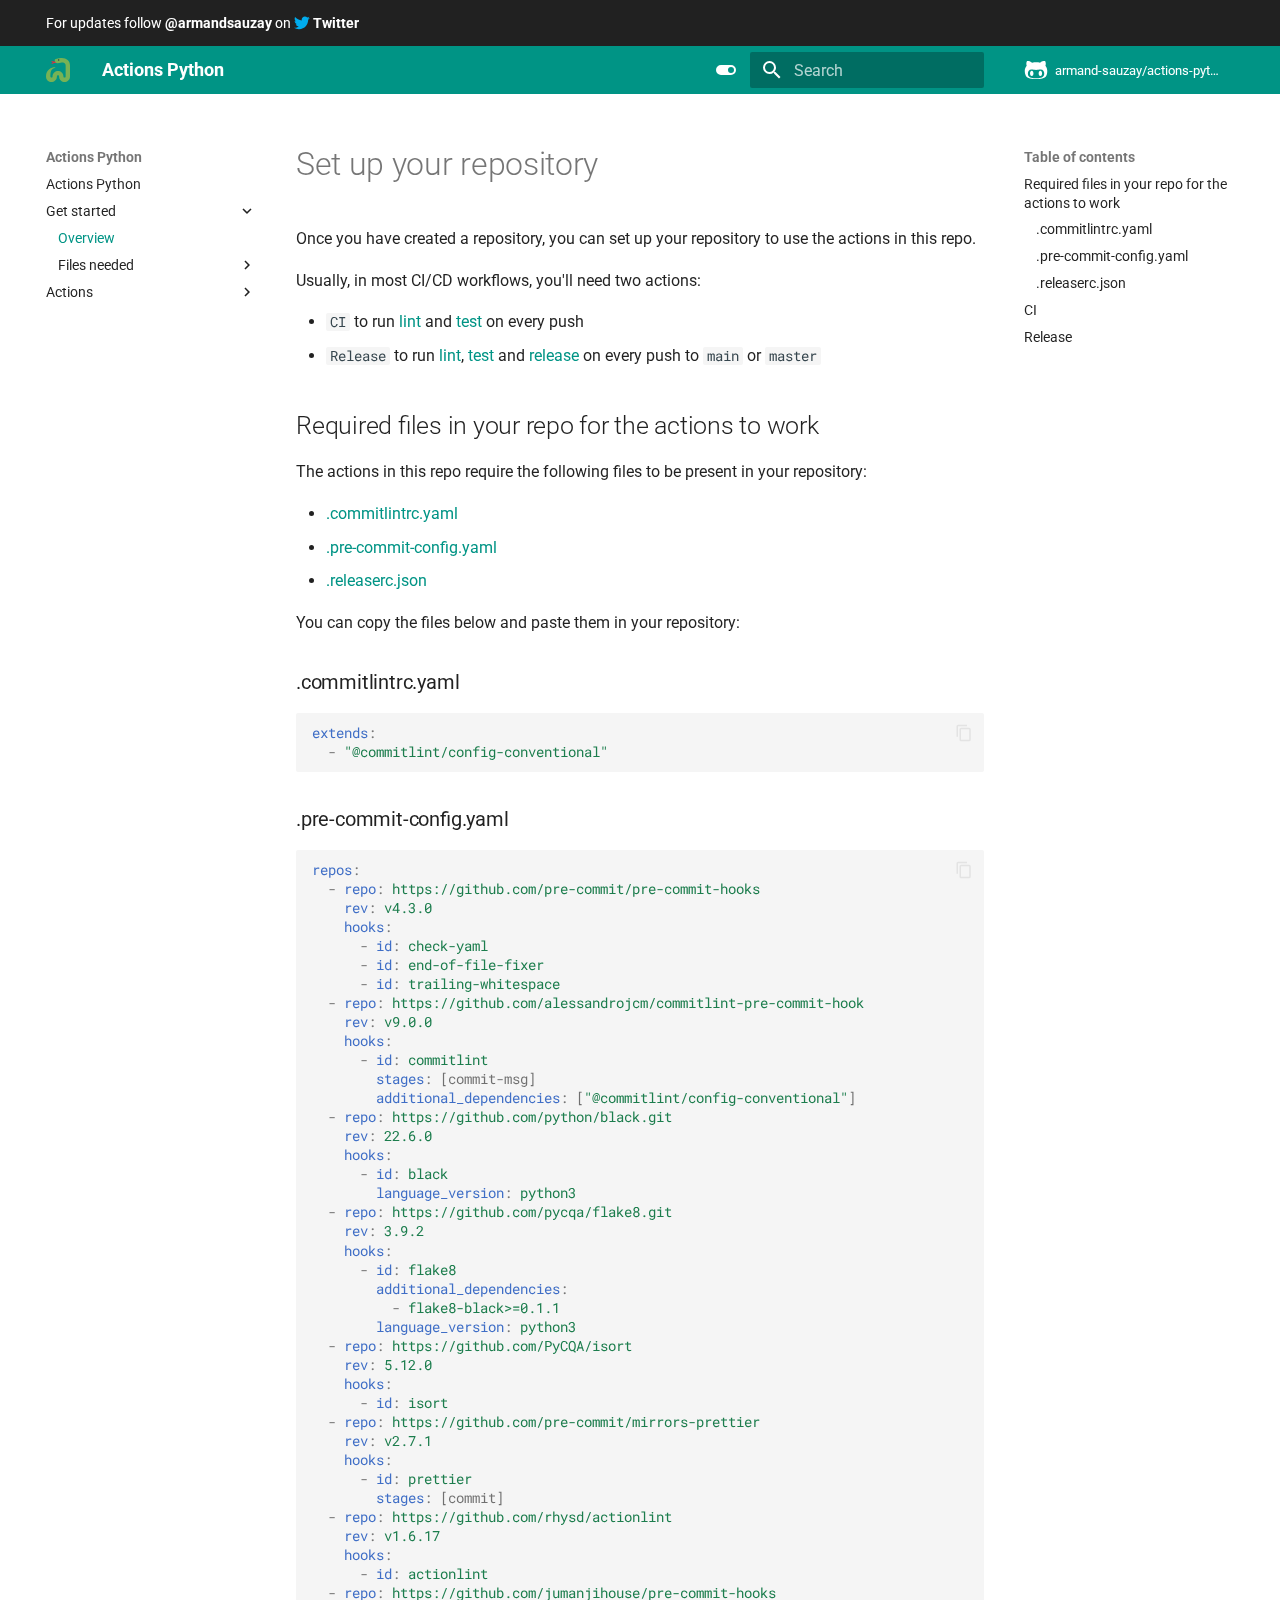
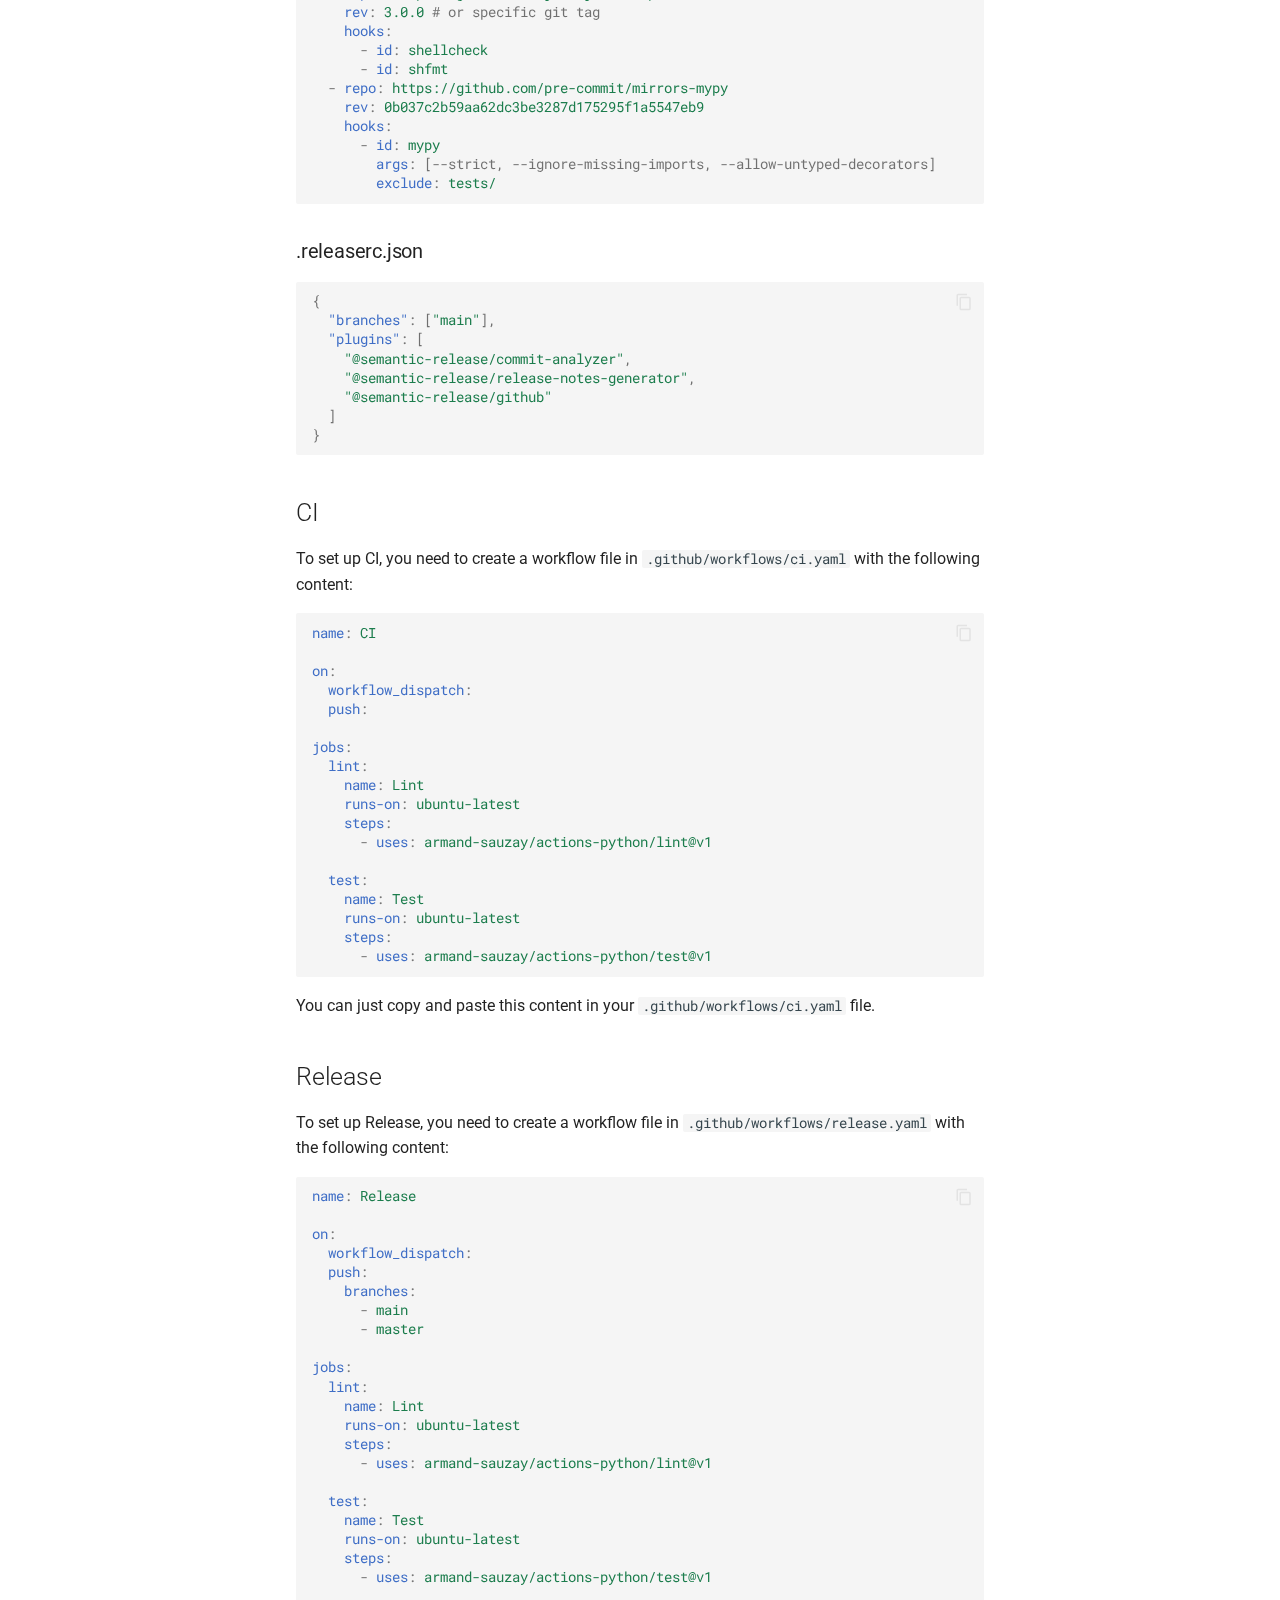
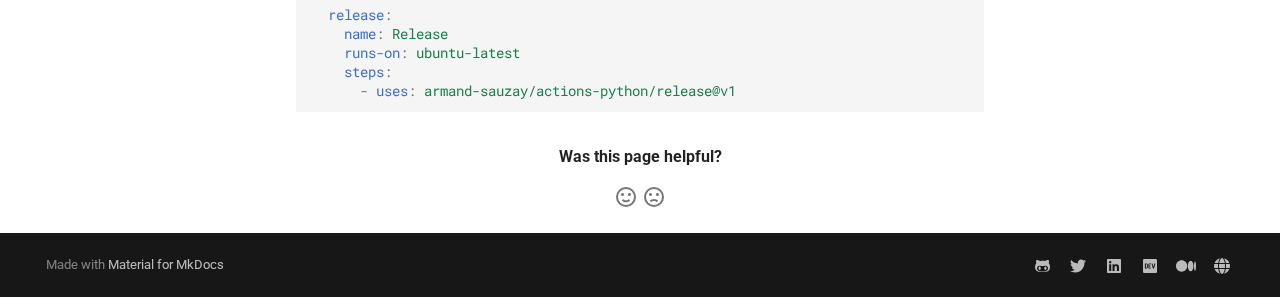
<file: setup/index.html>
<!doctype html>
<html lang="en" class="no-js">
  <head>
    
      <meta charset="utf-8">
      <meta name="viewport" content="width=device-width,initial-scale=1">
      
      
      
      
        <link rel="prev" href="..">
      
      
        <link rel="next" href="../files/commitlintrc/">
      
      
      <link rel="icon" href="../favicon.svg">
      <meta name="generator" content="mkdocs-1.6.1, mkdocs-material-9.5.49">
    
    
      
        <title>Overview - Actions Python</title>
      
    
    
      <link rel="stylesheet" href="../assets/stylesheets/main.6f8fc17f.min.css">
      
        
        <link rel="stylesheet" href="../assets/stylesheets/palette.06af60db.min.css">
      
      


    
    
      
    
    
      
        
        
        <link rel="preconnect" href="https://fonts.gstatic.com" crossorigin>
        <link rel="stylesheet" href="https://fonts.googleapis.com/css?family=Roboto:300,300i,400,400i,700,700i%7CRoboto+Mono:400,400i,700,700i&display=fallback">
        <style>:root{--md-text-font:"Roboto";--md-code-font:"Roboto Mono"}</style>
      
    
    
      <link rel="stylesheet" href="../css/extra.css">
    
    <script>__md_scope=new URL("..",location),__md_hash=e=>[...e].reduce(((e,_)=>(e<<5)-e+_.charCodeAt(0)),0),__md_get=(e,_=localStorage,t=__md_scope)=>JSON.parse(_.getItem(t.pathname+"."+e)),__md_set=(e,_,t=localStorage,a=__md_scope)=>{try{t.setItem(a.pathname+"."+e,JSON.stringify(_))}catch(e){}}</script>
    
      
  


  
  

<script id="__analytics">function __md_analytics(){function e(){dataLayer.push(arguments)}window.dataLayer=window.dataLayer||[],e("js",new Date),e("config","G-JJWRNMYPFH"),document.addEventListener("DOMContentLoaded",(function(){document.forms.search&&document.forms.search.query.addEventListener("blur",(function(){this.value&&e("event","search",{search_term:this.value})}));document$.subscribe((function(){var t=document.forms.feedback;if(void 0!==t)for(var a of t.querySelectorAll("[type=submit]"))a.addEventListener("click",(function(a){a.preventDefault();var n=document.location.pathname,d=this.getAttribute("data-md-value");e("event","feedback",{page:n,data:d}),t.firstElementChild.disabled=!0;var r=t.querySelector(".md-feedback__note [data-md-value='"+d+"']");r&&(r.hidden=!1)})),t.hidden=!1})),location$.subscribe((function(t){e("config","G-JJWRNMYPFH",{page_path:t.pathname})}))}));var t=document.createElement("script");t.async=!0,t.src="https://www.googletagmanager.com/gtag/js?id=G-JJWRNMYPFH",document.getElementById("__analytics").insertAdjacentElement("afterEnd",t)}</script>
  
    <script>"undefined"!=typeof __md_analytics&&__md_analytics()</script>
  

    
    
    
  </head>
  
  
    
    
      
    
    
    
    
    <body dir="ltr" data-md-color-scheme="default" data-md-color-primary="teal" data-md-color-accent="deep-orange">
  
    
    <input class="md-toggle" data-md-toggle="drawer" type="checkbox" id="__drawer" autocomplete="off">
    <input class="md-toggle" data-md-toggle="search" type="checkbox" id="__search" autocomplete="off">
    <label class="md-overlay" for="__drawer"></label>
    <div data-md-component="skip">
      
        
        <a href="#set-up-your-repository" class="md-skip">
          Skip to content
        </a>
      
    </div>
    <div data-md-component="announce">
      
        <aside class="md-banner">
          <div class="md-banner__inner md-grid md-typeset">
            
            
<div class="announce">
  <a href="https://twitter.com/armandsauzay" class="announce-link">
    For updates follow
    <strong>@armandsauzay</strong>
    on
    <span class="twemoji twitter">
      <svg xmlns="http://www.w3.org/2000/svg" viewBox="0 0 512 512"><!--! Font Awesome Free 6.7.1 by @fontawesome - https://fontawesome.com License - https://fontawesome.com/license/free (Icons: CC BY 4.0, Fonts: SIL OFL 1.1, Code: MIT License) Copyright 2024 Fonticons, Inc.--><path d="M459.37 151.716c.325 4.548.325 9.097.325 13.645 0 138.72-105.583 298.558-298.558 298.558-59.452 0-114.68-17.219-161.137-47.106 8.447.974 16.568 1.299 25.34 1.299 49.055 0 94.213-16.568 130.274-44.832-46.132-.975-84.792-31.188-98.112-72.772 6.498.974 12.995 1.624 19.818 1.624 9.421 0 18.843-1.3 27.614-3.573-48.081-9.747-84.143-51.98-84.143-102.985v-1.299c13.969 7.797 30.214 12.67 47.431 13.319-28.264-18.843-46.781-51.005-46.781-87.391 0-19.492 5.197-37.36 14.294-52.954 51.655 63.675 129.3 105.258 216.365 109.807-1.624-7.797-2.599-15.918-2.599-24.04 0-57.828 46.782-104.934 104.934-104.934 30.213 0 57.502 12.67 76.67 33.137 23.715-4.548 46.456-13.32 66.599-25.34-7.798 24.366-24.366 44.833-46.132 57.827 21.117-2.273 41.584-8.122 60.426-16.243-14.292 20.791-32.161 39.308-52.628 54.253"/></svg>
    </span>
    <strong>Twitter</strong>
  </a>
</div>


          </div>
          
        </aside>
      
    </div>
    
    
      

  

<header class="md-header md-header--shadow" data-md-component="header">
  <nav class="md-header__inner md-grid" aria-label="Header">
    <a href=".." title="Actions Python" class="md-header__button md-logo" aria-label="Actions Python" data-md-component="logo">
      
  <img src="../favicon.svg" alt="logo">

    </a>
    <label class="md-header__button md-icon" for="__drawer">
      
      <svg xmlns="http://www.w3.org/2000/svg" viewBox="0 0 24 24"><path d="M3 6h18v2H3zm0 5h18v2H3zm0 5h18v2H3z"/></svg>
    </label>
    <div class="md-header__title" data-md-component="header-title">
      <div class="md-header__ellipsis">
        <div class="md-header__topic">
          <span class="md-ellipsis">
            Actions Python
          </span>
        </div>
        <div class="md-header__topic" data-md-component="header-topic">
          <span class="md-ellipsis">
            
              Overview
            
          </span>
        </div>
      </div>
    </div>
    
      
        <form class="md-header__option" data-md-component="palette">
  
    
    
    
    <input class="md-option" data-md-color-media="(prefers-color-scheme: light)" data-md-color-scheme="default" data-md-color-primary="teal" data-md-color-accent="deep-orange"  aria-label="Switch to light mode"  type="radio" name="__palette" id="__palette_0">
    
      <label class="md-header__button md-icon" title="Switch to light mode" for="__palette_1" hidden>
        <svg xmlns="http://www.w3.org/2000/svg" viewBox="0 0 24 24"><path d="M17 7H7a5 5 0 0 0-5 5 5 5 0 0 0 5 5h10a5 5 0 0 0 5-5 5 5 0 0 0-5-5m0 8a3 3 0 0 1-3-3 3 3 0 0 1 3-3 3 3 0 0 1 3 3 3 3 0 0 1-3 3"/></svg>
      </label>
    
  
    
    
    
    <input class="md-option" data-md-color-media="(prefers-color-scheme: dark)" data-md-color-scheme="slate" data-md-color-primary="teal" data-md-color-accent="deep-orange"  aria-label="Switch to dark mode"  type="radio" name="__palette" id="__palette_1">
    
      <label class="md-header__button md-icon" title="Switch to dark mode" for="__palette_0" hidden>
        <svg xmlns="http://www.w3.org/2000/svg" viewBox="0 0 24 24"><path d="M12 2a7 7 0 0 1 7 7c0 2.38-1.19 4.47-3 5.74V17a1 1 0 0 1-1 1H9a1 1 0 0 1-1-1v-2.26C6.19 13.47 5 11.38 5 9a7 7 0 0 1 7-7M9 21v-1h6v1a1 1 0 0 1-1 1h-4a1 1 0 0 1-1-1m3-17a5 5 0 0 0-5 5c0 2.05 1.23 3.81 3 4.58V16h4v-2.42c1.77-.77 3-2.53 3-4.58a5 5 0 0 0-5-5"/></svg>
      </label>
    
  
</form>
      
    
    
      <script>var palette=__md_get("__palette");if(palette&&palette.color){if("(prefers-color-scheme)"===palette.color.media){var media=matchMedia("(prefers-color-scheme: light)"),input=document.querySelector(media.matches?"[data-md-color-media='(prefers-color-scheme: light)']":"[data-md-color-media='(prefers-color-scheme: dark)']");palette.color.media=input.getAttribute("data-md-color-media"),palette.color.scheme=input.getAttribute("data-md-color-scheme"),palette.color.primary=input.getAttribute("data-md-color-primary"),palette.color.accent=input.getAttribute("data-md-color-accent")}for(var[key,value]of Object.entries(palette.color))document.body.setAttribute("data-md-color-"+key,value)}</script>
    
    
    
      <label class="md-header__button md-icon" for="__search">
        
        <svg xmlns="http://www.w3.org/2000/svg" viewBox="0 0 24 24"><path d="M9.5 3A6.5 6.5 0 0 1 16 9.5c0 1.61-.59 3.09-1.56 4.23l.27.27h.79l5 5-1.5 1.5-5-5v-.79l-.27-.27A6.52 6.52 0 0 1 9.5 16 6.5 6.5 0 0 1 3 9.5 6.5 6.5 0 0 1 9.5 3m0 2C7 5 5 7 5 9.5S7 14 9.5 14 14 12 14 9.5 12 5 9.5 5"/></svg>
      </label>
      <div class="md-search" data-md-component="search" role="dialog">
  <label class="md-search__overlay" for="__search"></label>
  <div class="md-search__inner" role="search">
    <form class="md-search__form" name="search">
      <input type="text" class="md-search__input" name="query" aria-label="Search" placeholder="Search" autocapitalize="off" autocorrect="off" autocomplete="off" spellcheck="false" data-md-component="search-query" required>
      <label class="md-search__icon md-icon" for="__search">
        
        <svg xmlns="http://www.w3.org/2000/svg" viewBox="0 0 24 24"><path d="M9.5 3A6.5 6.5 0 0 1 16 9.5c0 1.61-.59 3.09-1.56 4.23l.27.27h.79l5 5-1.5 1.5-5-5v-.79l-.27-.27A6.52 6.52 0 0 1 9.5 16 6.5 6.5 0 0 1 3 9.5 6.5 6.5 0 0 1 9.5 3m0 2C7 5 5 7 5 9.5S7 14 9.5 14 14 12 14 9.5 12 5 9.5 5"/></svg>
        
        <svg xmlns="http://www.w3.org/2000/svg" viewBox="0 0 24 24"><path d="M20 11v2H8l5.5 5.5-1.42 1.42L4.16 12l7.92-7.92L13.5 5.5 8 11z"/></svg>
      </label>
      <nav class="md-search__options" aria-label="Search">
        
        <button type="reset" class="md-search__icon md-icon" title="Clear" aria-label="Clear" tabindex="-1">
          
          <svg xmlns="http://www.w3.org/2000/svg" viewBox="0 0 24 24"><path d="M19 6.41 17.59 5 12 10.59 6.41 5 5 6.41 10.59 12 5 17.59 6.41 19 12 13.41 17.59 19 19 17.59 13.41 12z"/></svg>
        </button>
      </nav>
      
        <div class="md-search__suggest" data-md-component="search-suggest"></div>
      
    </form>
    <div class="md-search__output">
      <div class="md-search__scrollwrap" tabindex="0" data-md-scrollfix>
        <div class="md-search-result" data-md-component="search-result">
          <div class="md-search-result__meta">
            Initializing search
          </div>
          <ol class="md-search-result__list" role="presentation"></ol>
        </div>
      </div>
    </div>
  </div>
</div>
    
    
      <div class="md-header__source">
        <a href="https://github.com/armand-sauzay/actions-python" title="Go to repository" class="md-source" data-md-component="source">
  <div class="md-source__icon md-icon">
    
    <svg xmlns="http://www.w3.org/2000/svg" viewBox="0 0 480 512"><!--! Font Awesome Free 6.7.1 by @fontawesome - https://fontawesome.com License - https://fontawesome.com/license/free (Icons: CC BY 4.0, Fonts: SIL OFL 1.1, Code: MIT License) Copyright 2024 Fonticons, Inc.--><path d="M186.1 328.7c0 20.9-10.9 55.1-36.7 55.1s-36.7-34.2-36.7-55.1 10.9-55.1 36.7-55.1 36.7 34.2 36.7 55.1M480 278.2c0 31.9-3.2 65.7-17.5 95-37.9 76.6-142.1 74.8-216.7 74.8-75.8 0-186.2 2.7-225.6-74.8-14.6-29-20.2-63.1-20.2-95 0-41.9 13.9-81.5 41.5-113.6-5.2-15.8-7.7-32.4-7.7-48.8 0-21.5 4.9-32.3 14.6-51.8 45.3 0 74.3 9 108.8 36 29-6.9 58.8-10 88.7-10 27 0 54.2 2.9 80.4 9.2 34-26.7 63-35.2 107.8-35.2 9.8 19.5 14.6 30.3 14.6 51.8 0 16.4-2.6 32.7-7.7 48.2 27.5 32.4 39 72.3 39 114.2m-64.3 50.5c0-43.9-26.7-82.6-73.5-82.6-18.9 0-37 3.4-56 6-14.9 2.3-29.8 3.2-45.1 3.2-15.2 0-30.1-.9-45.1-3.2-18.7-2.6-37-6-56-6-46.8 0-73.5 38.7-73.5 82.6 0 87.8 80.4 101.3 150.4 101.3h48.2c70.3 0 150.6-13.4 150.6-101.3m-82.6-55.1c-25.8 0-36.7 34.2-36.7 55.1s10.9 55.1 36.7 55.1 36.7-34.2 36.7-55.1-10.9-55.1-36.7-55.1"/></svg>
  </div>
  <div class="md-source__repository">
    armand-sauzay/actions-python
  </div>
</a>
      </div>
    
  </nav>
  
</header>
    
    <div class="md-container" data-md-component="container">
      
      
        
          
        
      
      <main class="md-main" data-md-component="main">
        <div class="md-main__inner md-grid">
          
            
              
              <div class="md-sidebar md-sidebar--primary" data-md-component="sidebar" data-md-type="navigation" >
                <div class="md-sidebar__scrollwrap">
                  <div class="md-sidebar__inner">
                    



<nav class="md-nav md-nav--primary" aria-label="Navigation" data-md-level="0">
  <label class="md-nav__title" for="__drawer">
    <a href=".." title="Actions Python" class="md-nav__button md-logo" aria-label="Actions Python" data-md-component="logo">
      
  <img src="../favicon.svg" alt="logo">

    </a>
    Actions Python
  </label>
  
    <div class="md-nav__source">
      <a href="https://github.com/armand-sauzay/actions-python" title="Go to repository" class="md-source" data-md-component="source">
  <div class="md-source__icon md-icon">
    
    <svg xmlns="http://www.w3.org/2000/svg" viewBox="0 0 480 512"><!--! Font Awesome Free 6.7.1 by @fontawesome - https://fontawesome.com License - https://fontawesome.com/license/free (Icons: CC BY 4.0, Fonts: SIL OFL 1.1, Code: MIT License) Copyright 2024 Fonticons, Inc.--><path d="M186.1 328.7c0 20.9-10.9 55.1-36.7 55.1s-36.7-34.2-36.7-55.1 10.9-55.1 36.7-55.1 36.7 34.2 36.7 55.1M480 278.2c0 31.9-3.2 65.7-17.5 95-37.9 76.6-142.1 74.8-216.7 74.8-75.8 0-186.2 2.7-225.6-74.8-14.6-29-20.2-63.1-20.2-95 0-41.9 13.9-81.5 41.5-113.6-5.2-15.8-7.7-32.4-7.7-48.8 0-21.5 4.9-32.3 14.6-51.8 45.3 0 74.3 9 108.8 36 29-6.9 58.8-10 88.7-10 27 0 54.2 2.9 80.4 9.2 34-26.7 63-35.2 107.8-35.2 9.8 19.5 14.6 30.3 14.6 51.8 0 16.4-2.6 32.7-7.7 48.2 27.5 32.4 39 72.3 39 114.2m-64.3 50.5c0-43.9-26.7-82.6-73.5-82.6-18.9 0-37 3.4-56 6-14.9 2.3-29.8 3.2-45.1 3.2-15.2 0-30.1-.9-45.1-3.2-18.7-2.6-37-6-56-6-46.8 0-73.5 38.7-73.5 82.6 0 87.8 80.4 101.3 150.4 101.3h48.2c70.3 0 150.6-13.4 150.6-101.3m-82.6-55.1c-25.8 0-36.7 34.2-36.7 55.1s10.9 55.1 36.7 55.1 36.7-34.2 36.7-55.1-10.9-55.1-36.7-55.1"/></svg>
  </div>
  <div class="md-source__repository">
    armand-sauzay/actions-python
  </div>
</a>
    </div>
  
  <ul class="md-nav__list" data-md-scrollfix>
    
      
      
  
  
  
  
    <li class="md-nav__item">
      <a href=".." class="md-nav__link">
        
  
  <span class="md-ellipsis">
    Actions Python
  </span>
  

      </a>
    </li>
  

    
      
      
  
  
    
  
  
  
    
    
    
    
    <li class="md-nav__item md-nav__item--active md-nav__item--nested">
      
        
        
        <input class="md-nav__toggle md-toggle " type="checkbox" id="__nav_2" checked>
        
          
          <label class="md-nav__link" for="__nav_2" id="__nav_2_label" tabindex="0">
            
  
  <span class="md-ellipsis">
    Get started
  </span>
  

            <span class="md-nav__icon md-icon"></span>
          </label>
        
        <nav class="md-nav" data-md-level="1" aria-labelledby="__nav_2_label" aria-expanded="true">
          <label class="md-nav__title" for="__nav_2">
            <span class="md-nav__icon md-icon"></span>
            Get started
          </label>
          <ul class="md-nav__list" data-md-scrollfix>
            
              
                
  
  
    
  
  
  
    <li class="md-nav__item md-nav__item--active">
      
      <input class="md-nav__toggle md-toggle" type="checkbox" id="__toc">
      
      
        
      
      
        <label class="md-nav__link md-nav__link--active" for="__toc">
          
  
  <span class="md-ellipsis">
    Overview
  </span>
  

          <span class="md-nav__icon md-icon"></span>
        </label>
      
      <a href="./" class="md-nav__link md-nav__link--active">
        
  
  <span class="md-ellipsis">
    Overview
  </span>
  

      </a>
      
        

<nav class="md-nav md-nav--secondary" aria-label="Table of contents">
  
  
  
    
  
  
    <label class="md-nav__title" for="__toc">
      <span class="md-nav__icon md-icon"></span>
      Table of contents
    </label>
    <ul class="md-nav__list" data-md-component="toc" data-md-scrollfix>
      
        <li class="md-nav__item">
  <a href="#required-files-in-your-repo-for-the-actions-to-work" class="md-nav__link">
    <span class="md-ellipsis">
      Required files in your repo for the actions to work
    </span>
  </a>
  
    <nav class="md-nav" aria-label="Required files in your repo for the actions to work">
      <ul class="md-nav__list">
        
          <li class="md-nav__item">
  <a href="#commitlintrcyaml" class="md-nav__link">
    <span class="md-ellipsis">
      .commitlintrc.yaml
    </span>
  </a>
  
</li>
        
          <li class="md-nav__item">
  <a href="#pre-commit-configyaml" class="md-nav__link">
    <span class="md-ellipsis">
      .pre-commit-config.yaml
    </span>
  </a>
  
</li>
        
          <li class="md-nav__item">
  <a href="#releasercjson" class="md-nav__link">
    <span class="md-ellipsis">
      .releaserc.json
    </span>
  </a>
  
</li>
        
      </ul>
    </nav>
  
</li>
      
        <li class="md-nav__item">
  <a href="#ci" class="md-nav__link">
    <span class="md-ellipsis">
      CI
    </span>
  </a>
  
</li>
      
        <li class="md-nav__item">
  <a href="#release" class="md-nav__link">
    <span class="md-ellipsis">
      Release
    </span>
  </a>
  
</li>
      
    </ul>
  
</nav>
      
    </li>
  

              
            
              
                
  
  
  
  
    
    
    
    
    <li class="md-nav__item md-nav__item--nested">
      
        
        
        <input class="md-nav__toggle md-toggle " type="checkbox" id="__nav_2_2" >
        
          
          <label class="md-nav__link" for="__nav_2_2" id="__nav_2_2_label" tabindex="0">
            
  
  <span class="md-ellipsis">
    Files needed
  </span>
  

            <span class="md-nav__icon md-icon"></span>
          </label>
        
        <nav class="md-nav" data-md-level="2" aria-labelledby="__nav_2_2_label" aria-expanded="false">
          <label class="md-nav__title" for="__nav_2_2">
            <span class="md-nav__icon md-icon"></span>
            Files needed
          </label>
          <ul class="md-nav__list" data-md-scrollfix>
            
              
                
  
  
  
  
    <li class="md-nav__item">
      <a href="../files/commitlintrc/" class="md-nav__link">
        
  
  <span class="md-ellipsis">
    .commitlintrc.yaml
  </span>
  

      </a>
    </li>
  

              
            
              
                
  
  
  
  
    <li class="md-nav__item">
      <a href="../files/pre-commit-config/" class="md-nav__link">
        
  
  <span class="md-ellipsis">
    .pre-commit-config.yaml
  </span>
  

      </a>
    </li>
  

              
            
              
                
  
  
  
  
    <li class="md-nav__item">
      <a href="../files/releaserc/" class="md-nav__link">
        
  
  <span class="md-ellipsis">
    .releaserc.json
  </span>
  

      </a>
    </li>
  

              
            
          </ul>
        </nav>
      
    </li>
  

              
            
          </ul>
        </nav>
      
    </li>
  

    
      
      
  
  
  
  
    
    
    
    
    <li class="md-nav__item md-nav__item--nested">
      
        
        
        <input class="md-nav__toggle md-toggle " type="checkbox" id="__nav_3" >
        
          
          <label class="md-nav__link" for="__nav_3" id="__nav_3_label" tabindex="0">
            
  
  <span class="md-ellipsis">
    Actions
  </span>
  

            <span class="md-nav__icon md-icon"></span>
          </label>
        
        <nav class="md-nav" data-md-level="1" aria-labelledby="__nav_3_label" aria-expanded="false">
          <label class="md-nav__title" for="__nav_3">
            <span class="md-nav__icon md-icon"></span>
            Actions
          </label>
          <ul class="md-nav__list" data-md-scrollfix>
            
              
                
  
  
  
  
    <li class="md-nav__item">
      <a href="../actions/lint/" class="md-nav__link">
        
  
  <span class="md-ellipsis">
    Lint
  </span>
  

      </a>
    </li>
  

              
            
              
                
  
  
  
  
    <li class="md-nav__item">
      <a href="../actions/test/" class="md-nav__link">
        
  
  <span class="md-ellipsis">
    Test
  </span>
  

      </a>
    </li>
  

              
            
              
                
  
  
  
  
    <li class="md-nav__item">
      <a href="../actions/release/" class="md-nav__link">
        
  
  <span class="md-ellipsis">
    Release
  </span>
  

      </a>
    </li>
  

              
            
          </ul>
        </nav>
      
    </li>
  

    
  </ul>
</nav>
                  </div>
                </div>
              </div>
            
            
              
              <div class="md-sidebar md-sidebar--secondary" data-md-component="sidebar" data-md-type="toc" >
                <div class="md-sidebar__scrollwrap">
                  <div class="md-sidebar__inner">
                    

<nav class="md-nav md-nav--secondary" aria-label="Table of contents">
  
  
  
    
  
  
    <label class="md-nav__title" for="__toc">
      <span class="md-nav__icon md-icon"></span>
      Table of contents
    </label>
    <ul class="md-nav__list" data-md-component="toc" data-md-scrollfix>
      
        <li class="md-nav__item">
  <a href="#required-files-in-your-repo-for-the-actions-to-work" class="md-nav__link">
    <span class="md-ellipsis">
      Required files in your repo for the actions to work
    </span>
  </a>
  
    <nav class="md-nav" aria-label="Required files in your repo for the actions to work">
      <ul class="md-nav__list">
        
          <li class="md-nav__item">
  <a href="#commitlintrcyaml" class="md-nav__link">
    <span class="md-ellipsis">
      .commitlintrc.yaml
    </span>
  </a>
  
</li>
        
          <li class="md-nav__item">
  <a href="#pre-commit-configyaml" class="md-nav__link">
    <span class="md-ellipsis">
      .pre-commit-config.yaml
    </span>
  </a>
  
</li>
        
          <li class="md-nav__item">
  <a href="#releasercjson" class="md-nav__link">
    <span class="md-ellipsis">
      .releaserc.json
    </span>
  </a>
  
</li>
        
      </ul>
    </nav>
  
</li>
      
        <li class="md-nav__item">
  <a href="#ci" class="md-nav__link">
    <span class="md-ellipsis">
      CI
    </span>
  </a>
  
</li>
      
        <li class="md-nav__item">
  <a href="#release" class="md-nav__link">
    <span class="md-ellipsis">
      Release
    </span>
  </a>
  
</li>
      
    </ul>
  
</nav>
                  </div>
                </div>
              </div>
            
          
          
            <div class="md-content" data-md-component="content">
              <article class="md-content__inner md-typeset">
                
                  

  
  


<h1 id="set-up-your-repository">Set up your repository<a class="headerlink" href="#set-up-your-repository" title="Permanent link">&para;</a></h1>
<p>Once you have created a repository, you can set up your repository to use the actions in this repo.</p>
<p>Usually, in most CI/CD workflows, you'll need two actions:</p>
<ul>
<li><code>CI</code> to run <a href="../actions/lint/">lint</a> and <a href="../actions/test/">test</a> on every push</li>
<li><code>Release</code> to run <a href="../actions/lint/">lint</a>, <a href="../actions/test/">test</a> and <a href="../actions/release/">release</a> on every push to <code>main</code> or <code>master</code></li>
</ul>
<h2 id="required-files-in-your-repo-for-the-actions-to-work">Required files in your repo for the actions to work<a class="headerlink" href="#required-files-in-your-repo-for-the-actions-to-work" title="Permanent link">&para;</a></h2>
<p>The actions in this repo require the following files to be present in your repository:</p>
<ul>
<li><a href="#commitlintrcyaml">.commitlintrc.yaml</a></li>
<li><a href="#pre-commit-configyaml">.pre-commit-config.yaml</a></li>
<li><a href="#releasercjson">.releaserc.json</a></li>
</ul>
<p>You can copy the files below and paste them in your repository:</p>
<h3 id="commitlintrcyaml">.commitlintrc.yaml<a class="headerlink" href="#commitlintrcyaml" title="Permanent link">&para;</a></h3>
<div class="language-yaml highlight"><pre><span></span><code><span id="__span-0-1"><a id="__codelineno-0-1" name="__codelineno-0-1" href="#__codelineno-0-1"></a><span class="nt">extends</span><span class="p">:</span>
</span><span id="__span-0-2"><a id="__codelineno-0-2" name="__codelineno-0-2" href="#__codelineno-0-2"></a><span class="w">  </span><span class="p p-Indicator">-</span><span class="w"> </span><span class="s">&quot;@commitlint/config-conventional&quot;</span>
</span></code></pre></div>
<h3 id="pre-commit-configyaml">.pre-commit-config.yaml<a class="headerlink" href="#pre-commit-configyaml" title="Permanent link">&para;</a></h3>
<div class="language-yaml highlight"><pre><span></span><code><span id="__span-1-1"><a id="__codelineno-1-1" name="__codelineno-1-1" href="#__codelineno-1-1"></a><span class="nt">repos</span><span class="p">:</span>
</span><span id="__span-1-2"><a id="__codelineno-1-2" name="__codelineno-1-2" href="#__codelineno-1-2"></a><span class="w">  </span><span class="p p-Indicator">-</span><span class="w"> </span><span class="nt">repo</span><span class="p">:</span><span class="w"> </span><span class="l l-Scalar l-Scalar-Plain">https://github.com/pre-commit/pre-commit-hooks</span>
</span><span id="__span-1-3"><a id="__codelineno-1-3" name="__codelineno-1-3" href="#__codelineno-1-3"></a><span class="w">    </span><span class="nt">rev</span><span class="p">:</span><span class="w"> </span><span class="l l-Scalar l-Scalar-Plain">v4.3.0</span>
</span><span id="__span-1-4"><a id="__codelineno-1-4" name="__codelineno-1-4" href="#__codelineno-1-4"></a><span class="w">    </span><span class="nt">hooks</span><span class="p">:</span>
</span><span id="__span-1-5"><a id="__codelineno-1-5" name="__codelineno-1-5" href="#__codelineno-1-5"></a><span class="w">      </span><span class="p p-Indicator">-</span><span class="w"> </span><span class="nt">id</span><span class="p">:</span><span class="w"> </span><span class="l l-Scalar l-Scalar-Plain">check-yaml</span>
</span><span id="__span-1-6"><a id="__codelineno-1-6" name="__codelineno-1-6" href="#__codelineno-1-6"></a><span class="w">      </span><span class="p p-Indicator">-</span><span class="w"> </span><span class="nt">id</span><span class="p">:</span><span class="w"> </span><span class="l l-Scalar l-Scalar-Plain">end-of-file-fixer</span>
</span><span id="__span-1-7"><a id="__codelineno-1-7" name="__codelineno-1-7" href="#__codelineno-1-7"></a><span class="w">      </span><span class="p p-Indicator">-</span><span class="w"> </span><span class="nt">id</span><span class="p">:</span><span class="w"> </span><span class="l l-Scalar l-Scalar-Plain">trailing-whitespace</span>
</span><span id="__span-1-8"><a id="__codelineno-1-8" name="__codelineno-1-8" href="#__codelineno-1-8"></a><span class="w">  </span><span class="p p-Indicator">-</span><span class="w"> </span><span class="nt">repo</span><span class="p">:</span><span class="w"> </span><span class="l l-Scalar l-Scalar-Plain">https://github.com/alessandrojcm/commitlint-pre-commit-hook</span>
</span><span id="__span-1-9"><a id="__codelineno-1-9" name="__codelineno-1-9" href="#__codelineno-1-9"></a><span class="w">    </span><span class="nt">rev</span><span class="p">:</span><span class="w"> </span><span class="l l-Scalar l-Scalar-Plain">v9.0.0</span>
</span><span id="__span-1-10"><a id="__codelineno-1-10" name="__codelineno-1-10" href="#__codelineno-1-10"></a><span class="w">    </span><span class="nt">hooks</span><span class="p">:</span>
</span><span id="__span-1-11"><a id="__codelineno-1-11" name="__codelineno-1-11" href="#__codelineno-1-11"></a><span class="w">      </span><span class="p p-Indicator">-</span><span class="w"> </span><span class="nt">id</span><span class="p">:</span><span class="w"> </span><span class="l l-Scalar l-Scalar-Plain">commitlint</span>
</span><span id="__span-1-12"><a id="__codelineno-1-12" name="__codelineno-1-12" href="#__codelineno-1-12"></a><span class="w">        </span><span class="nt">stages</span><span class="p">:</span><span class="w"> </span><span class="p p-Indicator">[</span><span class="nv">commit-msg</span><span class="p p-Indicator">]</span>
</span><span id="__span-1-13"><a id="__codelineno-1-13" name="__codelineno-1-13" href="#__codelineno-1-13"></a><span class="w">        </span><span class="nt">additional_dependencies</span><span class="p">:</span><span class="w"> </span><span class="p p-Indicator">[</span><span class="s">&quot;@commitlint/config-conventional&quot;</span><span class="p p-Indicator">]</span>
</span><span id="__span-1-14"><a id="__codelineno-1-14" name="__codelineno-1-14" href="#__codelineno-1-14"></a><span class="w">  </span><span class="p p-Indicator">-</span><span class="w"> </span><span class="nt">repo</span><span class="p">:</span><span class="w"> </span><span class="l l-Scalar l-Scalar-Plain">https://github.com/python/black.git</span>
</span><span id="__span-1-15"><a id="__codelineno-1-15" name="__codelineno-1-15" href="#__codelineno-1-15"></a><span class="w">    </span><span class="nt">rev</span><span class="p">:</span><span class="w"> </span><span class="l l-Scalar l-Scalar-Plain">22.6.0</span>
</span><span id="__span-1-16"><a id="__codelineno-1-16" name="__codelineno-1-16" href="#__codelineno-1-16"></a><span class="w">    </span><span class="nt">hooks</span><span class="p">:</span>
</span><span id="__span-1-17"><a id="__codelineno-1-17" name="__codelineno-1-17" href="#__codelineno-1-17"></a><span class="w">      </span><span class="p p-Indicator">-</span><span class="w"> </span><span class="nt">id</span><span class="p">:</span><span class="w"> </span><span class="l l-Scalar l-Scalar-Plain">black</span>
</span><span id="__span-1-18"><a id="__codelineno-1-18" name="__codelineno-1-18" href="#__codelineno-1-18"></a><span class="w">        </span><span class="nt">language_version</span><span class="p">:</span><span class="w"> </span><span class="l l-Scalar l-Scalar-Plain">python3</span>
</span><span id="__span-1-19"><a id="__codelineno-1-19" name="__codelineno-1-19" href="#__codelineno-1-19"></a><span class="w">  </span><span class="p p-Indicator">-</span><span class="w"> </span><span class="nt">repo</span><span class="p">:</span><span class="w"> </span><span class="l l-Scalar l-Scalar-Plain">https://github.com/pycqa/flake8.git</span>
</span><span id="__span-1-20"><a id="__codelineno-1-20" name="__codelineno-1-20" href="#__codelineno-1-20"></a><span class="w">    </span><span class="nt">rev</span><span class="p">:</span><span class="w"> </span><span class="l l-Scalar l-Scalar-Plain">3.9.2</span>
</span><span id="__span-1-21"><a id="__codelineno-1-21" name="__codelineno-1-21" href="#__codelineno-1-21"></a><span class="w">    </span><span class="nt">hooks</span><span class="p">:</span>
</span><span id="__span-1-22"><a id="__codelineno-1-22" name="__codelineno-1-22" href="#__codelineno-1-22"></a><span class="w">      </span><span class="p p-Indicator">-</span><span class="w"> </span><span class="nt">id</span><span class="p">:</span><span class="w"> </span><span class="l l-Scalar l-Scalar-Plain">flake8</span>
</span><span id="__span-1-23"><a id="__codelineno-1-23" name="__codelineno-1-23" href="#__codelineno-1-23"></a><span class="w">        </span><span class="nt">additional_dependencies</span><span class="p">:</span>
</span><span id="__span-1-24"><a id="__codelineno-1-24" name="__codelineno-1-24" href="#__codelineno-1-24"></a><span class="w">          </span><span class="p p-Indicator">-</span><span class="w"> </span><span class="l l-Scalar l-Scalar-Plain">flake8-black&gt;=0.1.1</span>
</span><span id="__span-1-25"><a id="__codelineno-1-25" name="__codelineno-1-25" href="#__codelineno-1-25"></a><span class="w">        </span><span class="nt">language_version</span><span class="p">:</span><span class="w"> </span><span class="l l-Scalar l-Scalar-Plain">python3</span>
</span><span id="__span-1-26"><a id="__codelineno-1-26" name="__codelineno-1-26" href="#__codelineno-1-26"></a><span class="w">  </span><span class="p p-Indicator">-</span><span class="w"> </span><span class="nt">repo</span><span class="p">:</span><span class="w"> </span><span class="l l-Scalar l-Scalar-Plain">https://github.com/PyCQA/isort</span>
</span><span id="__span-1-27"><a id="__codelineno-1-27" name="__codelineno-1-27" href="#__codelineno-1-27"></a><span class="w">    </span><span class="nt">rev</span><span class="p">:</span><span class="w"> </span><span class="l l-Scalar l-Scalar-Plain">5.12.0</span>
</span><span id="__span-1-28"><a id="__codelineno-1-28" name="__codelineno-1-28" href="#__codelineno-1-28"></a><span class="w">    </span><span class="nt">hooks</span><span class="p">:</span>
</span><span id="__span-1-29"><a id="__codelineno-1-29" name="__codelineno-1-29" href="#__codelineno-1-29"></a><span class="w">      </span><span class="p p-Indicator">-</span><span class="w"> </span><span class="nt">id</span><span class="p">:</span><span class="w"> </span><span class="l l-Scalar l-Scalar-Plain">isort</span>
</span><span id="__span-1-30"><a id="__codelineno-1-30" name="__codelineno-1-30" href="#__codelineno-1-30"></a><span class="w">  </span><span class="p p-Indicator">-</span><span class="w"> </span><span class="nt">repo</span><span class="p">:</span><span class="w"> </span><span class="l l-Scalar l-Scalar-Plain">https://github.com/pre-commit/mirrors-prettier</span>
</span><span id="__span-1-31"><a id="__codelineno-1-31" name="__codelineno-1-31" href="#__codelineno-1-31"></a><span class="w">    </span><span class="nt">rev</span><span class="p">:</span><span class="w"> </span><span class="l l-Scalar l-Scalar-Plain">v2.7.1</span>
</span><span id="__span-1-32"><a id="__codelineno-1-32" name="__codelineno-1-32" href="#__codelineno-1-32"></a><span class="w">    </span><span class="nt">hooks</span><span class="p">:</span>
</span><span id="__span-1-33"><a id="__codelineno-1-33" name="__codelineno-1-33" href="#__codelineno-1-33"></a><span class="w">      </span><span class="p p-Indicator">-</span><span class="w"> </span><span class="nt">id</span><span class="p">:</span><span class="w"> </span><span class="l l-Scalar l-Scalar-Plain">prettier</span>
</span><span id="__span-1-34"><a id="__codelineno-1-34" name="__codelineno-1-34" href="#__codelineno-1-34"></a><span class="w">        </span><span class="nt">stages</span><span class="p">:</span><span class="w"> </span><span class="p p-Indicator">[</span><span class="nv">commit</span><span class="p p-Indicator">]</span>
</span><span id="__span-1-35"><a id="__codelineno-1-35" name="__codelineno-1-35" href="#__codelineno-1-35"></a><span class="w">  </span><span class="p p-Indicator">-</span><span class="w"> </span><span class="nt">repo</span><span class="p">:</span><span class="w"> </span><span class="l l-Scalar l-Scalar-Plain">https://github.com/rhysd/actionlint</span>
</span><span id="__span-1-36"><a id="__codelineno-1-36" name="__codelineno-1-36" href="#__codelineno-1-36"></a><span class="w">    </span><span class="nt">rev</span><span class="p">:</span><span class="w"> </span><span class="l l-Scalar l-Scalar-Plain">v1.6.17</span>
</span><span id="__span-1-37"><a id="__codelineno-1-37" name="__codelineno-1-37" href="#__codelineno-1-37"></a><span class="w">    </span><span class="nt">hooks</span><span class="p">:</span>
</span><span id="__span-1-38"><a id="__codelineno-1-38" name="__codelineno-1-38" href="#__codelineno-1-38"></a><span class="w">      </span><span class="p p-Indicator">-</span><span class="w"> </span><span class="nt">id</span><span class="p">:</span><span class="w"> </span><span class="l l-Scalar l-Scalar-Plain">actionlint</span>
</span><span id="__span-1-39"><a id="__codelineno-1-39" name="__codelineno-1-39" href="#__codelineno-1-39"></a><span class="w">  </span><span class="p p-Indicator">-</span><span class="w"> </span><span class="nt">repo</span><span class="p">:</span><span class="w"> </span><span class="l l-Scalar l-Scalar-Plain">https://github.com/jumanjihouse/pre-commit-hooks</span>
</span><span id="__span-1-40"><a id="__codelineno-1-40" name="__codelineno-1-40" href="#__codelineno-1-40"></a><span class="w">    </span><span class="nt">rev</span><span class="p">:</span><span class="w"> </span><span class="l l-Scalar l-Scalar-Plain">3.0.0</span><span class="w"> </span><span class="c1"># or specific git tag</span>
</span><span id="__span-1-41"><a id="__codelineno-1-41" name="__codelineno-1-41" href="#__codelineno-1-41"></a><span class="w">    </span><span class="nt">hooks</span><span class="p">:</span>
</span><span id="__span-1-42"><a id="__codelineno-1-42" name="__codelineno-1-42" href="#__codelineno-1-42"></a><span class="w">      </span><span class="p p-Indicator">-</span><span class="w"> </span><span class="nt">id</span><span class="p">:</span><span class="w"> </span><span class="l l-Scalar l-Scalar-Plain">shellcheck</span>
</span><span id="__span-1-43"><a id="__codelineno-1-43" name="__codelineno-1-43" href="#__codelineno-1-43"></a><span class="w">      </span><span class="p p-Indicator">-</span><span class="w"> </span><span class="nt">id</span><span class="p">:</span><span class="w"> </span><span class="l l-Scalar l-Scalar-Plain">shfmt</span>
</span><span id="__span-1-44"><a id="__codelineno-1-44" name="__codelineno-1-44" href="#__codelineno-1-44"></a><span class="w">  </span><span class="p p-Indicator">-</span><span class="w"> </span><span class="nt">repo</span><span class="p">:</span><span class="w"> </span><span class="l l-Scalar l-Scalar-Plain">https://github.com/pre-commit/mirrors-mypy</span>
</span><span id="__span-1-45"><a id="__codelineno-1-45" name="__codelineno-1-45" href="#__codelineno-1-45"></a><span class="w">    </span><span class="nt">rev</span><span class="p">:</span><span class="w"> </span><span class="l l-Scalar l-Scalar-Plain">0b037c2b59aa62dc3be3287d175295f1a5547eb9</span>
</span><span id="__span-1-46"><a id="__codelineno-1-46" name="__codelineno-1-46" href="#__codelineno-1-46"></a><span class="w">    </span><span class="nt">hooks</span><span class="p">:</span>
</span><span id="__span-1-47"><a id="__codelineno-1-47" name="__codelineno-1-47" href="#__codelineno-1-47"></a><span class="w">      </span><span class="p p-Indicator">-</span><span class="w"> </span><span class="nt">id</span><span class="p">:</span><span class="w"> </span><span class="l l-Scalar l-Scalar-Plain">mypy</span>
</span><span id="__span-1-48"><a id="__codelineno-1-48" name="__codelineno-1-48" href="#__codelineno-1-48"></a><span class="w">        </span><span class="nt">args</span><span class="p">:</span><span class="w"> </span><span class="p p-Indicator">[</span><span class="nv">--strict</span><span class="p p-Indicator">,</span><span class="w"> </span><span class="nv">--ignore-missing-imports</span><span class="p p-Indicator">,</span><span class="w"> </span><span class="nv">--allow-untyped-decorators</span><span class="p p-Indicator">]</span>
</span><span id="__span-1-49"><a id="__codelineno-1-49" name="__codelineno-1-49" href="#__codelineno-1-49"></a><span class="w">        </span><span class="nt">exclude</span><span class="p">:</span><span class="w"> </span><span class="l l-Scalar l-Scalar-Plain">tests/</span>
</span></code></pre></div>
<h3 id="releasercjson">.releaserc.json<a class="headerlink" href="#releasercjson" title="Permanent link">&para;</a></h3>
<div class="language-json highlight"><pre><span></span><code><span id="__span-2-1"><a id="__codelineno-2-1" name="__codelineno-2-1" href="#__codelineno-2-1"></a><span class="p">{</span>
</span><span id="__span-2-2"><a id="__codelineno-2-2" name="__codelineno-2-2" href="#__codelineno-2-2"></a><span class="w">  </span><span class="nt">&quot;branches&quot;</span><span class="p">:</span><span class="w"> </span><span class="p">[</span><span class="s2">&quot;main&quot;</span><span class="p">],</span>
</span><span id="__span-2-3"><a id="__codelineno-2-3" name="__codelineno-2-3" href="#__codelineno-2-3"></a><span class="w">  </span><span class="nt">&quot;plugins&quot;</span><span class="p">:</span><span class="w"> </span><span class="p">[</span>
</span><span id="__span-2-4"><a id="__codelineno-2-4" name="__codelineno-2-4" href="#__codelineno-2-4"></a><span class="w">    </span><span class="s2">&quot;@semantic-release/commit-analyzer&quot;</span><span class="p">,</span>
</span><span id="__span-2-5"><a id="__codelineno-2-5" name="__codelineno-2-5" href="#__codelineno-2-5"></a><span class="w">    </span><span class="s2">&quot;@semantic-release/release-notes-generator&quot;</span><span class="p">,</span>
</span><span id="__span-2-6"><a id="__codelineno-2-6" name="__codelineno-2-6" href="#__codelineno-2-6"></a><span class="w">    </span><span class="s2">&quot;@semantic-release/github&quot;</span>
</span><span id="__span-2-7"><a id="__codelineno-2-7" name="__codelineno-2-7" href="#__codelineno-2-7"></a><span class="w">  </span><span class="p">]</span>
</span><span id="__span-2-8"><a id="__codelineno-2-8" name="__codelineno-2-8" href="#__codelineno-2-8"></a><span class="p">}</span>
</span></code></pre></div>
<h2 id="ci">CI<a class="headerlink" href="#ci" title="Permanent link">&para;</a></h2>
<p>To set up CI, you need to create a workflow file in <code>.github/workflows/ci.yaml</code> with the following content:</p>
<div class="language-yaml highlight"><pre><span></span><code><span id="__span-3-1"><a id="__codelineno-3-1" name="__codelineno-3-1" href="#__codelineno-3-1"></a><span class="nt">name</span><span class="p">:</span><span class="w"> </span><span class="l l-Scalar l-Scalar-Plain">CI</span>
</span><span id="__span-3-2"><a id="__codelineno-3-2" name="__codelineno-3-2" href="#__codelineno-3-2"></a>
</span><span id="__span-3-3"><a id="__codelineno-3-3" name="__codelineno-3-3" href="#__codelineno-3-3"></a><span class="nt">on</span><span class="p">:</span>
</span><span id="__span-3-4"><a id="__codelineno-3-4" name="__codelineno-3-4" href="#__codelineno-3-4"></a><span class="w">  </span><span class="nt">workflow_dispatch</span><span class="p">:</span>
</span><span id="__span-3-5"><a id="__codelineno-3-5" name="__codelineno-3-5" href="#__codelineno-3-5"></a><span class="w">  </span><span class="nt">push</span><span class="p">:</span>
</span><span id="__span-3-6"><a id="__codelineno-3-6" name="__codelineno-3-6" href="#__codelineno-3-6"></a>
</span><span id="__span-3-7"><a id="__codelineno-3-7" name="__codelineno-3-7" href="#__codelineno-3-7"></a><span class="nt">jobs</span><span class="p">:</span>
</span><span id="__span-3-8"><a id="__codelineno-3-8" name="__codelineno-3-8" href="#__codelineno-3-8"></a><span class="w">  </span><span class="nt">lint</span><span class="p">:</span>
</span><span id="__span-3-9"><a id="__codelineno-3-9" name="__codelineno-3-9" href="#__codelineno-3-9"></a><span class="w">    </span><span class="nt">name</span><span class="p">:</span><span class="w"> </span><span class="l l-Scalar l-Scalar-Plain">Lint</span>
</span><span id="__span-3-10"><a id="__codelineno-3-10" name="__codelineno-3-10" href="#__codelineno-3-10"></a><span class="w">    </span><span class="nt">runs-on</span><span class="p">:</span><span class="w"> </span><span class="l l-Scalar l-Scalar-Plain">ubuntu-latest</span>
</span><span id="__span-3-11"><a id="__codelineno-3-11" name="__codelineno-3-11" href="#__codelineno-3-11"></a><span class="w">    </span><span class="nt">steps</span><span class="p">:</span>
</span><span id="__span-3-12"><a id="__codelineno-3-12" name="__codelineno-3-12" href="#__codelineno-3-12"></a><span class="w">      </span><span class="p p-Indicator">-</span><span class="w"> </span><span class="nt">uses</span><span class="p">:</span><span class="w"> </span><span class="l l-Scalar l-Scalar-Plain">armand-sauzay/actions-python/lint@v1</span>
</span><span id="__span-3-13"><a id="__codelineno-3-13" name="__codelineno-3-13" href="#__codelineno-3-13"></a>
</span><span id="__span-3-14"><a id="__codelineno-3-14" name="__codelineno-3-14" href="#__codelineno-3-14"></a><span class="w">  </span><span class="nt">test</span><span class="p">:</span>
</span><span id="__span-3-15"><a id="__codelineno-3-15" name="__codelineno-3-15" href="#__codelineno-3-15"></a><span class="w">    </span><span class="nt">name</span><span class="p">:</span><span class="w"> </span><span class="l l-Scalar l-Scalar-Plain">Test</span>
</span><span id="__span-3-16"><a id="__codelineno-3-16" name="__codelineno-3-16" href="#__codelineno-3-16"></a><span class="w">    </span><span class="nt">runs-on</span><span class="p">:</span><span class="w"> </span><span class="l l-Scalar l-Scalar-Plain">ubuntu-latest</span>
</span><span id="__span-3-17"><a id="__codelineno-3-17" name="__codelineno-3-17" href="#__codelineno-3-17"></a><span class="w">    </span><span class="nt">steps</span><span class="p">:</span>
</span><span id="__span-3-18"><a id="__codelineno-3-18" name="__codelineno-3-18" href="#__codelineno-3-18"></a><span class="w">      </span><span class="p p-Indicator">-</span><span class="w"> </span><span class="nt">uses</span><span class="p">:</span><span class="w"> </span><span class="l l-Scalar l-Scalar-Plain">armand-sauzay/actions-python/test@v1</span>
</span></code></pre></div>
<p>You can just copy and paste this content in your <code>.github/workflows/ci.yaml</code> file.</p>
<h2 id="release">Release<a class="headerlink" href="#release" title="Permanent link">&para;</a></h2>
<p>To set up Release, you need to create a workflow file in <code>.github/workflows/release.yaml</code> with the following content:</p>
<div class="language-yaml highlight"><pre><span></span><code><span id="__span-4-1"><a id="__codelineno-4-1" name="__codelineno-4-1" href="#__codelineno-4-1"></a><span class="nt">name</span><span class="p">:</span><span class="w"> </span><span class="l l-Scalar l-Scalar-Plain">Release</span>
</span><span id="__span-4-2"><a id="__codelineno-4-2" name="__codelineno-4-2" href="#__codelineno-4-2"></a>
</span><span id="__span-4-3"><a id="__codelineno-4-3" name="__codelineno-4-3" href="#__codelineno-4-3"></a><span class="nt">on</span><span class="p">:</span>
</span><span id="__span-4-4"><a id="__codelineno-4-4" name="__codelineno-4-4" href="#__codelineno-4-4"></a><span class="w">  </span><span class="nt">workflow_dispatch</span><span class="p">:</span>
</span><span id="__span-4-5"><a id="__codelineno-4-5" name="__codelineno-4-5" href="#__codelineno-4-5"></a><span class="w">  </span><span class="nt">push</span><span class="p">:</span>
</span><span id="__span-4-6"><a id="__codelineno-4-6" name="__codelineno-4-6" href="#__codelineno-4-6"></a><span class="w">    </span><span class="nt">branches</span><span class="p">:</span>
</span><span id="__span-4-7"><a id="__codelineno-4-7" name="__codelineno-4-7" href="#__codelineno-4-7"></a><span class="w">      </span><span class="p p-Indicator">-</span><span class="w"> </span><span class="l l-Scalar l-Scalar-Plain">main</span>
</span><span id="__span-4-8"><a id="__codelineno-4-8" name="__codelineno-4-8" href="#__codelineno-4-8"></a><span class="w">      </span><span class="p p-Indicator">-</span><span class="w"> </span><span class="l l-Scalar l-Scalar-Plain">master</span>
</span><span id="__span-4-9"><a id="__codelineno-4-9" name="__codelineno-4-9" href="#__codelineno-4-9"></a>
</span><span id="__span-4-10"><a id="__codelineno-4-10" name="__codelineno-4-10" href="#__codelineno-4-10"></a><span class="nt">jobs</span><span class="p">:</span>
</span><span id="__span-4-11"><a id="__codelineno-4-11" name="__codelineno-4-11" href="#__codelineno-4-11"></a><span class="w">  </span><span class="nt">lint</span><span class="p">:</span>
</span><span id="__span-4-12"><a id="__codelineno-4-12" name="__codelineno-4-12" href="#__codelineno-4-12"></a><span class="w">    </span><span class="nt">name</span><span class="p">:</span><span class="w"> </span><span class="l l-Scalar l-Scalar-Plain">Lint</span>
</span><span id="__span-4-13"><a id="__codelineno-4-13" name="__codelineno-4-13" href="#__codelineno-4-13"></a><span class="w">    </span><span class="nt">runs-on</span><span class="p">:</span><span class="w"> </span><span class="l l-Scalar l-Scalar-Plain">ubuntu-latest</span>
</span><span id="__span-4-14"><a id="__codelineno-4-14" name="__codelineno-4-14" href="#__codelineno-4-14"></a><span class="w">    </span><span class="nt">steps</span><span class="p">:</span>
</span><span id="__span-4-15"><a id="__codelineno-4-15" name="__codelineno-4-15" href="#__codelineno-4-15"></a><span class="w">      </span><span class="p p-Indicator">-</span><span class="w"> </span><span class="nt">uses</span><span class="p">:</span><span class="w"> </span><span class="l l-Scalar l-Scalar-Plain">armand-sauzay/actions-python/lint@v1</span>
</span><span id="__span-4-16"><a id="__codelineno-4-16" name="__codelineno-4-16" href="#__codelineno-4-16"></a>
</span><span id="__span-4-17"><a id="__codelineno-4-17" name="__codelineno-4-17" href="#__codelineno-4-17"></a><span class="w">  </span><span class="nt">test</span><span class="p">:</span>
</span><span id="__span-4-18"><a id="__codelineno-4-18" name="__codelineno-4-18" href="#__codelineno-4-18"></a><span class="w">    </span><span class="nt">name</span><span class="p">:</span><span class="w"> </span><span class="l l-Scalar l-Scalar-Plain">Test</span>
</span><span id="__span-4-19"><a id="__codelineno-4-19" name="__codelineno-4-19" href="#__codelineno-4-19"></a><span class="w">    </span><span class="nt">runs-on</span><span class="p">:</span><span class="w"> </span><span class="l l-Scalar l-Scalar-Plain">ubuntu-latest</span>
</span><span id="__span-4-20"><a id="__codelineno-4-20" name="__codelineno-4-20" href="#__codelineno-4-20"></a><span class="w">    </span><span class="nt">steps</span><span class="p">:</span>
</span><span id="__span-4-21"><a id="__codelineno-4-21" name="__codelineno-4-21" href="#__codelineno-4-21"></a><span class="w">      </span><span class="p p-Indicator">-</span><span class="w"> </span><span class="nt">uses</span><span class="p">:</span><span class="w"> </span><span class="l l-Scalar l-Scalar-Plain">armand-sauzay/actions-python/test@v1</span>
</span><span id="__span-4-22"><a id="__codelineno-4-22" name="__codelineno-4-22" href="#__codelineno-4-22"></a>
</span><span id="__span-4-23"><a id="__codelineno-4-23" name="__codelineno-4-23" href="#__codelineno-4-23"></a><span class="w">  </span><span class="nt">release</span><span class="p">:</span>
</span><span id="__span-4-24"><a id="__codelineno-4-24" name="__codelineno-4-24" href="#__codelineno-4-24"></a><span class="w">    </span><span class="nt">name</span><span class="p">:</span><span class="w"> </span><span class="l l-Scalar l-Scalar-Plain">Release</span>
</span><span id="__span-4-25"><a id="__codelineno-4-25" name="__codelineno-4-25" href="#__codelineno-4-25"></a><span class="w">    </span><span class="nt">runs-on</span><span class="p">:</span><span class="w"> </span><span class="l l-Scalar l-Scalar-Plain">ubuntu-latest</span>
</span><span id="__span-4-26"><a id="__codelineno-4-26" name="__codelineno-4-26" href="#__codelineno-4-26"></a><span class="w">    </span><span class="nt">steps</span><span class="p">:</span>
</span><span id="__span-4-27"><a id="__codelineno-4-27" name="__codelineno-4-27" href="#__codelineno-4-27"></a><span class="w">      </span><span class="p p-Indicator">-</span><span class="w"> </span><span class="nt">uses</span><span class="p">:</span><span class="w"> </span><span class="l l-Scalar l-Scalar-Plain">armand-sauzay/actions-python/release@v1</span>
</span></code></pre></div>









  



  <form class="md-feedback" name="feedback" hidden>
    <fieldset>
      <legend class="md-feedback__title">
        Was this page helpful?
      </legend>
      <div class="md-feedback__inner">
        <div class="md-feedback__list">
          
            <button class="md-feedback__icon md-icon" type="submit" title="This page was helpful" data-md-value="1">
              <svg xmlns="http://www.w3.org/2000/svg" viewBox="0 0 24 24"><path d="M20 12a8 8 0 0 0-8-8 8 8 0 0 0-8 8 8 8 0 0 0 8 8 8 8 0 0 0 8-8m2 0a10 10 0 0 1-10 10A10 10 0 0 1 2 12 10 10 0 0 1 12 2a10 10 0 0 1 10 10M10 9.5c0 .8-.7 1.5-1.5 1.5S7 10.3 7 9.5 7.7 8 8.5 8s1.5.7 1.5 1.5m7 0c0 .8-.7 1.5-1.5 1.5S14 10.3 14 9.5 14.7 8 15.5 8s1.5.7 1.5 1.5m-5 7.73c-1.75 0-3.29-.73-4.19-1.81L9.23 14c.45.72 1.52 1.23 2.77 1.23s2.32-.51 2.77-1.23l1.42 1.42c-.9 1.08-2.44 1.81-4.19 1.81"/></svg>
            </button>
          
            <button class="md-feedback__icon md-icon" type="submit" title="This page could be improved" data-md-value="0">
              <svg xmlns="http://www.w3.org/2000/svg" viewBox="0 0 24 24"><path d="M20 12a8 8 0 0 0-8-8 8 8 0 0 0-8 8 8 8 0 0 0 8 8 8 8 0 0 0 8-8m2 0a10 10 0 0 1-10 10A10 10 0 0 1 2 12 10 10 0 0 1 12 2a10 10 0 0 1 10 10m-6.5-4c.8 0 1.5.7 1.5 1.5s-.7 1.5-1.5 1.5-1.5-.7-1.5-1.5.7-1.5 1.5-1.5M10 9.5c0 .8-.7 1.5-1.5 1.5S7 10.3 7 9.5 7.7 8 8.5 8s1.5.7 1.5 1.5m2 4.5c1.75 0 3.29.72 4.19 1.81l-1.42 1.42C14.32 16.5 13.25 16 12 16s-2.32.5-2.77 1.23l-1.42-1.42C8.71 14.72 10.25 14 12 14"/></svg>
            </button>
          
        </div>
        <div class="md-feedback__note">
          
            <div data-md-value="1" hidden>
              
              
                
              
              Thanks for your feedback! Help us improve this page <a href="https://docs.google.com/forms/d/e/1FAIpQLSdq-1iiqF_ElLmqd7KE7T-g4MkpPT7xCH85DlXxz40hKMkVrA/viewform" target="_blank" rel="noopener">telling us what we're missing</a>.
            </div>
          
            <div data-md-value="0" hidden>
              
              
                
              
              Thanks for your feedback! Help us improve this page by using our <a href="https://docs.google.com/forms/d/e/1FAIpQLSdq-1iiqF_ElLmqd7KE7T-g4MkpPT7xCH85DlXxz40hKMkVrA/viewform" target="_blank" rel="noopener">feedback form</a>.
            </div>
          
        </div>
      </div>
    </fieldset>
  </form>


                
              </article>
            </div>
          
          
  <script>var tabs=__md_get("__tabs");if(Array.isArray(tabs))e:for(var set of document.querySelectorAll(".tabbed-set")){var labels=set.querySelector(".tabbed-labels");for(var tab of tabs)for(var label of labels.getElementsByTagName("label"))if(label.innerText.trim()===tab){var input=document.getElementById(label.htmlFor);input.checked=!0;continue e}}</script>

<script>var target=document.getElementById(location.hash.slice(1));target&&target.name&&(target.checked=target.name.startsWith("__tabbed_"))</script>
        </div>
        
      </main>
      
        <footer class="md-footer">
  
  <div class="md-footer-meta md-typeset">
    <div class="md-footer-meta__inner md-grid">
      <div class="md-copyright">
  
  
    Made with
    <a href="https://squidfunk.github.io/mkdocs-material/" target="_blank" rel="noopener">
      Material for MkDocs
    </a>
  
</div>
      
        <div class="md-social">
  
    
    
    
    
      
      
    
    <a href="https://github.com/armand-sauzay" target="_blank" rel="noopener" title="github.com" class="md-social__link">
      <svg xmlns="http://www.w3.org/2000/svg" viewBox="0 0 480 512"><!--! Font Awesome Free 6.7.1 by @fontawesome - https://fontawesome.com License - https://fontawesome.com/license/free (Icons: CC BY 4.0, Fonts: SIL OFL 1.1, Code: MIT License) Copyright 2024 Fonticons, Inc.--><path d="M186.1 328.7c0 20.9-10.9 55.1-36.7 55.1s-36.7-34.2-36.7-55.1 10.9-55.1 36.7-55.1 36.7 34.2 36.7 55.1M480 278.2c0 31.9-3.2 65.7-17.5 95-37.9 76.6-142.1 74.8-216.7 74.8-75.8 0-186.2 2.7-225.6-74.8-14.6-29-20.2-63.1-20.2-95 0-41.9 13.9-81.5 41.5-113.6-5.2-15.8-7.7-32.4-7.7-48.8 0-21.5 4.9-32.3 14.6-51.8 45.3 0 74.3 9 108.8 36 29-6.9 58.8-10 88.7-10 27 0 54.2 2.9 80.4 9.2 34-26.7 63-35.2 107.8-35.2 9.8 19.5 14.6 30.3 14.6 51.8 0 16.4-2.6 32.7-7.7 48.2 27.5 32.4 39 72.3 39 114.2m-64.3 50.5c0-43.9-26.7-82.6-73.5-82.6-18.9 0-37 3.4-56 6-14.9 2.3-29.8 3.2-45.1 3.2-15.2 0-30.1-.9-45.1-3.2-18.7-2.6-37-6-56-6-46.8 0-73.5 38.7-73.5 82.6 0 87.8 80.4 101.3 150.4 101.3h48.2c70.3 0 150.6-13.4 150.6-101.3m-82.6-55.1c-25.8 0-36.7 34.2-36.7 55.1s10.9 55.1 36.7 55.1 36.7-34.2 36.7-55.1-10.9-55.1-36.7-55.1"/></svg>
    </a>
  
    
    
    
    
      
      
    
    <a href="https://twitter.com/armandsauzay" target="_blank" rel="noopener" title="twitter.com" class="md-social__link">
      <svg xmlns="http://www.w3.org/2000/svg" viewBox="0 0 512 512"><!--! Font Awesome Free 6.7.1 by @fontawesome - https://fontawesome.com License - https://fontawesome.com/license/free (Icons: CC BY 4.0, Fonts: SIL OFL 1.1, Code: MIT License) Copyright 2024 Fonticons, Inc.--><path d="M459.37 151.716c.325 4.548.325 9.097.325 13.645 0 138.72-105.583 298.558-298.558 298.558-59.452 0-114.68-17.219-161.137-47.106 8.447.974 16.568 1.299 25.34 1.299 49.055 0 94.213-16.568 130.274-44.832-46.132-.975-84.792-31.188-98.112-72.772 6.498.974 12.995 1.624 19.818 1.624 9.421 0 18.843-1.3 27.614-3.573-48.081-9.747-84.143-51.98-84.143-102.985v-1.299c13.969 7.797 30.214 12.67 47.431 13.319-28.264-18.843-46.781-51.005-46.781-87.391 0-19.492 5.197-37.36 14.294-52.954 51.655 63.675 129.3 105.258 216.365 109.807-1.624-7.797-2.599-15.918-2.599-24.04 0-57.828 46.782-104.934 104.934-104.934 30.213 0 57.502 12.67 76.67 33.137 23.715-4.548 46.456-13.32 66.599-25.34-7.798 24.366-24.366 44.833-46.132 57.827 21.117-2.273 41.584-8.122 60.426-16.243-14.292 20.791-32.161 39.308-52.628 54.253"/></svg>
    </a>
  
    
    
    
    
      
      
    
    <a href="https://www.linkedin.com/in/armand-sauzay" target="_blank" rel="noopener" title="www.linkedin.com" class="md-social__link">
      <svg xmlns="http://www.w3.org/2000/svg" viewBox="0 0 448 512"><!--! Font Awesome Free 6.7.1 by @fontawesome - https://fontawesome.com License - https://fontawesome.com/license/free (Icons: CC BY 4.0, Fonts: SIL OFL 1.1, Code: MIT License) Copyright 2024 Fonticons, Inc.--><path d="M416 32H31.9C14.3 32 0 46.5 0 64.3v383.4C0 465.5 14.3 480 31.9 480H416c17.6 0 32-14.5 32-32.3V64.3c0-17.8-14.4-32.3-32-32.3M135.4 416H69V202.2h66.5V416zm-33.2-243c-21.3 0-38.5-17.3-38.5-38.5S80.9 96 102.2 96c21.2 0 38.5 17.3 38.5 38.5 0 21.3-17.2 38.5-38.5 38.5m282.1 243h-66.4V312c0-24.8-.5-56.7-34.5-56.7-34.6 0-39.9 27-39.9 54.9V416h-66.4V202.2h63.7v29.2h.9c8.9-16.8 30.6-34.5 62.9-34.5 67.2 0 79.7 44.3 79.7 101.9z"/></svg>
    </a>
  
    
    
    
    
      
      
    
    <a href="https://dev.to/armandsauzay" target="_blank" rel="noopener" title="dev.to" class="md-social__link">
      <svg xmlns="http://www.w3.org/2000/svg" viewBox="0 0 448 512"><!--! Font Awesome Free 6.7.1 by @fontawesome - https://fontawesome.com License - https://fontawesome.com/license/free (Icons: CC BY 4.0, Fonts: SIL OFL 1.1, Code: MIT License) Copyright 2024 Fonticons, Inc.--><path d="M120.12 208.29c-3.88-2.9-7.77-4.35-11.65-4.35H91.03v104.47h17.45c3.88 0 7.77-1.45 11.65-4.35s5.82-7.25 5.82-13.06v-69.65c-.01-5.8-1.96-10.16-5.83-13.06M404.1 32H43.9C19.7 32 .06 51.59 0 75.8v360.4C.06 460.41 19.7 480 43.9 480h360.2c24.21 0 43.84-19.59 43.9-43.8V75.8c-.06-24.21-19.7-43.8-43.9-43.8M154.2 291.19c0 18.81-11.61 47.31-48.36 47.25h-46.4V172.98h47.38c35.44 0 47.36 28.46 47.37 47.28zm100.68-88.66H201.6v38.42h32.57v29.57H201.6v38.41h53.29v29.57h-62.18c-11.16.29-20.44-8.53-20.72-19.69V193.7c-.27-11.15 8.56-20.41 19.71-20.69h63.19zm103.64 115.29c-13.2 30.75-36.85 24.63-47.44 0l-38.53-144.8h32.57l29.71 113.72 29.57-113.72h32.58z"/></svg>
    </a>
  
    
    
    
    
      
      
    
    <a href="https://medium.com/@armand-sauzay" target="_blank" rel="noopener" title="medium.com" class="md-social__link">
      <svg xmlns="http://www.w3.org/2000/svg" viewBox="0 0 640 512"><!--! Font Awesome Free 6.7.1 by @fontawesome - https://fontawesome.com License - https://fontawesome.com/license/free (Icons: CC BY 4.0, Fonts: SIL OFL 1.1, Code: MIT License) Copyright 2024 Fonticons, Inc.--><path d="M180.5 74.262C80.813 74.262 0 155.633 0 256s80.819 181.738 180.5 181.738S361 356.373 361 256 280.191 74.262 180.5 74.262m288.25 10.646c-49.845 0-90.245 76.619-90.245 171.095s40.406 171.1 90.251 171.1 90.251-76.619 90.251-171.1H559c0-94.503-40.4-171.095-90.248-171.095Zm139.506 17.821c-17.526 0-31.735 68.628-31.735 153.274s14.2 153.274 31.735 153.274S640 340.631 640 256c0-84.649-14.215-153.271-31.742-153.271Z"/></svg>
    </a>
  
    
    
    
    
      
      
    
    <a href="https://armand-sauzay.github.io/" target="_blank" rel="noopener" title="armand-sauzay.github.io" class="md-social__link">
      <svg xmlns="http://www.w3.org/2000/svg" viewBox="0 0 512 512"><!--! Font Awesome Free 6.7.1 by @fontawesome - https://fontawesome.com License - https://fontawesome.com/license/free (Icons: CC BY 4.0, Fonts: SIL OFL 1.1, Code: MIT License) Copyright 2024 Fonticons, Inc.--><path d="M352 256c0 22.2-1.2 43.6-3.3 64H163.4c-2.2-20.4-3.3-41.8-3.3-64s1.2-43.6 3.3-64h185.3c2.2 20.4 3.3 41.8 3.3 64m28.8-64h123.1c5.3 20.5 8.1 41.9 8.1 64s-2.8 43.5-8.1 64H380.8c2.1-20.6 3.2-42 3.2-64s-1.1-43.4-3.2-64m112.6-32H376.7c-10-63.9-29.8-117.4-55.3-151.6 78.3 20.7 142 77.5 171.9 151.6zm-149.1 0H167.7c6.1-36.4 15.5-68.6 27-94.7 10.5-23.6 22.2-40.7 33.5-51.5C239.4 3.2 248.7 0 256 0s16.6 3.2 27.8 13.8c11.3 10.8 23 27.9 33.5 51.5 11.6 26 20.9 58.2 27 94.7m-209 0H18.6c30-74.1 93.6-130.9 172-151.6-25.5 34.2-45.3 87.7-55.3 151.6M8.1 192h123.1c-2.1 20.6-3.2 42-3.2 64s1.1 43.4 3.2 64H8.1C2.8 299.5 0 278.1 0 256s2.8-43.5 8.1-64m186.6 254.6c-11.6-26-20.9-58.2-27-94.6h176.6c-6.1 36.4-15.5 68.6-27 94.6-10.5 23.6-22.2 40.7-33.5 51.5-11.2 10.7-20.5 13.9-27.8 13.9s-16.6-3.2-27.8-13.8c-11.3-10.8-23-27.9-33.5-51.5zM135.3 352c10 63.9 29.8 117.4 55.3 151.6-78.4-20.7-142-77.5-172-151.6zm358.1 0c-30 74.1-93.6 130.9-171.9 151.6 25.5-34.2 45.2-87.7 55.3-151.6h116.7z"/></svg>
    </a>
  
</div>
      
    </div>
  </div>
</footer>
      
    </div>
    <div class="md-dialog" data-md-component="dialog">
      <div class="md-dialog__inner md-typeset"></div>
    </div>
    
    
    <script id="__config" type="application/json">{"base": "..", "features": ["search.suggest", "search.highlight", "content.tabs.link", "content.code.copy"], "search": "../assets/javascripts/workers/search.6ce7567c.min.js", "translations": {"clipboard.copied": "Copied to clipboard", "clipboard.copy": "Copy to clipboard", "search.result.more.one": "1 more on this page", "search.result.more.other": "# more on this page", "search.result.none": "No matching documents", "search.result.one": "1 matching document", "search.result.other": "# matching documents", "search.result.placeholder": "Type to start searching", "search.result.term.missing": "Missing", "select.version": "Select version"}}</script>
    
     
      <script src="../assets/javascripts/bundle.88dd0f4e.min.js"></script>
      
     
  </body>
</html>
</file>
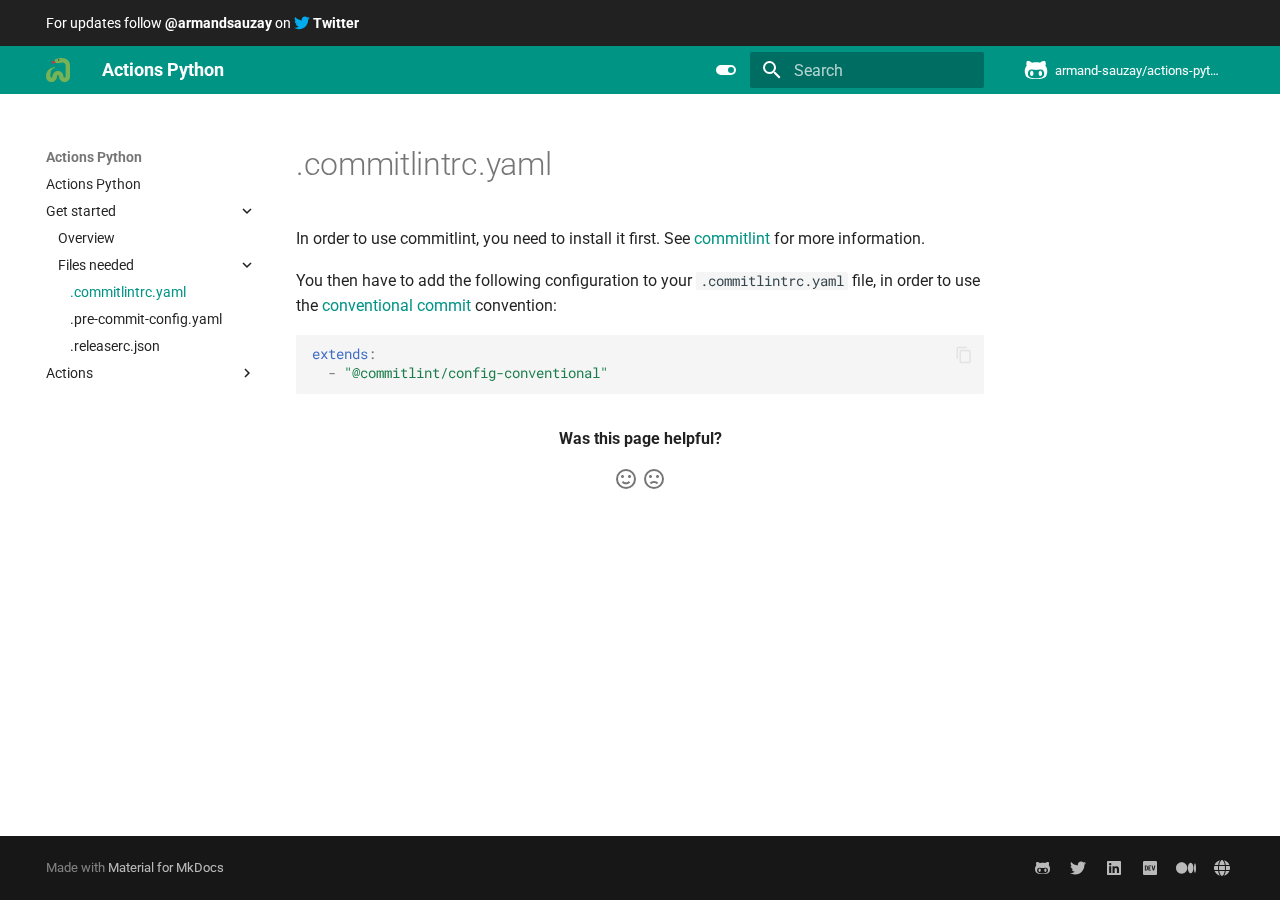
<file: files/commitlintrc/index.html>
<!doctype html>
<html lang="en" class="no-js">
  <head>
    
      <meta charset="utf-8">
      <meta name="viewport" content="width=device-width,initial-scale=1">
      
      
      
      
        <link rel="prev" href="../../setup/">
      
      
        <link rel="next" href="../pre-commit-config/">
      
      
      <link rel="icon" href="../../favicon.svg">
      <meta name="generator" content="mkdocs-1.6.1, mkdocs-material-9.5.49">
    
    
      
        <title>.commitlintrc.yaml - Actions Python</title>
      
    
    
      <link rel="stylesheet" href="../../assets/stylesheets/main.6f8fc17f.min.css">
      
        
        <link rel="stylesheet" href="../../assets/stylesheets/palette.06af60db.min.css">
      
      


    
    
      
    
    
      
        
        
        <link rel="preconnect" href="https://fonts.gstatic.com" crossorigin>
        <link rel="stylesheet" href="https://fonts.googleapis.com/css?family=Roboto:300,300i,400,400i,700,700i%7CRoboto+Mono:400,400i,700,700i&display=fallback">
        <style>:root{--md-text-font:"Roboto";--md-code-font:"Roboto Mono"}</style>
      
    
    
      <link rel="stylesheet" href="../../css/extra.css">
    
    <script>__md_scope=new URL("../..",location),__md_hash=e=>[...e].reduce(((e,_)=>(e<<5)-e+_.charCodeAt(0)),0),__md_get=(e,_=localStorage,t=__md_scope)=>JSON.parse(_.getItem(t.pathname+"."+e)),__md_set=(e,_,t=localStorage,a=__md_scope)=>{try{t.setItem(a.pathname+"."+e,JSON.stringify(_))}catch(e){}}</script>
    
      
  


  
  

<script id="__analytics">function __md_analytics(){function e(){dataLayer.push(arguments)}window.dataLayer=window.dataLayer||[],e("js",new Date),e("config","G-JJWRNMYPFH"),document.addEventListener("DOMContentLoaded",(function(){document.forms.search&&document.forms.search.query.addEventListener("blur",(function(){this.value&&e("event","search",{search_term:this.value})}));document$.subscribe((function(){var t=document.forms.feedback;if(void 0!==t)for(var a of t.querySelectorAll("[type=submit]"))a.addEventListener("click",(function(a){a.preventDefault();var n=document.location.pathname,d=this.getAttribute("data-md-value");e("event","feedback",{page:n,data:d}),t.firstElementChild.disabled=!0;var r=t.querySelector(".md-feedback__note [data-md-value='"+d+"']");r&&(r.hidden=!1)})),t.hidden=!1})),location$.subscribe((function(t){e("config","G-JJWRNMYPFH",{page_path:t.pathname})}))}));var t=document.createElement("script");t.async=!0,t.src="https://www.googletagmanager.com/gtag/js?id=G-JJWRNMYPFH",document.getElementById("__analytics").insertAdjacentElement("afterEnd",t)}</script>
  
    <script>"undefined"!=typeof __md_analytics&&__md_analytics()</script>
  

    
    
    
  </head>
  
  
    
    
      
    
    
    
    
    <body dir="ltr" data-md-color-scheme="default" data-md-color-primary="teal" data-md-color-accent="deep-orange">
  
    
    <input class="md-toggle" data-md-toggle="drawer" type="checkbox" id="__drawer" autocomplete="off">
    <input class="md-toggle" data-md-toggle="search" type="checkbox" id="__search" autocomplete="off">
    <label class="md-overlay" for="__drawer"></label>
    <div data-md-component="skip">
      
        
        <a href="#commitlintrcyaml" class="md-skip">
          Skip to content
        </a>
      
    </div>
    <div data-md-component="announce">
      
        <aside class="md-banner">
          <div class="md-banner__inner md-grid md-typeset">
            
            
<div class="announce">
  <a href="https://twitter.com/armandsauzay" class="announce-link">
    For updates follow
    <strong>@armandsauzay</strong>
    on
    <span class="twemoji twitter">
      <svg xmlns="http://www.w3.org/2000/svg" viewBox="0 0 512 512"><!--! Font Awesome Free 6.7.1 by @fontawesome - https://fontawesome.com License - https://fontawesome.com/license/free (Icons: CC BY 4.0, Fonts: SIL OFL 1.1, Code: MIT License) Copyright 2024 Fonticons, Inc.--><path d="M459.37 151.716c.325 4.548.325 9.097.325 13.645 0 138.72-105.583 298.558-298.558 298.558-59.452 0-114.68-17.219-161.137-47.106 8.447.974 16.568 1.299 25.34 1.299 49.055 0 94.213-16.568 130.274-44.832-46.132-.975-84.792-31.188-98.112-72.772 6.498.974 12.995 1.624 19.818 1.624 9.421 0 18.843-1.3 27.614-3.573-48.081-9.747-84.143-51.98-84.143-102.985v-1.299c13.969 7.797 30.214 12.67 47.431 13.319-28.264-18.843-46.781-51.005-46.781-87.391 0-19.492 5.197-37.36 14.294-52.954 51.655 63.675 129.3 105.258 216.365 109.807-1.624-7.797-2.599-15.918-2.599-24.04 0-57.828 46.782-104.934 104.934-104.934 30.213 0 57.502 12.67 76.67 33.137 23.715-4.548 46.456-13.32 66.599-25.34-7.798 24.366-24.366 44.833-46.132 57.827 21.117-2.273 41.584-8.122 60.426-16.243-14.292 20.791-32.161 39.308-52.628 54.253"/></svg>
    </span>
    <strong>Twitter</strong>
  </a>
</div>


          </div>
          
        </aside>
      
    </div>
    
    
      

  

<header class="md-header md-header--shadow" data-md-component="header">
  <nav class="md-header__inner md-grid" aria-label="Header">
    <a href="../.." title="Actions Python" class="md-header__button md-logo" aria-label="Actions Python" data-md-component="logo">
      
  <img src="../../favicon.svg" alt="logo">

    </a>
    <label class="md-header__button md-icon" for="__drawer">
      
      <svg xmlns="http://www.w3.org/2000/svg" viewBox="0 0 24 24"><path d="M3 6h18v2H3zm0 5h18v2H3zm0 5h18v2H3z"/></svg>
    </label>
    <div class="md-header__title" data-md-component="header-title">
      <div class="md-header__ellipsis">
        <div class="md-header__topic">
          <span class="md-ellipsis">
            Actions Python
          </span>
        </div>
        <div class="md-header__topic" data-md-component="header-topic">
          <span class="md-ellipsis">
            
              .commitlintrc.yaml
            
          </span>
        </div>
      </div>
    </div>
    
      
        <form class="md-header__option" data-md-component="palette">
  
    
    
    
    <input class="md-option" data-md-color-media="(prefers-color-scheme: light)" data-md-color-scheme="default" data-md-color-primary="teal" data-md-color-accent="deep-orange"  aria-label="Switch to light mode"  type="radio" name="__palette" id="__palette_0">
    
      <label class="md-header__button md-icon" title="Switch to light mode" for="__palette_1" hidden>
        <svg xmlns="http://www.w3.org/2000/svg" viewBox="0 0 24 24"><path d="M17 7H7a5 5 0 0 0-5 5 5 5 0 0 0 5 5h10a5 5 0 0 0 5-5 5 5 0 0 0-5-5m0 8a3 3 0 0 1-3-3 3 3 0 0 1 3-3 3 3 0 0 1 3 3 3 3 0 0 1-3 3"/></svg>
      </label>
    
  
    
    
    
    <input class="md-option" data-md-color-media="(prefers-color-scheme: dark)" data-md-color-scheme="slate" data-md-color-primary="teal" data-md-color-accent="deep-orange"  aria-label="Switch to dark mode"  type="radio" name="__palette" id="__palette_1">
    
      <label class="md-header__button md-icon" title="Switch to dark mode" for="__palette_0" hidden>
        <svg xmlns="http://www.w3.org/2000/svg" viewBox="0 0 24 24"><path d="M12 2a7 7 0 0 1 7 7c0 2.38-1.19 4.47-3 5.74V17a1 1 0 0 1-1 1H9a1 1 0 0 1-1-1v-2.26C6.19 13.47 5 11.38 5 9a7 7 0 0 1 7-7M9 21v-1h6v1a1 1 0 0 1-1 1h-4a1 1 0 0 1-1-1m3-17a5 5 0 0 0-5 5c0 2.05 1.23 3.81 3 4.58V16h4v-2.42c1.77-.77 3-2.53 3-4.58a5 5 0 0 0-5-5"/></svg>
      </label>
    
  
</form>
      
    
    
      <script>var palette=__md_get("__palette");if(palette&&palette.color){if("(prefers-color-scheme)"===palette.color.media){var media=matchMedia("(prefers-color-scheme: light)"),input=document.querySelector(media.matches?"[data-md-color-media='(prefers-color-scheme: light)']":"[data-md-color-media='(prefers-color-scheme: dark)']");palette.color.media=input.getAttribute("data-md-color-media"),palette.color.scheme=input.getAttribute("data-md-color-scheme"),palette.color.primary=input.getAttribute("data-md-color-primary"),palette.color.accent=input.getAttribute("data-md-color-accent")}for(var[key,value]of Object.entries(palette.color))document.body.setAttribute("data-md-color-"+key,value)}</script>
    
    
    
      <label class="md-header__button md-icon" for="__search">
        
        <svg xmlns="http://www.w3.org/2000/svg" viewBox="0 0 24 24"><path d="M9.5 3A6.5 6.5 0 0 1 16 9.5c0 1.61-.59 3.09-1.56 4.23l.27.27h.79l5 5-1.5 1.5-5-5v-.79l-.27-.27A6.52 6.52 0 0 1 9.5 16 6.5 6.5 0 0 1 3 9.5 6.5 6.5 0 0 1 9.5 3m0 2C7 5 5 7 5 9.5S7 14 9.5 14 14 12 14 9.5 12 5 9.5 5"/></svg>
      </label>
      <div class="md-search" data-md-component="search" role="dialog">
  <label class="md-search__overlay" for="__search"></label>
  <div class="md-search__inner" role="search">
    <form class="md-search__form" name="search">
      <input type="text" class="md-search__input" name="query" aria-label="Search" placeholder="Search" autocapitalize="off" autocorrect="off" autocomplete="off" spellcheck="false" data-md-component="search-query" required>
      <label class="md-search__icon md-icon" for="__search">
        
        <svg xmlns="http://www.w3.org/2000/svg" viewBox="0 0 24 24"><path d="M9.5 3A6.5 6.5 0 0 1 16 9.5c0 1.61-.59 3.09-1.56 4.23l.27.27h.79l5 5-1.5 1.5-5-5v-.79l-.27-.27A6.52 6.52 0 0 1 9.5 16 6.5 6.5 0 0 1 3 9.5 6.5 6.5 0 0 1 9.5 3m0 2C7 5 5 7 5 9.5S7 14 9.5 14 14 12 14 9.5 12 5 9.5 5"/></svg>
        
        <svg xmlns="http://www.w3.org/2000/svg" viewBox="0 0 24 24"><path d="M20 11v2H8l5.5 5.5-1.42 1.42L4.16 12l7.92-7.92L13.5 5.5 8 11z"/></svg>
      </label>
      <nav class="md-search__options" aria-label="Search">
        
        <button type="reset" class="md-search__icon md-icon" title="Clear" aria-label="Clear" tabindex="-1">
          
          <svg xmlns="http://www.w3.org/2000/svg" viewBox="0 0 24 24"><path d="M19 6.41 17.59 5 12 10.59 6.41 5 5 6.41 10.59 12 5 17.59 6.41 19 12 13.41 17.59 19 19 17.59 13.41 12z"/></svg>
        </button>
      </nav>
      
        <div class="md-search__suggest" data-md-component="search-suggest"></div>
      
    </form>
    <div class="md-search__output">
      <div class="md-search__scrollwrap" tabindex="0" data-md-scrollfix>
        <div class="md-search-result" data-md-component="search-result">
          <div class="md-search-result__meta">
            Initializing search
          </div>
          <ol class="md-search-result__list" role="presentation"></ol>
        </div>
      </div>
    </div>
  </div>
</div>
    
    
      <div class="md-header__source">
        <a href="https://github.com/armand-sauzay/actions-python" title="Go to repository" class="md-source" data-md-component="source">
  <div class="md-source__icon md-icon">
    
    <svg xmlns="http://www.w3.org/2000/svg" viewBox="0 0 480 512"><!--! Font Awesome Free 6.7.1 by @fontawesome - https://fontawesome.com License - https://fontawesome.com/license/free (Icons: CC BY 4.0, Fonts: SIL OFL 1.1, Code: MIT License) Copyright 2024 Fonticons, Inc.--><path d="M186.1 328.7c0 20.9-10.9 55.1-36.7 55.1s-36.7-34.2-36.7-55.1 10.9-55.1 36.7-55.1 36.7 34.2 36.7 55.1M480 278.2c0 31.9-3.2 65.7-17.5 95-37.9 76.6-142.1 74.8-216.7 74.8-75.8 0-186.2 2.7-225.6-74.8-14.6-29-20.2-63.1-20.2-95 0-41.9 13.9-81.5 41.5-113.6-5.2-15.8-7.7-32.4-7.7-48.8 0-21.5 4.9-32.3 14.6-51.8 45.3 0 74.3 9 108.8 36 29-6.9 58.8-10 88.7-10 27 0 54.2 2.9 80.4 9.2 34-26.7 63-35.2 107.8-35.2 9.8 19.5 14.6 30.3 14.6 51.8 0 16.4-2.6 32.7-7.7 48.2 27.5 32.4 39 72.3 39 114.2m-64.3 50.5c0-43.9-26.7-82.6-73.5-82.6-18.9 0-37 3.4-56 6-14.9 2.3-29.8 3.2-45.1 3.2-15.2 0-30.1-.9-45.1-3.2-18.7-2.6-37-6-56-6-46.8 0-73.5 38.7-73.5 82.6 0 87.8 80.4 101.3 150.4 101.3h48.2c70.3 0 150.6-13.4 150.6-101.3m-82.6-55.1c-25.8 0-36.7 34.2-36.7 55.1s10.9 55.1 36.7 55.1 36.7-34.2 36.7-55.1-10.9-55.1-36.7-55.1"/></svg>
  </div>
  <div class="md-source__repository">
    armand-sauzay/actions-python
  </div>
</a>
      </div>
    
  </nav>
  
</header>
    
    <div class="md-container" data-md-component="container">
      
      
        
          
        
      
      <main class="md-main" data-md-component="main">
        <div class="md-main__inner md-grid">
          
            
              
              <div class="md-sidebar md-sidebar--primary" data-md-component="sidebar" data-md-type="navigation" >
                <div class="md-sidebar__scrollwrap">
                  <div class="md-sidebar__inner">
                    



<nav class="md-nav md-nav--primary" aria-label="Navigation" data-md-level="0">
  <label class="md-nav__title" for="__drawer">
    <a href="../.." title="Actions Python" class="md-nav__button md-logo" aria-label="Actions Python" data-md-component="logo">
      
  <img src="../../favicon.svg" alt="logo">

    </a>
    Actions Python
  </label>
  
    <div class="md-nav__source">
      <a href="https://github.com/armand-sauzay/actions-python" title="Go to repository" class="md-source" data-md-component="source">
  <div class="md-source__icon md-icon">
    
    <svg xmlns="http://www.w3.org/2000/svg" viewBox="0 0 480 512"><!--! Font Awesome Free 6.7.1 by @fontawesome - https://fontawesome.com License - https://fontawesome.com/license/free (Icons: CC BY 4.0, Fonts: SIL OFL 1.1, Code: MIT License) Copyright 2024 Fonticons, Inc.--><path d="M186.1 328.7c0 20.9-10.9 55.1-36.7 55.1s-36.7-34.2-36.7-55.1 10.9-55.1 36.7-55.1 36.7 34.2 36.7 55.1M480 278.2c0 31.9-3.2 65.7-17.5 95-37.9 76.6-142.1 74.8-216.7 74.8-75.8 0-186.2 2.7-225.6-74.8-14.6-29-20.2-63.1-20.2-95 0-41.9 13.9-81.5 41.5-113.6-5.2-15.8-7.7-32.4-7.7-48.8 0-21.5 4.9-32.3 14.6-51.8 45.3 0 74.3 9 108.8 36 29-6.9 58.8-10 88.7-10 27 0 54.2 2.9 80.4 9.2 34-26.7 63-35.2 107.8-35.2 9.8 19.5 14.6 30.3 14.6 51.8 0 16.4-2.6 32.7-7.7 48.2 27.5 32.4 39 72.3 39 114.2m-64.3 50.5c0-43.9-26.7-82.6-73.5-82.6-18.9 0-37 3.4-56 6-14.9 2.3-29.8 3.2-45.1 3.2-15.2 0-30.1-.9-45.1-3.2-18.7-2.6-37-6-56-6-46.8 0-73.5 38.7-73.5 82.6 0 87.8 80.4 101.3 150.4 101.3h48.2c70.3 0 150.6-13.4 150.6-101.3m-82.6-55.1c-25.8 0-36.7 34.2-36.7 55.1s10.9 55.1 36.7 55.1 36.7-34.2 36.7-55.1-10.9-55.1-36.7-55.1"/></svg>
  </div>
  <div class="md-source__repository">
    armand-sauzay/actions-python
  </div>
</a>
    </div>
  
  <ul class="md-nav__list" data-md-scrollfix>
    
      
      
  
  
  
  
    <li class="md-nav__item">
      <a href="../.." class="md-nav__link">
        
  
  <span class="md-ellipsis">
    Actions Python
  </span>
  

      </a>
    </li>
  

    
      
      
  
  
    
  
  
  
    
    
    
    
    <li class="md-nav__item md-nav__item--active md-nav__item--nested">
      
        
        
        <input class="md-nav__toggle md-toggle " type="checkbox" id="__nav_2" checked>
        
          
          <label class="md-nav__link" for="__nav_2" id="__nav_2_label" tabindex="0">
            
  
  <span class="md-ellipsis">
    Get started
  </span>
  

            <span class="md-nav__icon md-icon"></span>
          </label>
        
        <nav class="md-nav" data-md-level="1" aria-labelledby="__nav_2_label" aria-expanded="true">
          <label class="md-nav__title" for="__nav_2">
            <span class="md-nav__icon md-icon"></span>
            Get started
          </label>
          <ul class="md-nav__list" data-md-scrollfix>
            
              
                
  
  
  
  
    <li class="md-nav__item">
      <a href="../../setup/" class="md-nav__link">
        
  
  <span class="md-ellipsis">
    Overview
  </span>
  

      </a>
    </li>
  

              
            
              
                
  
  
    
  
  
  
    
    
    
    
    <li class="md-nav__item md-nav__item--active md-nav__item--nested">
      
        
        
        <input class="md-nav__toggle md-toggle " type="checkbox" id="__nav_2_2" checked>
        
          
          <label class="md-nav__link" for="__nav_2_2" id="__nav_2_2_label" tabindex="0">
            
  
  <span class="md-ellipsis">
    Files needed
  </span>
  

            <span class="md-nav__icon md-icon"></span>
          </label>
        
        <nav class="md-nav" data-md-level="2" aria-labelledby="__nav_2_2_label" aria-expanded="true">
          <label class="md-nav__title" for="__nav_2_2">
            <span class="md-nav__icon md-icon"></span>
            Files needed
          </label>
          <ul class="md-nav__list" data-md-scrollfix>
            
              
                
  
  
    
  
  
  
    <li class="md-nav__item md-nav__item--active">
      
      <input class="md-nav__toggle md-toggle" type="checkbox" id="__toc">
      
      
        
      
      
      <a href="./" class="md-nav__link md-nav__link--active">
        
  
  <span class="md-ellipsis">
    .commitlintrc.yaml
  </span>
  

      </a>
      
    </li>
  

              
            
              
                
  
  
  
  
    <li class="md-nav__item">
      <a href="../pre-commit-config/" class="md-nav__link">
        
  
  <span class="md-ellipsis">
    .pre-commit-config.yaml
  </span>
  

      </a>
    </li>
  

              
            
              
                
  
  
  
  
    <li class="md-nav__item">
      <a href="../releaserc/" class="md-nav__link">
        
  
  <span class="md-ellipsis">
    .releaserc.json
  </span>
  

      </a>
    </li>
  

              
            
          </ul>
        </nav>
      
    </li>
  

              
            
          </ul>
        </nav>
      
    </li>
  

    
      
      
  
  
  
  
    
    
    
    
    <li class="md-nav__item md-nav__item--nested">
      
        
        
        <input class="md-nav__toggle md-toggle " type="checkbox" id="__nav_3" >
        
          
          <label class="md-nav__link" for="__nav_3" id="__nav_3_label" tabindex="0">
            
  
  <span class="md-ellipsis">
    Actions
  </span>
  

            <span class="md-nav__icon md-icon"></span>
          </label>
        
        <nav class="md-nav" data-md-level="1" aria-labelledby="__nav_3_label" aria-expanded="false">
          <label class="md-nav__title" for="__nav_3">
            <span class="md-nav__icon md-icon"></span>
            Actions
          </label>
          <ul class="md-nav__list" data-md-scrollfix>
            
              
                
  
  
  
  
    <li class="md-nav__item">
      <a href="../../actions/lint/" class="md-nav__link">
        
  
  <span class="md-ellipsis">
    Lint
  </span>
  

      </a>
    </li>
  

              
            
              
                
  
  
  
  
    <li class="md-nav__item">
      <a href="../../actions/test/" class="md-nav__link">
        
  
  <span class="md-ellipsis">
    Test
  </span>
  

      </a>
    </li>
  

              
            
              
                
  
  
  
  
    <li class="md-nav__item">
      <a href="../../actions/release/" class="md-nav__link">
        
  
  <span class="md-ellipsis">
    Release
  </span>
  

      </a>
    </li>
  

              
            
          </ul>
        </nav>
      
    </li>
  

    
  </ul>
</nav>
                  </div>
                </div>
              </div>
            
            
              
              <div class="md-sidebar md-sidebar--secondary" data-md-component="sidebar" data-md-type="toc" >
                <div class="md-sidebar__scrollwrap">
                  <div class="md-sidebar__inner">
                    

<nav class="md-nav md-nav--secondary" aria-label="Table of contents">
  
  
  
    
  
  
</nav>
                  </div>
                </div>
              </div>
            
          
          
            <div class="md-content" data-md-component="content">
              <article class="md-content__inner md-typeset">
                
                  

  
  


<h1 id="commitlintrcyaml">.commitlintrc.yaml<a class="headerlink" href="#commitlintrcyaml" title="Permanent link">&para;</a></h1>
<p>In order to use commitlint, you need to install it first. See
<a href="https://commitlint.js.org/#/">commitlint</a> for more information.</p>
<p>You then have to add the following configuration to your <code>.commitlintrc.yaml</code>
file, in order to use the <a href="https://www.conventionalcommits.org/en/v1.0.0/">conventional
commit</a> convention:</p>
<div class="language-yaml highlight"><pre><span></span><code><span id="__span-0-1"><a id="__codelineno-0-1" name="__codelineno-0-1" href="#__codelineno-0-1"></a><span class="nt">extends</span><span class="p">:</span>
</span><span id="__span-0-2"><a id="__codelineno-0-2" name="__codelineno-0-2" href="#__codelineno-0-2"></a><span class="w">  </span><span class="p p-Indicator">-</span><span class="w"> </span><span class="s">&quot;@commitlint/config-conventional&quot;</span>
</span></code></pre></div>









  



  <form class="md-feedback" name="feedback" hidden>
    <fieldset>
      <legend class="md-feedback__title">
        Was this page helpful?
      </legend>
      <div class="md-feedback__inner">
        <div class="md-feedback__list">
          
            <button class="md-feedback__icon md-icon" type="submit" title="This page was helpful" data-md-value="1">
              <svg xmlns="http://www.w3.org/2000/svg" viewBox="0 0 24 24"><path d="M20 12a8 8 0 0 0-8-8 8 8 0 0 0-8 8 8 8 0 0 0 8 8 8 8 0 0 0 8-8m2 0a10 10 0 0 1-10 10A10 10 0 0 1 2 12 10 10 0 0 1 12 2a10 10 0 0 1 10 10M10 9.5c0 .8-.7 1.5-1.5 1.5S7 10.3 7 9.5 7.7 8 8.5 8s1.5.7 1.5 1.5m7 0c0 .8-.7 1.5-1.5 1.5S14 10.3 14 9.5 14.7 8 15.5 8s1.5.7 1.5 1.5m-5 7.73c-1.75 0-3.29-.73-4.19-1.81L9.23 14c.45.72 1.52 1.23 2.77 1.23s2.32-.51 2.77-1.23l1.42 1.42c-.9 1.08-2.44 1.81-4.19 1.81"/></svg>
            </button>
          
            <button class="md-feedback__icon md-icon" type="submit" title="This page could be improved" data-md-value="0">
              <svg xmlns="http://www.w3.org/2000/svg" viewBox="0 0 24 24"><path d="M20 12a8 8 0 0 0-8-8 8 8 0 0 0-8 8 8 8 0 0 0 8 8 8 8 0 0 0 8-8m2 0a10 10 0 0 1-10 10A10 10 0 0 1 2 12 10 10 0 0 1 12 2a10 10 0 0 1 10 10m-6.5-4c.8 0 1.5.7 1.5 1.5s-.7 1.5-1.5 1.5-1.5-.7-1.5-1.5.7-1.5 1.5-1.5M10 9.5c0 .8-.7 1.5-1.5 1.5S7 10.3 7 9.5 7.7 8 8.5 8s1.5.7 1.5 1.5m2 4.5c1.75 0 3.29.72 4.19 1.81l-1.42 1.42C14.32 16.5 13.25 16 12 16s-2.32.5-2.77 1.23l-1.42-1.42C8.71 14.72 10.25 14 12 14"/></svg>
            </button>
          
        </div>
        <div class="md-feedback__note">
          
            <div data-md-value="1" hidden>
              
              
                
              
              Thanks for your feedback! Help us improve this page <a href="https://docs.google.com/forms/d/e/1FAIpQLSdq-1iiqF_ElLmqd7KE7T-g4MkpPT7xCH85DlXxz40hKMkVrA/viewform" target="_blank" rel="noopener">telling us what we're missing</a>.
            </div>
          
            <div data-md-value="0" hidden>
              
              
                
              
              Thanks for your feedback! Help us improve this page by using our <a href="https://docs.google.com/forms/d/e/1FAIpQLSdq-1iiqF_ElLmqd7KE7T-g4MkpPT7xCH85DlXxz40hKMkVrA/viewform" target="_blank" rel="noopener">feedback form</a>.
            </div>
          
        </div>
      </div>
    </fieldset>
  </form>


                
              </article>
            </div>
          
          
  <script>var tabs=__md_get("__tabs");if(Array.isArray(tabs))e:for(var set of document.querySelectorAll(".tabbed-set")){var labels=set.querySelector(".tabbed-labels");for(var tab of tabs)for(var label of labels.getElementsByTagName("label"))if(label.innerText.trim()===tab){var input=document.getElementById(label.htmlFor);input.checked=!0;continue e}}</script>

<script>var target=document.getElementById(location.hash.slice(1));target&&target.name&&(target.checked=target.name.startsWith("__tabbed_"))</script>
        </div>
        
      </main>
      
        <footer class="md-footer">
  
  <div class="md-footer-meta md-typeset">
    <div class="md-footer-meta__inner md-grid">
      <div class="md-copyright">
  
  
    Made with
    <a href="https://squidfunk.github.io/mkdocs-material/" target="_blank" rel="noopener">
      Material for MkDocs
    </a>
  
</div>
      
        <div class="md-social">
  
    
    
    
    
      
      
    
    <a href="https://github.com/armand-sauzay" target="_blank" rel="noopener" title="github.com" class="md-social__link">
      <svg xmlns="http://www.w3.org/2000/svg" viewBox="0 0 480 512"><!--! Font Awesome Free 6.7.1 by @fontawesome - https://fontawesome.com License - https://fontawesome.com/license/free (Icons: CC BY 4.0, Fonts: SIL OFL 1.1, Code: MIT License) Copyright 2024 Fonticons, Inc.--><path d="M186.1 328.7c0 20.9-10.9 55.1-36.7 55.1s-36.7-34.2-36.7-55.1 10.9-55.1 36.7-55.1 36.7 34.2 36.7 55.1M480 278.2c0 31.9-3.2 65.7-17.5 95-37.9 76.6-142.1 74.8-216.7 74.8-75.8 0-186.2 2.7-225.6-74.8-14.6-29-20.2-63.1-20.2-95 0-41.9 13.9-81.5 41.5-113.6-5.2-15.8-7.7-32.4-7.7-48.8 0-21.5 4.9-32.3 14.6-51.8 45.3 0 74.3 9 108.8 36 29-6.9 58.8-10 88.7-10 27 0 54.2 2.9 80.4 9.2 34-26.7 63-35.2 107.8-35.2 9.8 19.5 14.6 30.3 14.6 51.8 0 16.4-2.6 32.7-7.7 48.2 27.5 32.4 39 72.3 39 114.2m-64.3 50.5c0-43.9-26.7-82.6-73.5-82.6-18.9 0-37 3.4-56 6-14.9 2.3-29.8 3.2-45.1 3.2-15.2 0-30.1-.9-45.1-3.2-18.7-2.6-37-6-56-6-46.8 0-73.5 38.7-73.5 82.6 0 87.8 80.4 101.3 150.4 101.3h48.2c70.3 0 150.6-13.4 150.6-101.3m-82.6-55.1c-25.8 0-36.7 34.2-36.7 55.1s10.9 55.1 36.7 55.1 36.7-34.2 36.7-55.1-10.9-55.1-36.7-55.1"/></svg>
    </a>
  
    
    
    
    
      
      
    
    <a href="https://twitter.com/armandsauzay" target="_blank" rel="noopener" title="twitter.com" class="md-social__link">
      <svg xmlns="http://www.w3.org/2000/svg" viewBox="0 0 512 512"><!--! Font Awesome Free 6.7.1 by @fontawesome - https://fontawesome.com License - https://fontawesome.com/license/free (Icons: CC BY 4.0, Fonts: SIL OFL 1.1, Code: MIT License) Copyright 2024 Fonticons, Inc.--><path d="M459.37 151.716c.325 4.548.325 9.097.325 13.645 0 138.72-105.583 298.558-298.558 298.558-59.452 0-114.68-17.219-161.137-47.106 8.447.974 16.568 1.299 25.34 1.299 49.055 0 94.213-16.568 130.274-44.832-46.132-.975-84.792-31.188-98.112-72.772 6.498.974 12.995 1.624 19.818 1.624 9.421 0 18.843-1.3 27.614-3.573-48.081-9.747-84.143-51.98-84.143-102.985v-1.299c13.969 7.797 30.214 12.67 47.431 13.319-28.264-18.843-46.781-51.005-46.781-87.391 0-19.492 5.197-37.36 14.294-52.954 51.655 63.675 129.3 105.258 216.365 109.807-1.624-7.797-2.599-15.918-2.599-24.04 0-57.828 46.782-104.934 104.934-104.934 30.213 0 57.502 12.67 76.67 33.137 23.715-4.548 46.456-13.32 66.599-25.34-7.798 24.366-24.366 44.833-46.132 57.827 21.117-2.273 41.584-8.122 60.426-16.243-14.292 20.791-32.161 39.308-52.628 54.253"/></svg>
    </a>
  
    
    
    
    
      
      
    
    <a href="https://www.linkedin.com/in/armand-sauzay" target="_blank" rel="noopener" title="www.linkedin.com" class="md-social__link">
      <svg xmlns="http://www.w3.org/2000/svg" viewBox="0 0 448 512"><!--! Font Awesome Free 6.7.1 by @fontawesome - https://fontawesome.com License - https://fontawesome.com/license/free (Icons: CC BY 4.0, Fonts: SIL OFL 1.1, Code: MIT License) Copyright 2024 Fonticons, Inc.--><path d="M416 32H31.9C14.3 32 0 46.5 0 64.3v383.4C0 465.5 14.3 480 31.9 480H416c17.6 0 32-14.5 32-32.3V64.3c0-17.8-14.4-32.3-32-32.3M135.4 416H69V202.2h66.5V416zm-33.2-243c-21.3 0-38.5-17.3-38.5-38.5S80.9 96 102.2 96c21.2 0 38.5 17.3 38.5 38.5 0 21.3-17.2 38.5-38.5 38.5m282.1 243h-66.4V312c0-24.8-.5-56.7-34.5-56.7-34.6 0-39.9 27-39.9 54.9V416h-66.4V202.2h63.7v29.2h.9c8.9-16.8 30.6-34.5 62.9-34.5 67.2 0 79.7 44.3 79.7 101.9z"/></svg>
    </a>
  
    
    
    
    
      
      
    
    <a href="https://dev.to/armandsauzay" target="_blank" rel="noopener" title="dev.to" class="md-social__link">
      <svg xmlns="http://www.w3.org/2000/svg" viewBox="0 0 448 512"><!--! Font Awesome Free 6.7.1 by @fontawesome - https://fontawesome.com License - https://fontawesome.com/license/free (Icons: CC BY 4.0, Fonts: SIL OFL 1.1, Code: MIT License) Copyright 2024 Fonticons, Inc.--><path d="M120.12 208.29c-3.88-2.9-7.77-4.35-11.65-4.35H91.03v104.47h17.45c3.88 0 7.77-1.45 11.65-4.35s5.82-7.25 5.82-13.06v-69.65c-.01-5.8-1.96-10.16-5.83-13.06M404.1 32H43.9C19.7 32 .06 51.59 0 75.8v360.4C.06 460.41 19.7 480 43.9 480h360.2c24.21 0 43.84-19.59 43.9-43.8V75.8c-.06-24.21-19.7-43.8-43.9-43.8M154.2 291.19c0 18.81-11.61 47.31-48.36 47.25h-46.4V172.98h47.38c35.44 0 47.36 28.46 47.37 47.28zm100.68-88.66H201.6v38.42h32.57v29.57H201.6v38.41h53.29v29.57h-62.18c-11.16.29-20.44-8.53-20.72-19.69V193.7c-.27-11.15 8.56-20.41 19.71-20.69h63.19zm103.64 115.29c-13.2 30.75-36.85 24.63-47.44 0l-38.53-144.8h32.57l29.71 113.72 29.57-113.72h32.58z"/></svg>
    </a>
  
    
    
    
    
      
      
    
    <a href="https://medium.com/@armand-sauzay" target="_blank" rel="noopener" title="medium.com" class="md-social__link">
      <svg xmlns="http://www.w3.org/2000/svg" viewBox="0 0 640 512"><!--! Font Awesome Free 6.7.1 by @fontawesome - https://fontawesome.com License - https://fontawesome.com/license/free (Icons: CC BY 4.0, Fonts: SIL OFL 1.1, Code: MIT License) Copyright 2024 Fonticons, Inc.--><path d="M180.5 74.262C80.813 74.262 0 155.633 0 256s80.819 181.738 180.5 181.738S361 356.373 361 256 280.191 74.262 180.5 74.262m288.25 10.646c-49.845 0-90.245 76.619-90.245 171.095s40.406 171.1 90.251 171.1 90.251-76.619 90.251-171.1H559c0-94.503-40.4-171.095-90.248-171.095Zm139.506 17.821c-17.526 0-31.735 68.628-31.735 153.274s14.2 153.274 31.735 153.274S640 340.631 640 256c0-84.649-14.215-153.271-31.742-153.271Z"/></svg>
    </a>
  
    
    
    
    
      
      
    
    <a href="https://armand-sauzay.github.io/" target="_blank" rel="noopener" title="armand-sauzay.github.io" class="md-social__link">
      <svg xmlns="http://www.w3.org/2000/svg" viewBox="0 0 512 512"><!--! Font Awesome Free 6.7.1 by @fontawesome - https://fontawesome.com License - https://fontawesome.com/license/free (Icons: CC BY 4.0, Fonts: SIL OFL 1.1, Code: MIT License) Copyright 2024 Fonticons, Inc.--><path d="M352 256c0 22.2-1.2 43.6-3.3 64H163.4c-2.2-20.4-3.3-41.8-3.3-64s1.2-43.6 3.3-64h185.3c2.2 20.4 3.3 41.8 3.3 64m28.8-64h123.1c5.3 20.5 8.1 41.9 8.1 64s-2.8 43.5-8.1 64H380.8c2.1-20.6 3.2-42 3.2-64s-1.1-43.4-3.2-64m112.6-32H376.7c-10-63.9-29.8-117.4-55.3-151.6 78.3 20.7 142 77.5 171.9 151.6zm-149.1 0H167.7c6.1-36.4 15.5-68.6 27-94.7 10.5-23.6 22.2-40.7 33.5-51.5C239.4 3.2 248.7 0 256 0s16.6 3.2 27.8 13.8c11.3 10.8 23 27.9 33.5 51.5 11.6 26 20.9 58.2 27 94.7m-209 0H18.6c30-74.1 93.6-130.9 172-151.6-25.5 34.2-45.3 87.7-55.3 151.6M8.1 192h123.1c-2.1 20.6-3.2 42-3.2 64s1.1 43.4 3.2 64H8.1C2.8 299.5 0 278.1 0 256s2.8-43.5 8.1-64m186.6 254.6c-11.6-26-20.9-58.2-27-94.6h176.6c-6.1 36.4-15.5 68.6-27 94.6-10.5 23.6-22.2 40.7-33.5 51.5-11.2 10.7-20.5 13.9-27.8 13.9s-16.6-3.2-27.8-13.8c-11.3-10.8-23-27.9-33.5-51.5zM135.3 352c10 63.9 29.8 117.4 55.3 151.6-78.4-20.7-142-77.5-172-151.6zm358.1 0c-30 74.1-93.6 130.9-171.9 151.6 25.5-34.2 45.2-87.7 55.3-151.6h116.7z"/></svg>
    </a>
  
</div>
      
    </div>
  </div>
</footer>
      
    </div>
    <div class="md-dialog" data-md-component="dialog">
      <div class="md-dialog__inner md-typeset"></div>
    </div>
    
    
    <script id="__config" type="application/json">{"base": "../..", "features": ["search.suggest", "search.highlight", "content.tabs.link", "content.code.copy"], "search": "../../assets/javascripts/workers/search.6ce7567c.min.js", "translations": {"clipboard.copied": "Copied to clipboard", "clipboard.copy": "Copy to clipboard", "search.result.more.one": "1 more on this page", "search.result.more.other": "# more on this page", "search.result.none": "No matching documents", "search.result.one": "1 matching document", "search.result.other": "# matching documents", "search.result.placeholder": "Type to start searching", "search.result.term.missing": "Missing", "select.version": "Select version"}}</script>
    
     
      <script src="../../assets/javascripts/bundle.88dd0f4e.min.js"></script>
      
     
  </body>
</html>
</file>
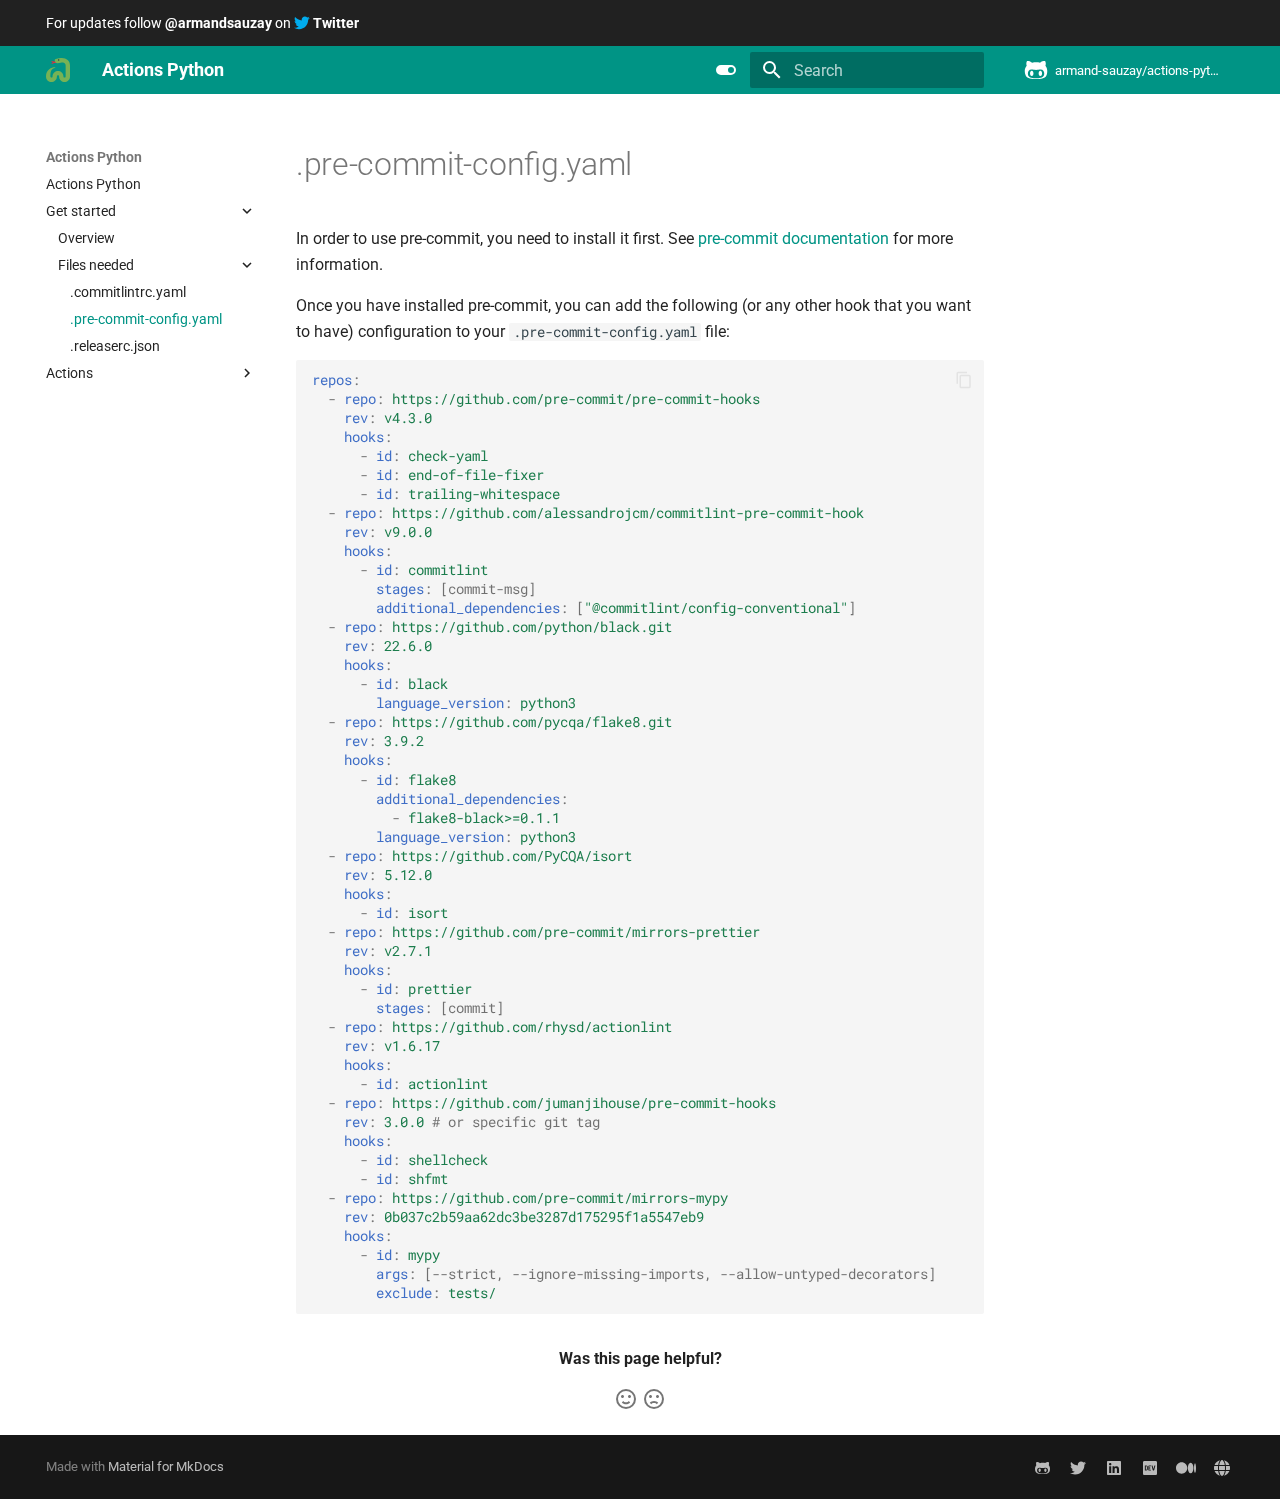
<file: files/pre-commit-config/index.html>
<!doctype html>
<html lang="en" class="no-js">
  <head>
    
      <meta charset="utf-8">
      <meta name="viewport" content="width=device-width,initial-scale=1">
      
      
      
      
        <link rel="prev" href="../commitlintrc/">
      
      
        <link rel="next" href="../releaserc/">
      
      
      <link rel="icon" href="../../favicon.svg">
      <meta name="generator" content="mkdocs-1.6.1, mkdocs-material-9.5.49">
    
    
      
        <title>.pre-commit-config.yaml - Actions Python</title>
      
    
    
      <link rel="stylesheet" href="../../assets/stylesheets/main.6f8fc17f.min.css">
      
        
        <link rel="stylesheet" href="../../assets/stylesheets/palette.06af60db.min.css">
      
      


    
    
      
    
    
      
        
        
        <link rel="preconnect" href="https://fonts.gstatic.com" crossorigin>
        <link rel="stylesheet" href="https://fonts.googleapis.com/css?family=Roboto:300,300i,400,400i,700,700i%7CRoboto+Mono:400,400i,700,700i&display=fallback">
        <style>:root{--md-text-font:"Roboto";--md-code-font:"Roboto Mono"}</style>
      
    
    
      <link rel="stylesheet" href="../../css/extra.css">
    
    <script>__md_scope=new URL("../..",location),__md_hash=e=>[...e].reduce(((e,_)=>(e<<5)-e+_.charCodeAt(0)),0),__md_get=(e,_=localStorage,t=__md_scope)=>JSON.parse(_.getItem(t.pathname+"."+e)),__md_set=(e,_,t=localStorage,a=__md_scope)=>{try{t.setItem(a.pathname+"."+e,JSON.stringify(_))}catch(e){}}</script>
    
      
  


  
  

<script id="__analytics">function __md_analytics(){function e(){dataLayer.push(arguments)}window.dataLayer=window.dataLayer||[],e("js",new Date),e("config","G-JJWRNMYPFH"),document.addEventListener("DOMContentLoaded",(function(){document.forms.search&&document.forms.search.query.addEventListener("blur",(function(){this.value&&e("event","search",{search_term:this.value})}));document$.subscribe((function(){var t=document.forms.feedback;if(void 0!==t)for(var a of t.querySelectorAll("[type=submit]"))a.addEventListener("click",(function(a){a.preventDefault();var n=document.location.pathname,d=this.getAttribute("data-md-value");e("event","feedback",{page:n,data:d}),t.firstElementChild.disabled=!0;var r=t.querySelector(".md-feedback__note [data-md-value='"+d+"']");r&&(r.hidden=!1)})),t.hidden=!1})),location$.subscribe((function(t){e("config","G-JJWRNMYPFH",{page_path:t.pathname})}))}));var t=document.createElement("script");t.async=!0,t.src="https://www.googletagmanager.com/gtag/js?id=G-JJWRNMYPFH",document.getElementById("__analytics").insertAdjacentElement("afterEnd",t)}</script>
  
    <script>"undefined"!=typeof __md_analytics&&__md_analytics()</script>
  

    
    
    
  </head>
  
  
    
    
      
    
    
    
    
    <body dir="ltr" data-md-color-scheme="default" data-md-color-primary="teal" data-md-color-accent="deep-orange">
  
    
    <input class="md-toggle" data-md-toggle="drawer" type="checkbox" id="__drawer" autocomplete="off">
    <input class="md-toggle" data-md-toggle="search" type="checkbox" id="__search" autocomplete="off">
    <label class="md-overlay" for="__drawer"></label>
    <div data-md-component="skip">
      
        
        <a href="#pre-commit-configyaml" class="md-skip">
          Skip to content
        </a>
      
    </div>
    <div data-md-component="announce">
      
        <aside class="md-banner">
          <div class="md-banner__inner md-grid md-typeset">
            
            
<div class="announce">
  <a href="https://twitter.com/armandsauzay" class="announce-link">
    For updates follow
    <strong>@armandsauzay</strong>
    on
    <span class="twemoji twitter">
      <svg xmlns="http://www.w3.org/2000/svg" viewBox="0 0 512 512"><!--! Font Awesome Free 6.7.1 by @fontawesome - https://fontawesome.com License - https://fontawesome.com/license/free (Icons: CC BY 4.0, Fonts: SIL OFL 1.1, Code: MIT License) Copyright 2024 Fonticons, Inc.--><path d="M459.37 151.716c.325 4.548.325 9.097.325 13.645 0 138.72-105.583 298.558-298.558 298.558-59.452 0-114.68-17.219-161.137-47.106 8.447.974 16.568 1.299 25.34 1.299 49.055 0 94.213-16.568 130.274-44.832-46.132-.975-84.792-31.188-98.112-72.772 6.498.974 12.995 1.624 19.818 1.624 9.421 0 18.843-1.3 27.614-3.573-48.081-9.747-84.143-51.98-84.143-102.985v-1.299c13.969 7.797 30.214 12.67 47.431 13.319-28.264-18.843-46.781-51.005-46.781-87.391 0-19.492 5.197-37.36 14.294-52.954 51.655 63.675 129.3 105.258 216.365 109.807-1.624-7.797-2.599-15.918-2.599-24.04 0-57.828 46.782-104.934 104.934-104.934 30.213 0 57.502 12.67 76.67 33.137 23.715-4.548 46.456-13.32 66.599-25.34-7.798 24.366-24.366 44.833-46.132 57.827 21.117-2.273 41.584-8.122 60.426-16.243-14.292 20.791-32.161 39.308-52.628 54.253"/></svg>
    </span>
    <strong>Twitter</strong>
  </a>
</div>


          </div>
          
        </aside>
      
    </div>
    
    
      

  

<header class="md-header md-header--shadow" data-md-component="header">
  <nav class="md-header__inner md-grid" aria-label="Header">
    <a href="../.." title="Actions Python" class="md-header__button md-logo" aria-label="Actions Python" data-md-component="logo">
      
  <img src="../../favicon.svg" alt="logo">

    </a>
    <label class="md-header__button md-icon" for="__drawer">
      
      <svg xmlns="http://www.w3.org/2000/svg" viewBox="0 0 24 24"><path d="M3 6h18v2H3zm0 5h18v2H3zm0 5h18v2H3z"/></svg>
    </label>
    <div class="md-header__title" data-md-component="header-title">
      <div class="md-header__ellipsis">
        <div class="md-header__topic">
          <span class="md-ellipsis">
            Actions Python
          </span>
        </div>
        <div class="md-header__topic" data-md-component="header-topic">
          <span class="md-ellipsis">
            
              .pre-commit-config.yaml
            
          </span>
        </div>
      </div>
    </div>
    
      
        <form class="md-header__option" data-md-component="palette">
  
    
    
    
    <input class="md-option" data-md-color-media="(prefers-color-scheme: light)" data-md-color-scheme="default" data-md-color-primary="teal" data-md-color-accent="deep-orange"  aria-label="Switch to light mode"  type="radio" name="__palette" id="__palette_0">
    
      <label class="md-header__button md-icon" title="Switch to light mode" for="__palette_1" hidden>
        <svg xmlns="http://www.w3.org/2000/svg" viewBox="0 0 24 24"><path d="M17 7H7a5 5 0 0 0-5 5 5 5 0 0 0 5 5h10a5 5 0 0 0 5-5 5 5 0 0 0-5-5m0 8a3 3 0 0 1-3-3 3 3 0 0 1 3-3 3 3 0 0 1 3 3 3 3 0 0 1-3 3"/></svg>
      </label>
    
  
    
    
    
    <input class="md-option" data-md-color-media="(prefers-color-scheme: dark)" data-md-color-scheme="slate" data-md-color-primary="teal" data-md-color-accent="deep-orange"  aria-label="Switch to dark mode"  type="radio" name="__palette" id="__palette_1">
    
      <label class="md-header__button md-icon" title="Switch to dark mode" for="__palette_0" hidden>
        <svg xmlns="http://www.w3.org/2000/svg" viewBox="0 0 24 24"><path d="M12 2a7 7 0 0 1 7 7c0 2.38-1.19 4.47-3 5.74V17a1 1 0 0 1-1 1H9a1 1 0 0 1-1-1v-2.26C6.19 13.47 5 11.38 5 9a7 7 0 0 1 7-7M9 21v-1h6v1a1 1 0 0 1-1 1h-4a1 1 0 0 1-1-1m3-17a5 5 0 0 0-5 5c0 2.05 1.23 3.81 3 4.58V16h4v-2.42c1.77-.77 3-2.53 3-4.58a5 5 0 0 0-5-5"/></svg>
      </label>
    
  
</form>
      
    
    
      <script>var palette=__md_get("__palette");if(palette&&palette.color){if("(prefers-color-scheme)"===palette.color.media){var media=matchMedia("(prefers-color-scheme: light)"),input=document.querySelector(media.matches?"[data-md-color-media='(prefers-color-scheme: light)']":"[data-md-color-media='(prefers-color-scheme: dark)']");palette.color.media=input.getAttribute("data-md-color-media"),palette.color.scheme=input.getAttribute("data-md-color-scheme"),palette.color.primary=input.getAttribute("data-md-color-primary"),palette.color.accent=input.getAttribute("data-md-color-accent")}for(var[key,value]of Object.entries(palette.color))document.body.setAttribute("data-md-color-"+key,value)}</script>
    
    
    
      <label class="md-header__button md-icon" for="__search">
        
        <svg xmlns="http://www.w3.org/2000/svg" viewBox="0 0 24 24"><path d="M9.5 3A6.5 6.5 0 0 1 16 9.5c0 1.61-.59 3.09-1.56 4.23l.27.27h.79l5 5-1.5 1.5-5-5v-.79l-.27-.27A6.52 6.52 0 0 1 9.5 16 6.5 6.5 0 0 1 3 9.5 6.5 6.5 0 0 1 9.5 3m0 2C7 5 5 7 5 9.5S7 14 9.5 14 14 12 14 9.5 12 5 9.5 5"/></svg>
      </label>
      <div class="md-search" data-md-component="search" role="dialog">
  <label class="md-search__overlay" for="__search"></label>
  <div class="md-search__inner" role="search">
    <form class="md-search__form" name="search">
      <input type="text" class="md-search__input" name="query" aria-label="Search" placeholder="Search" autocapitalize="off" autocorrect="off" autocomplete="off" spellcheck="false" data-md-component="search-query" required>
      <label class="md-search__icon md-icon" for="__search">
        
        <svg xmlns="http://www.w3.org/2000/svg" viewBox="0 0 24 24"><path d="M9.5 3A6.5 6.5 0 0 1 16 9.5c0 1.61-.59 3.09-1.56 4.23l.27.27h.79l5 5-1.5 1.5-5-5v-.79l-.27-.27A6.52 6.52 0 0 1 9.5 16 6.5 6.5 0 0 1 3 9.5 6.5 6.5 0 0 1 9.5 3m0 2C7 5 5 7 5 9.5S7 14 9.5 14 14 12 14 9.5 12 5 9.5 5"/></svg>
        
        <svg xmlns="http://www.w3.org/2000/svg" viewBox="0 0 24 24"><path d="M20 11v2H8l5.5 5.5-1.42 1.42L4.16 12l7.92-7.92L13.5 5.5 8 11z"/></svg>
      </label>
      <nav class="md-search__options" aria-label="Search">
        
        <button type="reset" class="md-search__icon md-icon" title="Clear" aria-label="Clear" tabindex="-1">
          
          <svg xmlns="http://www.w3.org/2000/svg" viewBox="0 0 24 24"><path d="M19 6.41 17.59 5 12 10.59 6.41 5 5 6.41 10.59 12 5 17.59 6.41 19 12 13.41 17.59 19 19 17.59 13.41 12z"/></svg>
        </button>
      </nav>
      
        <div class="md-search__suggest" data-md-component="search-suggest"></div>
      
    </form>
    <div class="md-search__output">
      <div class="md-search__scrollwrap" tabindex="0" data-md-scrollfix>
        <div class="md-search-result" data-md-component="search-result">
          <div class="md-search-result__meta">
            Initializing search
          </div>
          <ol class="md-search-result__list" role="presentation"></ol>
        </div>
      </div>
    </div>
  </div>
</div>
    
    
      <div class="md-header__source">
        <a href="https://github.com/armand-sauzay/actions-python" title="Go to repository" class="md-source" data-md-component="source">
  <div class="md-source__icon md-icon">
    
    <svg xmlns="http://www.w3.org/2000/svg" viewBox="0 0 480 512"><!--! Font Awesome Free 6.7.1 by @fontawesome - https://fontawesome.com License - https://fontawesome.com/license/free (Icons: CC BY 4.0, Fonts: SIL OFL 1.1, Code: MIT License) Copyright 2024 Fonticons, Inc.--><path d="M186.1 328.7c0 20.9-10.9 55.1-36.7 55.1s-36.7-34.2-36.7-55.1 10.9-55.1 36.7-55.1 36.7 34.2 36.7 55.1M480 278.2c0 31.9-3.2 65.7-17.5 95-37.9 76.6-142.1 74.8-216.7 74.8-75.8 0-186.2 2.7-225.6-74.8-14.6-29-20.2-63.1-20.2-95 0-41.9 13.9-81.5 41.5-113.6-5.2-15.8-7.7-32.4-7.7-48.8 0-21.5 4.9-32.3 14.6-51.8 45.3 0 74.3 9 108.8 36 29-6.9 58.8-10 88.7-10 27 0 54.2 2.9 80.4 9.2 34-26.7 63-35.2 107.8-35.2 9.8 19.5 14.6 30.3 14.6 51.8 0 16.4-2.6 32.7-7.7 48.2 27.5 32.4 39 72.3 39 114.2m-64.3 50.5c0-43.9-26.7-82.6-73.5-82.6-18.9 0-37 3.4-56 6-14.9 2.3-29.8 3.2-45.1 3.2-15.2 0-30.1-.9-45.1-3.2-18.7-2.6-37-6-56-6-46.8 0-73.5 38.7-73.5 82.6 0 87.8 80.4 101.3 150.4 101.3h48.2c70.3 0 150.6-13.4 150.6-101.3m-82.6-55.1c-25.8 0-36.7 34.2-36.7 55.1s10.9 55.1 36.7 55.1 36.7-34.2 36.7-55.1-10.9-55.1-36.7-55.1"/></svg>
  </div>
  <div class="md-source__repository">
    armand-sauzay/actions-python
  </div>
</a>
      </div>
    
  </nav>
  
</header>
    
    <div class="md-container" data-md-component="container">
      
      
        
          
        
      
      <main class="md-main" data-md-component="main">
        <div class="md-main__inner md-grid">
          
            
              
              <div class="md-sidebar md-sidebar--primary" data-md-component="sidebar" data-md-type="navigation" >
                <div class="md-sidebar__scrollwrap">
                  <div class="md-sidebar__inner">
                    



<nav class="md-nav md-nav--primary" aria-label="Navigation" data-md-level="0">
  <label class="md-nav__title" for="__drawer">
    <a href="../.." title="Actions Python" class="md-nav__button md-logo" aria-label="Actions Python" data-md-component="logo">
      
  <img src="../../favicon.svg" alt="logo">

    </a>
    Actions Python
  </label>
  
    <div class="md-nav__source">
      <a href="https://github.com/armand-sauzay/actions-python" title="Go to repository" class="md-source" data-md-component="source">
  <div class="md-source__icon md-icon">
    
    <svg xmlns="http://www.w3.org/2000/svg" viewBox="0 0 480 512"><!--! Font Awesome Free 6.7.1 by @fontawesome - https://fontawesome.com License - https://fontawesome.com/license/free (Icons: CC BY 4.0, Fonts: SIL OFL 1.1, Code: MIT License) Copyright 2024 Fonticons, Inc.--><path d="M186.1 328.7c0 20.9-10.9 55.1-36.7 55.1s-36.7-34.2-36.7-55.1 10.9-55.1 36.7-55.1 36.7 34.2 36.7 55.1M480 278.2c0 31.9-3.2 65.7-17.5 95-37.9 76.6-142.1 74.8-216.7 74.8-75.8 0-186.2 2.7-225.6-74.8-14.6-29-20.2-63.1-20.2-95 0-41.9 13.9-81.5 41.5-113.6-5.2-15.8-7.7-32.4-7.7-48.8 0-21.5 4.9-32.3 14.6-51.8 45.3 0 74.3 9 108.8 36 29-6.9 58.8-10 88.7-10 27 0 54.2 2.9 80.4 9.2 34-26.7 63-35.2 107.8-35.2 9.8 19.5 14.6 30.3 14.6 51.8 0 16.4-2.6 32.7-7.7 48.2 27.5 32.4 39 72.3 39 114.2m-64.3 50.5c0-43.9-26.7-82.6-73.5-82.6-18.9 0-37 3.4-56 6-14.9 2.3-29.8 3.2-45.1 3.2-15.2 0-30.1-.9-45.1-3.2-18.7-2.6-37-6-56-6-46.8 0-73.5 38.7-73.5 82.6 0 87.8 80.4 101.3 150.4 101.3h48.2c70.3 0 150.6-13.4 150.6-101.3m-82.6-55.1c-25.8 0-36.7 34.2-36.7 55.1s10.9 55.1 36.7 55.1 36.7-34.2 36.7-55.1-10.9-55.1-36.7-55.1"/></svg>
  </div>
  <div class="md-source__repository">
    armand-sauzay/actions-python
  </div>
</a>
    </div>
  
  <ul class="md-nav__list" data-md-scrollfix>
    
      
      
  
  
  
  
    <li class="md-nav__item">
      <a href="../.." class="md-nav__link">
        
  
  <span class="md-ellipsis">
    Actions Python
  </span>
  

      </a>
    </li>
  

    
      
      
  
  
    
  
  
  
    
    
    
    
    <li class="md-nav__item md-nav__item--active md-nav__item--nested">
      
        
        
        <input class="md-nav__toggle md-toggle " type="checkbox" id="__nav_2" checked>
        
          
          <label class="md-nav__link" for="__nav_2" id="__nav_2_label" tabindex="0">
            
  
  <span class="md-ellipsis">
    Get started
  </span>
  

            <span class="md-nav__icon md-icon"></span>
          </label>
        
        <nav class="md-nav" data-md-level="1" aria-labelledby="__nav_2_label" aria-expanded="true">
          <label class="md-nav__title" for="__nav_2">
            <span class="md-nav__icon md-icon"></span>
            Get started
          </label>
          <ul class="md-nav__list" data-md-scrollfix>
            
              
                
  
  
  
  
    <li class="md-nav__item">
      <a href="../../setup/" class="md-nav__link">
        
  
  <span class="md-ellipsis">
    Overview
  </span>
  

      </a>
    </li>
  

              
            
              
                
  
  
    
  
  
  
    
    
    
    
    <li class="md-nav__item md-nav__item--active md-nav__item--nested">
      
        
        
        <input class="md-nav__toggle md-toggle " type="checkbox" id="__nav_2_2" checked>
        
          
          <label class="md-nav__link" for="__nav_2_2" id="__nav_2_2_label" tabindex="0">
            
  
  <span class="md-ellipsis">
    Files needed
  </span>
  

            <span class="md-nav__icon md-icon"></span>
          </label>
        
        <nav class="md-nav" data-md-level="2" aria-labelledby="__nav_2_2_label" aria-expanded="true">
          <label class="md-nav__title" for="__nav_2_2">
            <span class="md-nav__icon md-icon"></span>
            Files needed
          </label>
          <ul class="md-nav__list" data-md-scrollfix>
            
              
                
  
  
  
  
    <li class="md-nav__item">
      <a href="../commitlintrc/" class="md-nav__link">
        
  
  <span class="md-ellipsis">
    .commitlintrc.yaml
  </span>
  

      </a>
    </li>
  

              
            
              
                
  
  
    
  
  
  
    <li class="md-nav__item md-nav__item--active">
      
      <input class="md-nav__toggle md-toggle" type="checkbox" id="__toc">
      
      
        
      
      
      <a href="./" class="md-nav__link md-nav__link--active">
        
  
  <span class="md-ellipsis">
    .pre-commit-config.yaml
  </span>
  

      </a>
      
    </li>
  

              
            
              
                
  
  
  
  
    <li class="md-nav__item">
      <a href="../releaserc/" class="md-nav__link">
        
  
  <span class="md-ellipsis">
    .releaserc.json
  </span>
  

      </a>
    </li>
  

              
            
          </ul>
        </nav>
      
    </li>
  

              
            
          </ul>
        </nav>
      
    </li>
  

    
      
      
  
  
  
  
    
    
    
    
    <li class="md-nav__item md-nav__item--nested">
      
        
        
        <input class="md-nav__toggle md-toggle " type="checkbox" id="__nav_3" >
        
          
          <label class="md-nav__link" for="__nav_3" id="__nav_3_label" tabindex="0">
            
  
  <span class="md-ellipsis">
    Actions
  </span>
  

            <span class="md-nav__icon md-icon"></span>
          </label>
        
        <nav class="md-nav" data-md-level="1" aria-labelledby="__nav_3_label" aria-expanded="false">
          <label class="md-nav__title" for="__nav_3">
            <span class="md-nav__icon md-icon"></span>
            Actions
          </label>
          <ul class="md-nav__list" data-md-scrollfix>
            
              
                
  
  
  
  
    <li class="md-nav__item">
      <a href="../../actions/lint/" class="md-nav__link">
        
  
  <span class="md-ellipsis">
    Lint
  </span>
  

      </a>
    </li>
  

              
            
              
                
  
  
  
  
    <li class="md-nav__item">
      <a href="../../actions/test/" class="md-nav__link">
        
  
  <span class="md-ellipsis">
    Test
  </span>
  

      </a>
    </li>
  

              
            
              
                
  
  
  
  
    <li class="md-nav__item">
      <a href="../../actions/release/" class="md-nav__link">
        
  
  <span class="md-ellipsis">
    Release
  </span>
  

      </a>
    </li>
  

              
            
          </ul>
        </nav>
      
    </li>
  

    
  </ul>
</nav>
                  </div>
                </div>
              </div>
            
            
              
              <div class="md-sidebar md-sidebar--secondary" data-md-component="sidebar" data-md-type="toc" >
                <div class="md-sidebar__scrollwrap">
                  <div class="md-sidebar__inner">
                    

<nav class="md-nav md-nav--secondary" aria-label="Table of contents">
  
  
  
    
  
  
</nav>
                  </div>
                </div>
              </div>
            
          
          
            <div class="md-content" data-md-component="content">
              <article class="md-content__inner md-typeset">
                
                  

  
  


<h1 id="pre-commit-configyaml">.pre-commit-config.yaml<a class="headerlink" href="#pre-commit-configyaml" title="Permanent link">&para;</a></h1>
<p>In order to use pre-commit, you need to install it first. See <a href="https://pre-commit.com/#install">pre-commit
documentation</a> for more information.</p>
<p>Once you have installed pre-commit, you can add the following (or any other hook
that you want to have) configuration to your <code>.pre-commit-config.yaml</code> file:</p>
<div class="language-yaml highlight"><pre><span></span><code><span id="__span-0-1"><a id="__codelineno-0-1" name="__codelineno-0-1" href="#__codelineno-0-1"></a><span class="nt">repos</span><span class="p">:</span>
</span><span id="__span-0-2"><a id="__codelineno-0-2" name="__codelineno-0-2" href="#__codelineno-0-2"></a><span class="w">  </span><span class="p p-Indicator">-</span><span class="w"> </span><span class="nt">repo</span><span class="p">:</span><span class="w"> </span><span class="l l-Scalar l-Scalar-Plain">https://github.com/pre-commit/pre-commit-hooks</span>
</span><span id="__span-0-3"><a id="__codelineno-0-3" name="__codelineno-0-3" href="#__codelineno-0-3"></a><span class="w">    </span><span class="nt">rev</span><span class="p">:</span><span class="w"> </span><span class="l l-Scalar l-Scalar-Plain">v4.3.0</span>
</span><span id="__span-0-4"><a id="__codelineno-0-4" name="__codelineno-0-4" href="#__codelineno-0-4"></a><span class="w">    </span><span class="nt">hooks</span><span class="p">:</span>
</span><span id="__span-0-5"><a id="__codelineno-0-5" name="__codelineno-0-5" href="#__codelineno-0-5"></a><span class="w">      </span><span class="p p-Indicator">-</span><span class="w"> </span><span class="nt">id</span><span class="p">:</span><span class="w"> </span><span class="l l-Scalar l-Scalar-Plain">check-yaml</span>
</span><span id="__span-0-6"><a id="__codelineno-0-6" name="__codelineno-0-6" href="#__codelineno-0-6"></a><span class="w">      </span><span class="p p-Indicator">-</span><span class="w"> </span><span class="nt">id</span><span class="p">:</span><span class="w"> </span><span class="l l-Scalar l-Scalar-Plain">end-of-file-fixer</span>
</span><span id="__span-0-7"><a id="__codelineno-0-7" name="__codelineno-0-7" href="#__codelineno-0-7"></a><span class="w">      </span><span class="p p-Indicator">-</span><span class="w"> </span><span class="nt">id</span><span class="p">:</span><span class="w"> </span><span class="l l-Scalar l-Scalar-Plain">trailing-whitespace</span>
</span><span id="__span-0-8"><a id="__codelineno-0-8" name="__codelineno-0-8" href="#__codelineno-0-8"></a><span class="w">  </span><span class="p p-Indicator">-</span><span class="w"> </span><span class="nt">repo</span><span class="p">:</span><span class="w"> </span><span class="l l-Scalar l-Scalar-Plain">https://github.com/alessandrojcm/commitlint-pre-commit-hook</span>
</span><span id="__span-0-9"><a id="__codelineno-0-9" name="__codelineno-0-9" href="#__codelineno-0-9"></a><span class="w">    </span><span class="nt">rev</span><span class="p">:</span><span class="w"> </span><span class="l l-Scalar l-Scalar-Plain">v9.0.0</span>
</span><span id="__span-0-10"><a id="__codelineno-0-10" name="__codelineno-0-10" href="#__codelineno-0-10"></a><span class="w">    </span><span class="nt">hooks</span><span class="p">:</span>
</span><span id="__span-0-11"><a id="__codelineno-0-11" name="__codelineno-0-11" href="#__codelineno-0-11"></a><span class="w">      </span><span class="p p-Indicator">-</span><span class="w"> </span><span class="nt">id</span><span class="p">:</span><span class="w"> </span><span class="l l-Scalar l-Scalar-Plain">commitlint</span>
</span><span id="__span-0-12"><a id="__codelineno-0-12" name="__codelineno-0-12" href="#__codelineno-0-12"></a><span class="w">        </span><span class="nt">stages</span><span class="p">:</span><span class="w"> </span><span class="p p-Indicator">[</span><span class="nv">commit-msg</span><span class="p p-Indicator">]</span>
</span><span id="__span-0-13"><a id="__codelineno-0-13" name="__codelineno-0-13" href="#__codelineno-0-13"></a><span class="w">        </span><span class="nt">additional_dependencies</span><span class="p">:</span><span class="w"> </span><span class="p p-Indicator">[</span><span class="s">&quot;@commitlint/config-conventional&quot;</span><span class="p p-Indicator">]</span>
</span><span id="__span-0-14"><a id="__codelineno-0-14" name="__codelineno-0-14" href="#__codelineno-0-14"></a><span class="w">  </span><span class="p p-Indicator">-</span><span class="w"> </span><span class="nt">repo</span><span class="p">:</span><span class="w"> </span><span class="l l-Scalar l-Scalar-Plain">https://github.com/python/black.git</span>
</span><span id="__span-0-15"><a id="__codelineno-0-15" name="__codelineno-0-15" href="#__codelineno-0-15"></a><span class="w">    </span><span class="nt">rev</span><span class="p">:</span><span class="w"> </span><span class="l l-Scalar l-Scalar-Plain">22.6.0</span>
</span><span id="__span-0-16"><a id="__codelineno-0-16" name="__codelineno-0-16" href="#__codelineno-0-16"></a><span class="w">    </span><span class="nt">hooks</span><span class="p">:</span>
</span><span id="__span-0-17"><a id="__codelineno-0-17" name="__codelineno-0-17" href="#__codelineno-0-17"></a><span class="w">      </span><span class="p p-Indicator">-</span><span class="w"> </span><span class="nt">id</span><span class="p">:</span><span class="w"> </span><span class="l l-Scalar l-Scalar-Plain">black</span>
</span><span id="__span-0-18"><a id="__codelineno-0-18" name="__codelineno-0-18" href="#__codelineno-0-18"></a><span class="w">        </span><span class="nt">language_version</span><span class="p">:</span><span class="w"> </span><span class="l l-Scalar l-Scalar-Plain">python3</span>
</span><span id="__span-0-19"><a id="__codelineno-0-19" name="__codelineno-0-19" href="#__codelineno-0-19"></a><span class="w">  </span><span class="p p-Indicator">-</span><span class="w"> </span><span class="nt">repo</span><span class="p">:</span><span class="w"> </span><span class="l l-Scalar l-Scalar-Plain">https://github.com/pycqa/flake8.git</span>
</span><span id="__span-0-20"><a id="__codelineno-0-20" name="__codelineno-0-20" href="#__codelineno-0-20"></a><span class="w">    </span><span class="nt">rev</span><span class="p">:</span><span class="w"> </span><span class="l l-Scalar l-Scalar-Plain">3.9.2</span>
</span><span id="__span-0-21"><a id="__codelineno-0-21" name="__codelineno-0-21" href="#__codelineno-0-21"></a><span class="w">    </span><span class="nt">hooks</span><span class="p">:</span>
</span><span id="__span-0-22"><a id="__codelineno-0-22" name="__codelineno-0-22" href="#__codelineno-0-22"></a><span class="w">      </span><span class="p p-Indicator">-</span><span class="w"> </span><span class="nt">id</span><span class="p">:</span><span class="w"> </span><span class="l l-Scalar l-Scalar-Plain">flake8</span>
</span><span id="__span-0-23"><a id="__codelineno-0-23" name="__codelineno-0-23" href="#__codelineno-0-23"></a><span class="w">        </span><span class="nt">additional_dependencies</span><span class="p">:</span>
</span><span id="__span-0-24"><a id="__codelineno-0-24" name="__codelineno-0-24" href="#__codelineno-0-24"></a><span class="w">          </span><span class="p p-Indicator">-</span><span class="w"> </span><span class="l l-Scalar l-Scalar-Plain">flake8-black&gt;=0.1.1</span>
</span><span id="__span-0-25"><a id="__codelineno-0-25" name="__codelineno-0-25" href="#__codelineno-0-25"></a><span class="w">        </span><span class="nt">language_version</span><span class="p">:</span><span class="w"> </span><span class="l l-Scalar l-Scalar-Plain">python3</span>
</span><span id="__span-0-26"><a id="__codelineno-0-26" name="__codelineno-0-26" href="#__codelineno-0-26"></a><span class="w">  </span><span class="p p-Indicator">-</span><span class="w"> </span><span class="nt">repo</span><span class="p">:</span><span class="w"> </span><span class="l l-Scalar l-Scalar-Plain">https://github.com/PyCQA/isort</span>
</span><span id="__span-0-27"><a id="__codelineno-0-27" name="__codelineno-0-27" href="#__codelineno-0-27"></a><span class="w">    </span><span class="nt">rev</span><span class="p">:</span><span class="w"> </span><span class="l l-Scalar l-Scalar-Plain">5.12.0</span>
</span><span id="__span-0-28"><a id="__codelineno-0-28" name="__codelineno-0-28" href="#__codelineno-0-28"></a><span class="w">    </span><span class="nt">hooks</span><span class="p">:</span>
</span><span id="__span-0-29"><a id="__codelineno-0-29" name="__codelineno-0-29" href="#__codelineno-0-29"></a><span class="w">      </span><span class="p p-Indicator">-</span><span class="w"> </span><span class="nt">id</span><span class="p">:</span><span class="w"> </span><span class="l l-Scalar l-Scalar-Plain">isort</span>
</span><span id="__span-0-30"><a id="__codelineno-0-30" name="__codelineno-0-30" href="#__codelineno-0-30"></a><span class="w">  </span><span class="p p-Indicator">-</span><span class="w"> </span><span class="nt">repo</span><span class="p">:</span><span class="w"> </span><span class="l l-Scalar l-Scalar-Plain">https://github.com/pre-commit/mirrors-prettier</span>
</span><span id="__span-0-31"><a id="__codelineno-0-31" name="__codelineno-0-31" href="#__codelineno-0-31"></a><span class="w">    </span><span class="nt">rev</span><span class="p">:</span><span class="w"> </span><span class="l l-Scalar l-Scalar-Plain">v2.7.1</span>
</span><span id="__span-0-32"><a id="__codelineno-0-32" name="__codelineno-0-32" href="#__codelineno-0-32"></a><span class="w">    </span><span class="nt">hooks</span><span class="p">:</span>
</span><span id="__span-0-33"><a id="__codelineno-0-33" name="__codelineno-0-33" href="#__codelineno-0-33"></a><span class="w">      </span><span class="p p-Indicator">-</span><span class="w"> </span><span class="nt">id</span><span class="p">:</span><span class="w"> </span><span class="l l-Scalar l-Scalar-Plain">prettier</span>
</span><span id="__span-0-34"><a id="__codelineno-0-34" name="__codelineno-0-34" href="#__codelineno-0-34"></a><span class="w">        </span><span class="nt">stages</span><span class="p">:</span><span class="w"> </span><span class="p p-Indicator">[</span><span class="nv">commit</span><span class="p p-Indicator">]</span>
</span><span id="__span-0-35"><a id="__codelineno-0-35" name="__codelineno-0-35" href="#__codelineno-0-35"></a><span class="w">  </span><span class="p p-Indicator">-</span><span class="w"> </span><span class="nt">repo</span><span class="p">:</span><span class="w"> </span><span class="l l-Scalar l-Scalar-Plain">https://github.com/rhysd/actionlint</span>
</span><span id="__span-0-36"><a id="__codelineno-0-36" name="__codelineno-0-36" href="#__codelineno-0-36"></a><span class="w">    </span><span class="nt">rev</span><span class="p">:</span><span class="w"> </span><span class="l l-Scalar l-Scalar-Plain">v1.6.17</span>
</span><span id="__span-0-37"><a id="__codelineno-0-37" name="__codelineno-0-37" href="#__codelineno-0-37"></a><span class="w">    </span><span class="nt">hooks</span><span class="p">:</span>
</span><span id="__span-0-38"><a id="__codelineno-0-38" name="__codelineno-0-38" href="#__codelineno-0-38"></a><span class="w">      </span><span class="p p-Indicator">-</span><span class="w"> </span><span class="nt">id</span><span class="p">:</span><span class="w"> </span><span class="l l-Scalar l-Scalar-Plain">actionlint</span>
</span><span id="__span-0-39"><a id="__codelineno-0-39" name="__codelineno-0-39" href="#__codelineno-0-39"></a><span class="w">  </span><span class="p p-Indicator">-</span><span class="w"> </span><span class="nt">repo</span><span class="p">:</span><span class="w"> </span><span class="l l-Scalar l-Scalar-Plain">https://github.com/jumanjihouse/pre-commit-hooks</span>
</span><span id="__span-0-40"><a id="__codelineno-0-40" name="__codelineno-0-40" href="#__codelineno-0-40"></a><span class="w">    </span><span class="nt">rev</span><span class="p">:</span><span class="w"> </span><span class="l l-Scalar l-Scalar-Plain">3.0.0</span><span class="w"> </span><span class="c1"># or specific git tag</span>
</span><span id="__span-0-41"><a id="__codelineno-0-41" name="__codelineno-0-41" href="#__codelineno-0-41"></a><span class="w">    </span><span class="nt">hooks</span><span class="p">:</span>
</span><span id="__span-0-42"><a id="__codelineno-0-42" name="__codelineno-0-42" href="#__codelineno-0-42"></a><span class="w">      </span><span class="p p-Indicator">-</span><span class="w"> </span><span class="nt">id</span><span class="p">:</span><span class="w"> </span><span class="l l-Scalar l-Scalar-Plain">shellcheck</span>
</span><span id="__span-0-43"><a id="__codelineno-0-43" name="__codelineno-0-43" href="#__codelineno-0-43"></a><span class="w">      </span><span class="p p-Indicator">-</span><span class="w"> </span><span class="nt">id</span><span class="p">:</span><span class="w"> </span><span class="l l-Scalar l-Scalar-Plain">shfmt</span>
</span><span id="__span-0-44"><a id="__codelineno-0-44" name="__codelineno-0-44" href="#__codelineno-0-44"></a><span class="w">  </span><span class="p p-Indicator">-</span><span class="w"> </span><span class="nt">repo</span><span class="p">:</span><span class="w"> </span><span class="l l-Scalar l-Scalar-Plain">https://github.com/pre-commit/mirrors-mypy</span>
</span><span id="__span-0-45"><a id="__codelineno-0-45" name="__codelineno-0-45" href="#__codelineno-0-45"></a><span class="w">    </span><span class="nt">rev</span><span class="p">:</span><span class="w"> </span><span class="l l-Scalar l-Scalar-Plain">0b037c2b59aa62dc3be3287d175295f1a5547eb9</span>
</span><span id="__span-0-46"><a id="__codelineno-0-46" name="__codelineno-0-46" href="#__codelineno-0-46"></a><span class="w">    </span><span class="nt">hooks</span><span class="p">:</span>
</span><span id="__span-0-47"><a id="__codelineno-0-47" name="__codelineno-0-47" href="#__codelineno-0-47"></a><span class="w">      </span><span class="p p-Indicator">-</span><span class="w"> </span><span class="nt">id</span><span class="p">:</span><span class="w"> </span><span class="l l-Scalar l-Scalar-Plain">mypy</span>
</span><span id="__span-0-48"><a id="__codelineno-0-48" name="__codelineno-0-48" href="#__codelineno-0-48"></a><span class="w">        </span><span class="nt">args</span><span class="p">:</span><span class="w"> </span><span class="p p-Indicator">[</span><span class="nv">--strict</span><span class="p p-Indicator">,</span><span class="w"> </span><span class="nv">--ignore-missing-imports</span><span class="p p-Indicator">,</span><span class="w"> </span><span class="nv">--allow-untyped-decorators</span><span class="p p-Indicator">]</span>
</span><span id="__span-0-49"><a id="__codelineno-0-49" name="__codelineno-0-49" href="#__codelineno-0-49"></a><span class="w">        </span><span class="nt">exclude</span><span class="p">:</span><span class="w"> </span><span class="l l-Scalar l-Scalar-Plain">tests/</span>
</span></code></pre></div>









  



  <form class="md-feedback" name="feedback" hidden>
    <fieldset>
      <legend class="md-feedback__title">
        Was this page helpful?
      </legend>
      <div class="md-feedback__inner">
        <div class="md-feedback__list">
          
            <button class="md-feedback__icon md-icon" type="submit" title="This page was helpful" data-md-value="1">
              <svg xmlns="http://www.w3.org/2000/svg" viewBox="0 0 24 24"><path d="M20 12a8 8 0 0 0-8-8 8 8 0 0 0-8 8 8 8 0 0 0 8 8 8 8 0 0 0 8-8m2 0a10 10 0 0 1-10 10A10 10 0 0 1 2 12 10 10 0 0 1 12 2a10 10 0 0 1 10 10M10 9.5c0 .8-.7 1.5-1.5 1.5S7 10.3 7 9.5 7.7 8 8.5 8s1.5.7 1.5 1.5m7 0c0 .8-.7 1.5-1.5 1.5S14 10.3 14 9.5 14.7 8 15.5 8s1.5.7 1.5 1.5m-5 7.73c-1.75 0-3.29-.73-4.19-1.81L9.23 14c.45.72 1.52 1.23 2.77 1.23s2.32-.51 2.77-1.23l1.42 1.42c-.9 1.08-2.44 1.81-4.19 1.81"/></svg>
            </button>
          
            <button class="md-feedback__icon md-icon" type="submit" title="This page could be improved" data-md-value="0">
              <svg xmlns="http://www.w3.org/2000/svg" viewBox="0 0 24 24"><path d="M20 12a8 8 0 0 0-8-8 8 8 0 0 0-8 8 8 8 0 0 0 8 8 8 8 0 0 0 8-8m2 0a10 10 0 0 1-10 10A10 10 0 0 1 2 12 10 10 0 0 1 12 2a10 10 0 0 1 10 10m-6.5-4c.8 0 1.5.7 1.5 1.5s-.7 1.5-1.5 1.5-1.5-.7-1.5-1.5.7-1.5 1.5-1.5M10 9.5c0 .8-.7 1.5-1.5 1.5S7 10.3 7 9.5 7.7 8 8.5 8s1.5.7 1.5 1.5m2 4.5c1.75 0 3.29.72 4.19 1.81l-1.42 1.42C14.32 16.5 13.25 16 12 16s-2.32.5-2.77 1.23l-1.42-1.42C8.71 14.72 10.25 14 12 14"/></svg>
            </button>
          
        </div>
        <div class="md-feedback__note">
          
            <div data-md-value="1" hidden>
              
              
                
              
              Thanks for your feedback! Help us improve this page <a href="https://docs.google.com/forms/d/e/1FAIpQLSdq-1iiqF_ElLmqd7KE7T-g4MkpPT7xCH85DlXxz40hKMkVrA/viewform" target="_blank" rel="noopener">telling us what we're missing</a>.
            </div>
          
            <div data-md-value="0" hidden>
              
              
                
              
              Thanks for your feedback! Help us improve this page by using our <a href="https://docs.google.com/forms/d/e/1FAIpQLSdq-1iiqF_ElLmqd7KE7T-g4MkpPT7xCH85DlXxz40hKMkVrA/viewform" target="_blank" rel="noopener">feedback form</a>.
            </div>
          
        </div>
      </div>
    </fieldset>
  </form>


                
              </article>
            </div>
          
          
  <script>var tabs=__md_get("__tabs");if(Array.isArray(tabs))e:for(var set of document.querySelectorAll(".tabbed-set")){var labels=set.querySelector(".tabbed-labels");for(var tab of tabs)for(var label of labels.getElementsByTagName("label"))if(label.innerText.trim()===tab){var input=document.getElementById(label.htmlFor);input.checked=!0;continue e}}</script>

<script>var target=document.getElementById(location.hash.slice(1));target&&target.name&&(target.checked=target.name.startsWith("__tabbed_"))</script>
        </div>
        
      </main>
      
        <footer class="md-footer">
  
  <div class="md-footer-meta md-typeset">
    <div class="md-footer-meta__inner md-grid">
      <div class="md-copyright">
  
  
    Made with
    <a href="https://squidfunk.github.io/mkdocs-material/" target="_blank" rel="noopener">
      Material for MkDocs
    </a>
  
</div>
      
        <div class="md-social">
  
    
    
    
    
      
      
    
    <a href="https://github.com/armand-sauzay" target="_blank" rel="noopener" title="github.com" class="md-social__link">
      <svg xmlns="http://www.w3.org/2000/svg" viewBox="0 0 480 512"><!--! Font Awesome Free 6.7.1 by @fontawesome - https://fontawesome.com License - https://fontawesome.com/license/free (Icons: CC BY 4.0, Fonts: SIL OFL 1.1, Code: MIT License) Copyright 2024 Fonticons, Inc.--><path d="M186.1 328.7c0 20.9-10.9 55.1-36.7 55.1s-36.7-34.2-36.7-55.1 10.9-55.1 36.7-55.1 36.7 34.2 36.7 55.1M480 278.2c0 31.9-3.2 65.7-17.5 95-37.9 76.6-142.1 74.8-216.7 74.8-75.8 0-186.2 2.7-225.6-74.8-14.6-29-20.2-63.1-20.2-95 0-41.9 13.9-81.5 41.5-113.6-5.2-15.8-7.7-32.4-7.7-48.8 0-21.5 4.9-32.3 14.6-51.8 45.3 0 74.3 9 108.8 36 29-6.9 58.8-10 88.7-10 27 0 54.2 2.9 80.4 9.2 34-26.7 63-35.2 107.8-35.2 9.8 19.5 14.6 30.3 14.6 51.8 0 16.4-2.6 32.7-7.7 48.2 27.5 32.4 39 72.3 39 114.2m-64.3 50.5c0-43.9-26.7-82.6-73.5-82.6-18.9 0-37 3.4-56 6-14.9 2.3-29.8 3.2-45.1 3.2-15.2 0-30.1-.9-45.1-3.2-18.7-2.6-37-6-56-6-46.8 0-73.5 38.7-73.5 82.6 0 87.8 80.4 101.3 150.4 101.3h48.2c70.3 0 150.6-13.4 150.6-101.3m-82.6-55.1c-25.8 0-36.7 34.2-36.7 55.1s10.9 55.1 36.7 55.1 36.7-34.2 36.7-55.1-10.9-55.1-36.7-55.1"/></svg>
    </a>
  
    
    
    
    
      
      
    
    <a href="https://twitter.com/armandsauzay" target="_blank" rel="noopener" title="twitter.com" class="md-social__link">
      <svg xmlns="http://www.w3.org/2000/svg" viewBox="0 0 512 512"><!--! Font Awesome Free 6.7.1 by @fontawesome - https://fontawesome.com License - https://fontawesome.com/license/free (Icons: CC BY 4.0, Fonts: SIL OFL 1.1, Code: MIT License) Copyright 2024 Fonticons, Inc.--><path d="M459.37 151.716c.325 4.548.325 9.097.325 13.645 0 138.72-105.583 298.558-298.558 298.558-59.452 0-114.68-17.219-161.137-47.106 8.447.974 16.568 1.299 25.34 1.299 49.055 0 94.213-16.568 130.274-44.832-46.132-.975-84.792-31.188-98.112-72.772 6.498.974 12.995 1.624 19.818 1.624 9.421 0 18.843-1.3 27.614-3.573-48.081-9.747-84.143-51.98-84.143-102.985v-1.299c13.969 7.797 30.214 12.67 47.431 13.319-28.264-18.843-46.781-51.005-46.781-87.391 0-19.492 5.197-37.36 14.294-52.954 51.655 63.675 129.3 105.258 216.365 109.807-1.624-7.797-2.599-15.918-2.599-24.04 0-57.828 46.782-104.934 104.934-104.934 30.213 0 57.502 12.67 76.67 33.137 23.715-4.548 46.456-13.32 66.599-25.34-7.798 24.366-24.366 44.833-46.132 57.827 21.117-2.273 41.584-8.122 60.426-16.243-14.292 20.791-32.161 39.308-52.628 54.253"/></svg>
    </a>
  
    
    
    
    
      
      
    
    <a href="https://www.linkedin.com/in/armand-sauzay" target="_blank" rel="noopener" title="www.linkedin.com" class="md-social__link">
      <svg xmlns="http://www.w3.org/2000/svg" viewBox="0 0 448 512"><!--! Font Awesome Free 6.7.1 by @fontawesome - https://fontawesome.com License - https://fontawesome.com/license/free (Icons: CC BY 4.0, Fonts: SIL OFL 1.1, Code: MIT License) Copyright 2024 Fonticons, Inc.--><path d="M416 32H31.9C14.3 32 0 46.5 0 64.3v383.4C0 465.5 14.3 480 31.9 480H416c17.6 0 32-14.5 32-32.3V64.3c0-17.8-14.4-32.3-32-32.3M135.4 416H69V202.2h66.5V416zm-33.2-243c-21.3 0-38.5-17.3-38.5-38.5S80.9 96 102.2 96c21.2 0 38.5 17.3 38.5 38.5 0 21.3-17.2 38.5-38.5 38.5m282.1 243h-66.4V312c0-24.8-.5-56.7-34.5-56.7-34.6 0-39.9 27-39.9 54.9V416h-66.4V202.2h63.7v29.2h.9c8.9-16.8 30.6-34.5 62.9-34.5 67.2 0 79.7 44.3 79.7 101.9z"/></svg>
    </a>
  
    
    
    
    
      
      
    
    <a href="https://dev.to/armandsauzay" target="_blank" rel="noopener" title="dev.to" class="md-social__link">
      <svg xmlns="http://www.w3.org/2000/svg" viewBox="0 0 448 512"><!--! Font Awesome Free 6.7.1 by @fontawesome - https://fontawesome.com License - https://fontawesome.com/license/free (Icons: CC BY 4.0, Fonts: SIL OFL 1.1, Code: MIT License) Copyright 2024 Fonticons, Inc.--><path d="M120.12 208.29c-3.88-2.9-7.77-4.35-11.65-4.35H91.03v104.47h17.45c3.88 0 7.77-1.45 11.65-4.35s5.82-7.25 5.82-13.06v-69.65c-.01-5.8-1.96-10.16-5.83-13.06M404.1 32H43.9C19.7 32 .06 51.59 0 75.8v360.4C.06 460.41 19.7 480 43.9 480h360.2c24.21 0 43.84-19.59 43.9-43.8V75.8c-.06-24.21-19.7-43.8-43.9-43.8M154.2 291.19c0 18.81-11.61 47.31-48.36 47.25h-46.4V172.98h47.38c35.44 0 47.36 28.46 47.37 47.28zm100.68-88.66H201.6v38.42h32.57v29.57H201.6v38.41h53.29v29.57h-62.18c-11.16.29-20.44-8.53-20.72-19.69V193.7c-.27-11.15 8.56-20.41 19.71-20.69h63.19zm103.64 115.29c-13.2 30.75-36.85 24.63-47.44 0l-38.53-144.8h32.57l29.71 113.72 29.57-113.72h32.58z"/></svg>
    </a>
  
    
    
    
    
      
      
    
    <a href="https://medium.com/@armand-sauzay" target="_blank" rel="noopener" title="medium.com" class="md-social__link">
      <svg xmlns="http://www.w3.org/2000/svg" viewBox="0 0 640 512"><!--! Font Awesome Free 6.7.1 by @fontawesome - https://fontawesome.com License - https://fontawesome.com/license/free (Icons: CC BY 4.0, Fonts: SIL OFL 1.1, Code: MIT License) Copyright 2024 Fonticons, Inc.--><path d="M180.5 74.262C80.813 74.262 0 155.633 0 256s80.819 181.738 180.5 181.738S361 356.373 361 256 280.191 74.262 180.5 74.262m288.25 10.646c-49.845 0-90.245 76.619-90.245 171.095s40.406 171.1 90.251 171.1 90.251-76.619 90.251-171.1H559c0-94.503-40.4-171.095-90.248-171.095Zm139.506 17.821c-17.526 0-31.735 68.628-31.735 153.274s14.2 153.274 31.735 153.274S640 340.631 640 256c0-84.649-14.215-153.271-31.742-153.271Z"/></svg>
    </a>
  
    
    
    
    
      
      
    
    <a href="https://armand-sauzay.github.io/" target="_blank" rel="noopener" title="armand-sauzay.github.io" class="md-social__link">
      <svg xmlns="http://www.w3.org/2000/svg" viewBox="0 0 512 512"><!--! Font Awesome Free 6.7.1 by @fontawesome - https://fontawesome.com License - https://fontawesome.com/license/free (Icons: CC BY 4.0, Fonts: SIL OFL 1.1, Code: MIT License) Copyright 2024 Fonticons, Inc.--><path d="M352 256c0 22.2-1.2 43.6-3.3 64H163.4c-2.2-20.4-3.3-41.8-3.3-64s1.2-43.6 3.3-64h185.3c2.2 20.4 3.3 41.8 3.3 64m28.8-64h123.1c5.3 20.5 8.1 41.9 8.1 64s-2.8 43.5-8.1 64H380.8c2.1-20.6 3.2-42 3.2-64s-1.1-43.4-3.2-64m112.6-32H376.7c-10-63.9-29.8-117.4-55.3-151.6 78.3 20.7 142 77.5 171.9 151.6zm-149.1 0H167.7c6.1-36.4 15.5-68.6 27-94.7 10.5-23.6 22.2-40.7 33.5-51.5C239.4 3.2 248.7 0 256 0s16.6 3.2 27.8 13.8c11.3 10.8 23 27.9 33.5 51.5 11.6 26 20.9 58.2 27 94.7m-209 0H18.6c30-74.1 93.6-130.9 172-151.6-25.5 34.2-45.3 87.7-55.3 151.6M8.1 192h123.1c-2.1 20.6-3.2 42-3.2 64s1.1 43.4 3.2 64H8.1C2.8 299.5 0 278.1 0 256s2.8-43.5 8.1-64m186.6 254.6c-11.6-26-20.9-58.2-27-94.6h176.6c-6.1 36.4-15.5 68.6-27 94.6-10.5 23.6-22.2 40.7-33.5 51.5-11.2 10.7-20.5 13.9-27.8 13.9s-16.6-3.2-27.8-13.8c-11.3-10.8-23-27.9-33.5-51.5zM135.3 352c10 63.9 29.8 117.4 55.3 151.6-78.4-20.7-142-77.5-172-151.6zm358.1 0c-30 74.1-93.6 130.9-171.9 151.6 25.5-34.2 45.2-87.7 55.3-151.6h116.7z"/></svg>
    </a>
  
</div>
      
    </div>
  </div>
</footer>
      
    </div>
    <div class="md-dialog" data-md-component="dialog">
      <div class="md-dialog__inner md-typeset"></div>
    </div>
    
    
    <script id="__config" type="application/json">{"base": "../..", "features": ["search.suggest", "search.highlight", "content.tabs.link", "content.code.copy"], "search": "../../assets/javascripts/workers/search.6ce7567c.min.js", "translations": {"clipboard.copied": "Copied to clipboard", "clipboard.copy": "Copy to clipboard", "search.result.more.one": "1 more on this page", "search.result.more.other": "# more on this page", "search.result.none": "No matching documents", "search.result.one": "1 matching document", "search.result.other": "# matching documents", "search.result.placeholder": "Type to start searching", "search.result.term.missing": "Missing", "select.version": "Select version"}}</script>
    
     
      <script src="../../assets/javascripts/bundle.88dd0f4e.min.js"></script>
      
     
  </body>
</html>
</file>
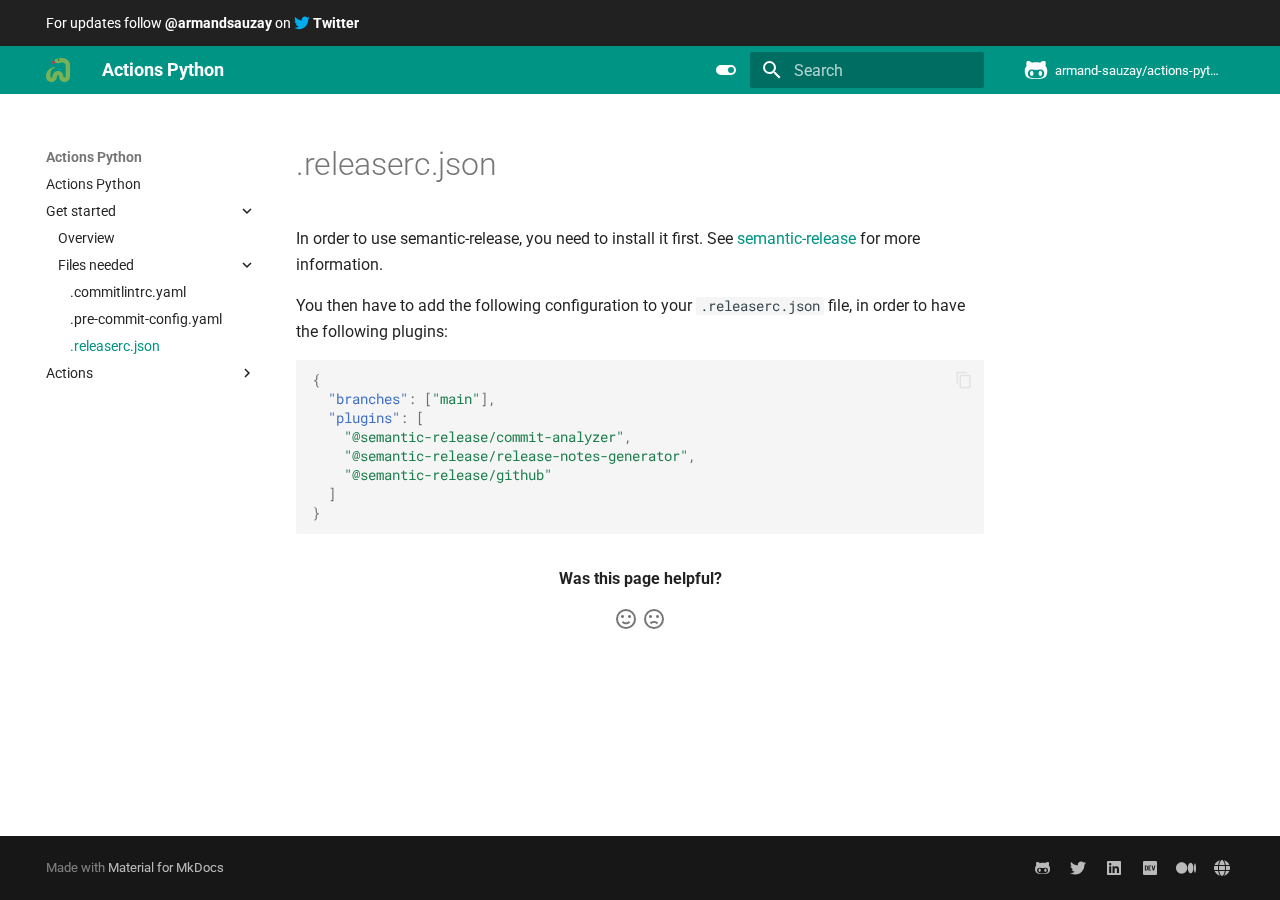
<file: files/releaserc/index.html>
<!doctype html>
<html lang="en" class="no-js">
  <head>
    
      <meta charset="utf-8">
      <meta name="viewport" content="width=device-width,initial-scale=1">
      
      
      
      
        <link rel="prev" href="../pre-commit-config/">
      
      
        <link rel="next" href="../../actions/lint/">
      
      
      <link rel="icon" href="../../favicon.svg">
      <meta name="generator" content="mkdocs-1.6.1, mkdocs-material-9.5.49">
    
    
      
        <title>.releaserc.json - Actions Python</title>
      
    
    
      <link rel="stylesheet" href="../../assets/stylesheets/main.6f8fc17f.min.css">
      
        
        <link rel="stylesheet" href="../../assets/stylesheets/palette.06af60db.min.css">
      
      


    
    
      
    
    
      
        
        
        <link rel="preconnect" href="https://fonts.gstatic.com" crossorigin>
        <link rel="stylesheet" href="https://fonts.googleapis.com/css?family=Roboto:300,300i,400,400i,700,700i%7CRoboto+Mono:400,400i,700,700i&display=fallback">
        <style>:root{--md-text-font:"Roboto";--md-code-font:"Roboto Mono"}</style>
      
    
    
      <link rel="stylesheet" href="../../css/extra.css">
    
    <script>__md_scope=new URL("../..",location),__md_hash=e=>[...e].reduce(((e,_)=>(e<<5)-e+_.charCodeAt(0)),0),__md_get=(e,_=localStorage,t=__md_scope)=>JSON.parse(_.getItem(t.pathname+"."+e)),__md_set=(e,_,t=localStorage,a=__md_scope)=>{try{t.setItem(a.pathname+"."+e,JSON.stringify(_))}catch(e){}}</script>
    
      
  


  
  

<script id="__analytics">function __md_analytics(){function e(){dataLayer.push(arguments)}window.dataLayer=window.dataLayer||[],e("js",new Date),e("config","G-JJWRNMYPFH"),document.addEventListener("DOMContentLoaded",(function(){document.forms.search&&document.forms.search.query.addEventListener("blur",(function(){this.value&&e("event","search",{search_term:this.value})}));document$.subscribe((function(){var t=document.forms.feedback;if(void 0!==t)for(var a of t.querySelectorAll("[type=submit]"))a.addEventListener("click",(function(a){a.preventDefault();var n=document.location.pathname,d=this.getAttribute("data-md-value");e("event","feedback",{page:n,data:d}),t.firstElementChild.disabled=!0;var r=t.querySelector(".md-feedback__note [data-md-value='"+d+"']");r&&(r.hidden=!1)})),t.hidden=!1})),location$.subscribe((function(t){e("config","G-JJWRNMYPFH",{page_path:t.pathname})}))}));var t=document.createElement("script");t.async=!0,t.src="https://www.googletagmanager.com/gtag/js?id=G-JJWRNMYPFH",document.getElementById("__analytics").insertAdjacentElement("afterEnd",t)}</script>
  
    <script>"undefined"!=typeof __md_analytics&&__md_analytics()</script>
  

    
    
    
  </head>
  
  
    
    
      
    
    
    
    
    <body dir="ltr" data-md-color-scheme="default" data-md-color-primary="teal" data-md-color-accent="deep-orange">
  
    
    <input class="md-toggle" data-md-toggle="drawer" type="checkbox" id="__drawer" autocomplete="off">
    <input class="md-toggle" data-md-toggle="search" type="checkbox" id="__search" autocomplete="off">
    <label class="md-overlay" for="__drawer"></label>
    <div data-md-component="skip">
      
        
        <a href="#releasercjson" class="md-skip">
          Skip to content
        </a>
      
    </div>
    <div data-md-component="announce">
      
        <aside class="md-banner">
          <div class="md-banner__inner md-grid md-typeset">
            
            
<div class="announce">
  <a href="https://twitter.com/armandsauzay" class="announce-link">
    For updates follow
    <strong>@armandsauzay</strong>
    on
    <span class="twemoji twitter">
      <svg xmlns="http://www.w3.org/2000/svg" viewBox="0 0 512 512"><!--! Font Awesome Free 6.7.1 by @fontawesome - https://fontawesome.com License - https://fontawesome.com/license/free (Icons: CC BY 4.0, Fonts: SIL OFL 1.1, Code: MIT License) Copyright 2024 Fonticons, Inc.--><path d="M459.37 151.716c.325 4.548.325 9.097.325 13.645 0 138.72-105.583 298.558-298.558 298.558-59.452 0-114.68-17.219-161.137-47.106 8.447.974 16.568 1.299 25.34 1.299 49.055 0 94.213-16.568 130.274-44.832-46.132-.975-84.792-31.188-98.112-72.772 6.498.974 12.995 1.624 19.818 1.624 9.421 0 18.843-1.3 27.614-3.573-48.081-9.747-84.143-51.98-84.143-102.985v-1.299c13.969 7.797 30.214 12.67 47.431 13.319-28.264-18.843-46.781-51.005-46.781-87.391 0-19.492 5.197-37.36 14.294-52.954 51.655 63.675 129.3 105.258 216.365 109.807-1.624-7.797-2.599-15.918-2.599-24.04 0-57.828 46.782-104.934 104.934-104.934 30.213 0 57.502 12.67 76.67 33.137 23.715-4.548 46.456-13.32 66.599-25.34-7.798 24.366-24.366 44.833-46.132 57.827 21.117-2.273 41.584-8.122 60.426-16.243-14.292 20.791-32.161 39.308-52.628 54.253"/></svg>
    </span>
    <strong>Twitter</strong>
  </a>
</div>


          </div>
          
        </aside>
      
    </div>
    
    
      

  

<header class="md-header md-header--shadow" data-md-component="header">
  <nav class="md-header__inner md-grid" aria-label="Header">
    <a href="../.." title="Actions Python" class="md-header__button md-logo" aria-label="Actions Python" data-md-component="logo">
      
  <img src="../../favicon.svg" alt="logo">

    </a>
    <label class="md-header__button md-icon" for="__drawer">
      
      <svg xmlns="http://www.w3.org/2000/svg" viewBox="0 0 24 24"><path d="M3 6h18v2H3zm0 5h18v2H3zm0 5h18v2H3z"/></svg>
    </label>
    <div class="md-header__title" data-md-component="header-title">
      <div class="md-header__ellipsis">
        <div class="md-header__topic">
          <span class="md-ellipsis">
            Actions Python
          </span>
        </div>
        <div class="md-header__topic" data-md-component="header-topic">
          <span class="md-ellipsis">
            
              .releaserc.json
            
          </span>
        </div>
      </div>
    </div>
    
      
        <form class="md-header__option" data-md-component="palette">
  
    
    
    
    <input class="md-option" data-md-color-media="(prefers-color-scheme: light)" data-md-color-scheme="default" data-md-color-primary="teal" data-md-color-accent="deep-orange"  aria-label="Switch to light mode"  type="radio" name="__palette" id="__palette_0">
    
      <label class="md-header__button md-icon" title="Switch to light mode" for="__palette_1" hidden>
        <svg xmlns="http://www.w3.org/2000/svg" viewBox="0 0 24 24"><path d="M17 7H7a5 5 0 0 0-5 5 5 5 0 0 0 5 5h10a5 5 0 0 0 5-5 5 5 0 0 0-5-5m0 8a3 3 0 0 1-3-3 3 3 0 0 1 3-3 3 3 0 0 1 3 3 3 3 0 0 1-3 3"/></svg>
      </label>
    
  
    
    
    
    <input class="md-option" data-md-color-media="(prefers-color-scheme: dark)" data-md-color-scheme="slate" data-md-color-primary="teal" data-md-color-accent="deep-orange"  aria-label="Switch to dark mode"  type="radio" name="__palette" id="__palette_1">
    
      <label class="md-header__button md-icon" title="Switch to dark mode" for="__palette_0" hidden>
        <svg xmlns="http://www.w3.org/2000/svg" viewBox="0 0 24 24"><path d="M12 2a7 7 0 0 1 7 7c0 2.38-1.19 4.47-3 5.74V17a1 1 0 0 1-1 1H9a1 1 0 0 1-1-1v-2.26C6.19 13.47 5 11.38 5 9a7 7 0 0 1 7-7M9 21v-1h6v1a1 1 0 0 1-1 1h-4a1 1 0 0 1-1-1m3-17a5 5 0 0 0-5 5c0 2.05 1.23 3.81 3 4.58V16h4v-2.42c1.77-.77 3-2.53 3-4.58a5 5 0 0 0-5-5"/></svg>
      </label>
    
  
</form>
      
    
    
      <script>var palette=__md_get("__palette");if(palette&&palette.color){if("(prefers-color-scheme)"===palette.color.media){var media=matchMedia("(prefers-color-scheme: light)"),input=document.querySelector(media.matches?"[data-md-color-media='(prefers-color-scheme: light)']":"[data-md-color-media='(prefers-color-scheme: dark)']");palette.color.media=input.getAttribute("data-md-color-media"),palette.color.scheme=input.getAttribute("data-md-color-scheme"),palette.color.primary=input.getAttribute("data-md-color-primary"),palette.color.accent=input.getAttribute("data-md-color-accent")}for(var[key,value]of Object.entries(palette.color))document.body.setAttribute("data-md-color-"+key,value)}</script>
    
    
    
      <label class="md-header__button md-icon" for="__search">
        
        <svg xmlns="http://www.w3.org/2000/svg" viewBox="0 0 24 24"><path d="M9.5 3A6.5 6.5 0 0 1 16 9.5c0 1.61-.59 3.09-1.56 4.23l.27.27h.79l5 5-1.5 1.5-5-5v-.79l-.27-.27A6.52 6.52 0 0 1 9.5 16 6.5 6.5 0 0 1 3 9.5 6.5 6.5 0 0 1 9.5 3m0 2C7 5 5 7 5 9.5S7 14 9.5 14 14 12 14 9.5 12 5 9.5 5"/></svg>
      </label>
      <div class="md-search" data-md-component="search" role="dialog">
  <label class="md-search__overlay" for="__search"></label>
  <div class="md-search__inner" role="search">
    <form class="md-search__form" name="search">
      <input type="text" class="md-search__input" name="query" aria-label="Search" placeholder="Search" autocapitalize="off" autocorrect="off" autocomplete="off" spellcheck="false" data-md-component="search-query" required>
      <label class="md-search__icon md-icon" for="__search">
        
        <svg xmlns="http://www.w3.org/2000/svg" viewBox="0 0 24 24"><path d="M9.5 3A6.5 6.5 0 0 1 16 9.5c0 1.61-.59 3.09-1.56 4.23l.27.27h.79l5 5-1.5 1.5-5-5v-.79l-.27-.27A6.52 6.52 0 0 1 9.5 16 6.5 6.5 0 0 1 3 9.5 6.5 6.5 0 0 1 9.5 3m0 2C7 5 5 7 5 9.5S7 14 9.5 14 14 12 14 9.5 12 5 9.5 5"/></svg>
        
        <svg xmlns="http://www.w3.org/2000/svg" viewBox="0 0 24 24"><path d="M20 11v2H8l5.5 5.5-1.42 1.42L4.16 12l7.92-7.92L13.5 5.5 8 11z"/></svg>
      </label>
      <nav class="md-search__options" aria-label="Search">
        
        <button type="reset" class="md-search__icon md-icon" title="Clear" aria-label="Clear" tabindex="-1">
          
          <svg xmlns="http://www.w3.org/2000/svg" viewBox="0 0 24 24"><path d="M19 6.41 17.59 5 12 10.59 6.41 5 5 6.41 10.59 12 5 17.59 6.41 19 12 13.41 17.59 19 19 17.59 13.41 12z"/></svg>
        </button>
      </nav>
      
        <div class="md-search__suggest" data-md-component="search-suggest"></div>
      
    </form>
    <div class="md-search__output">
      <div class="md-search__scrollwrap" tabindex="0" data-md-scrollfix>
        <div class="md-search-result" data-md-component="search-result">
          <div class="md-search-result__meta">
            Initializing search
          </div>
          <ol class="md-search-result__list" role="presentation"></ol>
        </div>
      </div>
    </div>
  </div>
</div>
    
    
      <div class="md-header__source">
        <a href="https://github.com/armand-sauzay/actions-python" title="Go to repository" class="md-source" data-md-component="source">
  <div class="md-source__icon md-icon">
    
    <svg xmlns="http://www.w3.org/2000/svg" viewBox="0 0 480 512"><!--! Font Awesome Free 6.7.1 by @fontawesome - https://fontawesome.com License - https://fontawesome.com/license/free (Icons: CC BY 4.0, Fonts: SIL OFL 1.1, Code: MIT License) Copyright 2024 Fonticons, Inc.--><path d="M186.1 328.7c0 20.9-10.9 55.1-36.7 55.1s-36.7-34.2-36.7-55.1 10.9-55.1 36.7-55.1 36.7 34.2 36.7 55.1M480 278.2c0 31.9-3.2 65.7-17.5 95-37.9 76.6-142.1 74.8-216.7 74.8-75.8 0-186.2 2.7-225.6-74.8-14.6-29-20.2-63.1-20.2-95 0-41.9 13.9-81.5 41.5-113.6-5.2-15.8-7.7-32.4-7.7-48.8 0-21.5 4.9-32.3 14.6-51.8 45.3 0 74.3 9 108.8 36 29-6.9 58.8-10 88.7-10 27 0 54.2 2.9 80.4 9.2 34-26.7 63-35.2 107.8-35.2 9.8 19.5 14.6 30.3 14.6 51.8 0 16.4-2.6 32.7-7.7 48.2 27.5 32.4 39 72.3 39 114.2m-64.3 50.5c0-43.9-26.7-82.6-73.5-82.6-18.9 0-37 3.4-56 6-14.9 2.3-29.8 3.2-45.1 3.2-15.2 0-30.1-.9-45.1-3.2-18.7-2.6-37-6-56-6-46.8 0-73.5 38.7-73.5 82.6 0 87.8 80.4 101.3 150.4 101.3h48.2c70.3 0 150.6-13.4 150.6-101.3m-82.6-55.1c-25.8 0-36.7 34.2-36.7 55.1s10.9 55.1 36.7 55.1 36.7-34.2 36.7-55.1-10.9-55.1-36.7-55.1"/></svg>
  </div>
  <div class="md-source__repository">
    armand-sauzay/actions-python
  </div>
</a>
      </div>
    
  </nav>
  
</header>
    
    <div class="md-container" data-md-component="container">
      
      
        
          
        
      
      <main class="md-main" data-md-component="main">
        <div class="md-main__inner md-grid">
          
            
              
              <div class="md-sidebar md-sidebar--primary" data-md-component="sidebar" data-md-type="navigation" >
                <div class="md-sidebar__scrollwrap">
                  <div class="md-sidebar__inner">
                    



<nav class="md-nav md-nav--primary" aria-label="Navigation" data-md-level="0">
  <label class="md-nav__title" for="__drawer">
    <a href="../.." title="Actions Python" class="md-nav__button md-logo" aria-label="Actions Python" data-md-component="logo">
      
  <img src="../../favicon.svg" alt="logo">

    </a>
    Actions Python
  </label>
  
    <div class="md-nav__source">
      <a href="https://github.com/armand-sauzay/actions-python" title="Go to repository" class="md-source" data-md-component="source">
  <div class="md-source__icon md-icon">
    
    <svg xmlns="http://www.w3.org/2000/svg" viewBox="0 0 480 512"><!--! Font Awesome Free 6.7.1 by @fontawesome - https://fontawesome.com License - https://fontawesome.com/license/free (Icons: CC BY 4.0, Fonts: SIL OFL 1.1, Code: MIT License) Copyright 2024 Fonticons, Inc.--><path d="M186.1 328.7c0 20.9-10.9 55.1-36.7 55.1s-36.7-34.2-36.7-55.1 10.9-55.1 36.7-55.1 36.7 34.2 36.7 55.1M480 278.2c0 31.9-3.2 65.7-17.5 95-37.9 76.6-142.1 74.8-216.7 74.8-75.8 0-186.2 2.7-225.6-74.8-14.6-29-20.2-63.1-20.2-95 0-41.9 13.9-81.5 41.5-113.6-5.2-15.8-7.7-32.4-7.7-48.8 0-21.5 4.9-32.3 14.6-51.8 45.3 0 74.3 9 108.8 36 29-6.9 58.8-10 88.7-10 27 0 54.2 2.9 80.4 9.2 34-26.7 63-35.2 107.8-35.2 9.8 19.5 14.6 30.3 14.6 51.8 0 16.4-2.6 32.7-7.7 48.2 27.5 32.4 39 72.3 39 114.2m-64.3 50.5c0-43.9-26.7-82.6-73.5-82.6-18.9 0-37 3.4-56 6-14.9 2.3-29.8 3.2-45.1 3.2-15.2 0-30.1-.9-45.1-3.2-18.7-2.6-37-6-56-6-46.8 0-73.5 38.7-73.5 82.6 0 87.8 80.4 101.3 150.4 101.3h48.2c70.3 0 150.6-13.4 150.6-101.3m-82.6-55.1c-25.8 0-36.7 34.2-36.7 55.1s10.9 55.1 36.7 55.1 36.7-34.2 36.7-55.1-10.9-55.1-36.7-55.1"/></svg>
  </div>
  <div class="md-source__repository">
    armand-sauzay/actions-python
  </div>
</a>
    </div>
  
  <ul class="md-nav__list" data-md-scrollfix>
    
      
      
  
  
  
  
    <li class="md-nav__item">
      <a href="../.." class="md-nav__link">
        
  
  <span class="md-ellipsis">
    Actions Python
  </span>
  

      </a>
    </li>
  

    
      
      
  
  
    
  
  
  
    
    
    
    
    <li class="md-nav__item md-nav__item--active md-nav__item--nested">
      
        
        
        <input class="md-nav__toggle md-toggle " type="checkbox" id="__nav_2" checked>
        
          
          <label class="md-nav__link" for="__nav_2" id="__nav_2_label" tabindex="0">
            
  
  <span class="md-ellipsis">
    Get started
  </span>
  

            <span class="md-nav__icon md-icon"></span>
          </label>
        
        <nav class="md-nav" data-md-level="1" aria-labelledby="__nav_2_label" aria-expanded="true">
          <label class="md-nav__title" for="__nav_2">
            <span class="md-nav__icon md-icon"></span>
            Get started
          </label>
          <ul class="md-nav__list" data-md-scrollfix>
            
              
                
  
  
  
  
    <li class="md-nav__item">
      <a href="../../setup/" class="md-nav__link">
        
  
  <span class="md-ellipsis">
    Overview
  </span>
  

      </a>
    </li>
  

              
            
              
                
  
  
    
  
  
  
    
    
    
    
    <li class="md-nav__item md-nav__item--active md-nav__item--nested">
      
        
        
        <input class="md-nav__toggle md-toggle " type="checkbox" id="__nav_2_2" checked>
        
          
          <label class="md-nav__link" for="__nav_2_2" id="__nav_2_2_label" tabindex="0">
            
  
  <span class="md-ellipsis">
    Files needed
  </span>
  

            <span class="md-nav__icon md-icon"></span>
          </label>
        
        <nav class="md-nav" data-md-level="2" aria-labelledby="__nav_2_2_label" aria-expanded="true">
          <label class="md-nav__title" for="__nav_2_2">
            <span class="md-nav__icon md-icon"></span>
            Files needed
          </label>
          <ul class="md-nav__list" data-md-scrollfix>
            
              
                
  
  
  
  
    <li class="md-nav__item">
      <a href="../commitlintrc/" class="md-nav__link">
        
  
  <span class="md-ellipsis">
    .commitlintrc.yaml
  </span>
  

      </a>
    </li>
  

              
            
              
                
  
  
  
  
    <li class="md-nav__item">
      <a href="../pre-commit-config/" class="md-nav__link">
        
  
  <span class="md-ellipsis">
    .pre-commit-config.yaml
  </span>
  

      </a>
    </li>
  

              
            
              
                
  
  
    
  
  
  
    <li class="md-nav__item md-nav__item--active">
      
      <input class="md-nav__toggle md-toggle" type="checkbox" id="__toc">
      
      
        
      
      
      <a href="./" class="md-nav__link md-nav__link--active">
        
  
  <span class="md-ellipsis">
    .releaserc.json
  </span>
  

      </a>
      
    </li>
  

              
            
          </ul>
        </nav>
      
    </li>
  

              
            
          </ul>
        </nav>
      
    </li>
  

    
      
      
  
  
  
  
    
    
    
    
    <li class="md-nav__item md-nav__item--nested">
      
        
        
        <input class="md-nav__toggle md-toggle " type="checkbox" id="__nav_3" >
        
          
          <label class="md-nav__link" for="__nav_3" id="__nav_3_label" tabindex="0">
            
  
  <span class="md-ellipsis">
    Actions
  </span>
  

            <span class="md-nav__icon md-icon"></span>
          </label>
        
        <nav class="md-nav" data-md-level="1" aria-labelledby="__nav_3_label" aria-expanded="false">
          <label class="md-nav__title" for="__nav_3">
            <span class="md-nav__icon md-icon"></span>
            Actions
          </label>
          <ul class="md-nav__list" data-md-scrollfix>
            
              
                
  
  
  
  
    <li class="md-nav__item">
      <a href="../../actions/lint/" class="md-nav__link">
        
  
  <span class="md-ellipsis">
    Lint
  </span>
  

      </a>
    </li>
  

              
            
              
                
  
  
  
  
    <li class="md-nav__item">
      <a href="../../actions/test/" class="md-nav__link">
        
  
  <span class="md-ellipsis">
    Test
  </span>
  

      </a>
    </li>
  

              
            
              
                
  
  
  
  
    <li class="md-nav__item">
      <a href="../../actions/release/" class="md-nav__link">
        
  
  <span class="md-ellipsis">
    Release
  </span>
  

      </a>
    </li>
  

              
            
          </ul>
        </nav>
      
    </li>
  

    
  </ul>
</nav>
                  </div>
                </div>
              </div>
            
            
              
              <div class="md-sidebar md-sidebar--secondary" data-md-component="sidebar" data-md-type="toc" >
                <div class="md-sidebar__scrollwrap">
                  <div class="md-sidebar__inner">
                    

<nav class="md-nav md-nav--secondary" aria-label="Table of contents">
  
  
  
    
  
  
</nav>
                  </div>
                </div>
              </div>
            
          
          
            <div class="md-content" data-md-component="content">
              <article class="md-content__inner md-typeset">
                
                  

  
  


<h1 id="releasercjson">.releaserc.json<a class="headerlink" href="#releasercjson" title="Permanent link">&para;</a></h1>
<p>In order to use semantic-release, you need to install it first. See <a href="https://semantic-release.gitbook.io/semantic-release/">semantic-release</a> for more information.</p>
<p>You then have to add the following configuration to your <code>.releaserc.json</code> file, in order to have the following plugins:</p>
<div class="language-json highlight"><pre><span></span><code><span id="__span-0-1"><a id="__codelineno-0-1" name="__codelineno-0-1" href="#__codelineno-0-1"></a><span class="p">{</span>
</span><span id="__span-0-2"><a id="__codelineno-0-2" name="__codelineno-0-2" href="#__codelineno-0-2"></a><span class="w">  </span><span class="nt">&quot;branches&quot;</span><span class="p">:</span><span class="w"> </span><span class="p">[</span><span class="s2">&quot;main&quot;</span><span class="p">],</span>
</span><span id="__span-0-3"><a id="__codelineno-0-3" name="__codelineno-0-3" href="#__codelineno-0-3"></a><span class="w">  </span><span class="nt">&quot;plugins&quot;</span><span class="p">:</span><span class="w"> </span><span class="p">[</span>
</span><span id="__span-0-4"><a id="__codelineno-0-4" name="__codelineno-0-4" href="#__codelineno-0-4"></a><span class="w">    </span><span class="s2">&quot;@semantic-release/commit-analyzer&quot;</span><span class="p">,</span>
</span><span id="__span-0-5"><a id="__codelineno-0-5" name="__codelineno-0-5" href="#__codelineno-0-5"></a><span class="w">    </span><span class="s2">&quot;@semantic-release/release-notes-generator&quot;</span><span class="p">,</span>
</span><span id="__span-0-6"><a id="__codelineno-0-6" name="__codelineno-0-6" href="#__codelineno-0-6"></a><span class="w">    </span><span class="s2">&quot;@semantic-release/github&quot;</span>
</span><span id="__span-0-7"><a id="__codelineno-0-7" name="__codelineno-0-7" href="#__codelineno-0-7"></a><span class="w">  </span><span class="p">]</span>
</span><span id="__span-0-8"><a id="__codelineno-0-8" name="__codelineno-0-8" href="#__codelineno-0-8"></a><span class="p">}</span>
</span></code></pre></div>









  



  <form class="md-feedback" name="feedback" hidden>
    <fieldset>
      <legend class="md-feedback__title">
        Was this page helpful?
      </legend>
      <div class="md-feedback__inner">
        <div class="md-feedback__list">
          
            <button class="md-feedback__icon md-icon" type="submit" title="This page was helpful" data-md-value="1">
              <svg xmlns="http://www.w3.org/2000/svg" viewBox="0 0 24 24"><path d="M20 12a8 8 0 0 0-8-8 8 8 0 0 0-8 8 8 8 0 0 0 8 8 8 8 0 0 0 8-8m2 0a10 10 0 0 1-10 10A10 10 0 0 1 2 12 10 10 0 0 1 12 2a10 10 0 0 1 10 10M10 9.5c0 .8-.7 1.5-1.5 1.5S7 10.3 7 9.5 7.7 8 8.5 8s1.5.7 1.5 1.5m7 0c0 .8-.7 1.5-1.5 1.5S14 10.3 14 9.5 14.7 8 15.5 8s1.5.7 1.5 1.5m-5 7.73c-1.75 0-3.29-.73-4.19-1.81L9.23 14c.45.72 1.52 1.23 2.77 1.23s2.32-.51 2.77-1.23l1.42 1.42c-.9 1.08-2.44 1.81-4.19 1.81"/></svg>
            </button>
          
            <button class="md-feedback__icon md-icon" type="submit" title="This page could be improved" data-md-value="0">
              <svg xmlns="http://www.w3.org/2000/svg" viewBox="0 0 24 24"><path d="M20 12a8 8 0 0 0-8-8 8 8 0 0 0-8 8 8 8 0 0 0 8 8 8 8 0 0 0 8-8m2 0a10 10 0 0 1-10 10A10 10 0 0 1 2 12 10 10 0 0 1 12 2a10 10 0 0 1 10 10m-6.5-4c.8 0 1.5.7 1.5 1.5s-.7 1.5-1.5 1.5-1.5-.7-1.5-1.5.7-1.5 1.5-1.5M10 9.5c0 .8-.7 1.5-1.5 1.5S7 10.3 7 9.5 7.7 8 8.5 8s1.5.7 1.5 1.5m2 4.5c1.75 0 3.29.72 4.19 1.81l-1.42 1.42C14.32 16.5 13.25 16 12 16s-2.32.5-2.77 1.23l-1.42-1.42C8.71 14.72 10.25 14 12 14"/></svg>
            </button>
          
        </div>
        <div class="md-feedback__note">
          
            <div data-md-value="1" hidden>
              
              
                
              
              Thanks for your feedback! Help us improve this page <a href="https://docs.google.com/forms/d/e/1FAIpQLSdq-1iiqF_ElLmqd7KE7T-g4MkpPT7xCH85DlXxz40hKMkVrA/viewform" target="_blank" rel="noopener">telling us what we're missing</a>.
            </div>
          
            <div data-md-value="0" hidden>
              
              
                
              
              Thanks for your feedback! Help us improve this page by using our <a href="https://docs.google.com/forms/d/e/1FAIpQLSdq-1iiqF_ElLmqd7KE7T-g4MkpPT7xCH85DlXxz40hKMkVrA/viewform" target="_blank" rel="noopener">feedback form</a>.
            </div>
          
        </div>
      </div>
    </fieldset>
  </form>


                
              </article>
            </div>
          
          
  <script>var tabs=__md_get("__tabs");if(Array.isArray(tabs))e:for(var set of document.querySelectorAll(".tabbed-set")){var labels=set.querySelector(".tabbed-labels");for(var tab of tabs)for(var label of labels.getElementsByTagName("label"))if(label.innerText.trim()===tab){var input=document.getElementById(label.htmlFor);input.checked=!0;continue e}}</script>

<script>var target=document.getElementById(location.hash.slice(1));target&&target.name&&(target.checked=target.name.startsWith("__tabbed_"))</script>
        </div>
        
      </main>
      
        <footer class="md-footer">
  
  <div class="md-footer-meta md-typeset">
    <div class="md-footer-meta__inner md-grid">
      <div class="md-copyright">
  
  
    Made with
    <a href="https://squidfunk.github.io/mkdocs-material/" target="_blank" rel="noopener">
      Material for MkDocs
    </a>
  
</div>
      
        <div class="md-social">
  
    
    
    
    
      
      
    
    <a href="https://github.com/armand-sauzay" target="_blank" rel="noopener" title="github.com" class="md-social__link">
      <svg xmlns="http://www.w3.org/2000/svg" viewBox="0 0 480 512"><!--! Font Awesome Free 6.7.1 by @fontawesome - https://fontawesome.com License - https://fontawesome.com/license/free (Icons: CC BY 4.0, Fonts: SIL OFL 1.1, Code: MIT License) Copyright 2024 Fonticons, Inc.--><path d="M186.1 328.7c0 20.9-10.9 55.1-36.7 55.1s-36.7-34.2-36.7-55.1 10.9-55.1 36.7-55.1 36.7 34.2 36.7 55.1M480 278.2c0 31.9-3.2 65.7-17.5 95-37.9 76.6-142.1 74.8-216.7 74.8-75.8 0-186.2 2.7-225.6-74.8-14.6-29-20.2-63.1-20.2-95 0-41.9 13.9-81.5 41.5-113.6-5.2-15.8-7.7-32.4-7.7-48.8 0-21.5 4.9-32.3 14.6-51.8 45.3 0 74.3 9 108.8 36 29-6.9 58.8-10 88.7-10 27 0 54.2 2.9 80.4 9.2 34-26.7 63-35.2 107.8-35.2 9.8 19.5 14.6 30.3 14.6 51.8 0 16.4-2.6 32.7-7.7 48.2 27.5 32.4 39 72.3 39 114.2m-64.3 50.5c0-43.9-26.7-82.6-73.5-82.6-18.9 0-37 3.4-56 6-14.9 2.3-29.8 3.2-45.1 3.2-15.2 0-30.1-.9-45.1-3.2-18.7-2.6-37-6-56-6-46.8 0-73.5 38.7-73.5 82.6 0 87.8 80.4 101.3 150.4 101.3h48.2c70.3 0 150.6-13.4 150.6-101.3m-82.6-55.1c-25.8 0-36.7 34.2-36.7 55.1s10.9 55.1 36.7 55.1 36.7-34.2 36.7-55.1-10.9-55.1-36.7-55.1"/></svg>
    </a>
  
    
    
    
    
      
      
    
    <a href="https://twitter.com/armandsauzay" target="_blank" rel="noopener" title="twitter.com" class="md-social__link">
      <svg xmlns="http://www.w3.org/2000/svg" viewBox="0 0 512 512"><!--! Font Awesome Free 6.7.1 by @fontawesome - https://fontawesome.com License - https://fontawesome.com/license/free (Icons: CC BY 4.0, Fonts: SIL OFL 1.1, Code: MIT License) Copyright 2024 Fonticons, Inc.--><path d="M459.37 151.716c.325 4.548.325 9.097.325 13.645 0 138.72-105.583 298.558-298.558 298.558-59.452 0-114.68-17.219-161.137-47.106 8.447.974 16.568 1.299 25.34 1.299 49.055 0 94.213-16.568 130.274-44.832-46.132-.975-84.792-31.188-98.112-72.772 6.498.974 12.995 1.624 19.818 1.624 9.421 0 18.843-1.3 27.614-3.573-48.081-9.747-84.143-51.98-84.143-102.985v-1.299c13.969 7.797 30.214 12.67 47.431 13.319-28.264-18.843-46.781-51.005-46.781-87.391 0-19.492 5.197-37.36 14.294-52.954 51.655 63.675 129.3 105.258 216.365 109.807-1.624-7.797-2.599-15.918-2.599-24.04 0-57.828 46.782-104.934 104.934-104.934 30.213 0 57.502 12.67 76.67 33.137 23.715-4.548 46.456-13.32 66.599-25.34-7.798 24.366-24.366 44.833-46.132 57.827 21.117-2.273 41.584-8.122 60.426-16.243-14.292 20.791-32.161 39.308-52.628 54.253"/></svg>
    </a>
  
    
    
    
    
      
      
    
    <a href="https://www.linkedin.com/in/armand-sauzay" target="_blank" rel="noopener" title="www.linkedin.com" class="md-social__link">
      <svg xmlns="http://www.w3.org/2000/svg" viewBox="0 0 448 512"><!--! Font Awesome Free 6.7.1 by @fontawesome - https://fontawesome.com License - https://fontawesome.com/license/free (Icons: CC BY 4.0, Fonts: SIL OFL 1.1, Code: MIT License) Copyright 2024 Fonticons, Inc.--><path d="M416 32H31.9C14.3 32 0 46.5 0 64.3v383.4C0 465.5 14.3 480 31.9 480H416c17.6 0 32-14.5 32-32.3V64.3c0-17.8-14.4-32.3-32-32.3M135.4 416H69V202.2h66.5V416zm-33.2-243c-21.3 0-38.5-17.3-38.5-38.5S80.9 96 102.2 96c21.2 0 38.5 17.3 38.5 38.5 0 21.3-17.2 38.5-38.5 38.5m282.1 243h-66.4V312c0-24.8-.5-56.7-34.5-56.7-34.6 0-39.9 27-39.9 54.9V416h-66.4V202.2h63.7v29.2h.9c8.9-16.8 30.6-34.5 62.9-34.5 67.2 0 79.7 44.3 79.7 101.9z"/></svg>
    </a>
  
    
    
    
    
      
      
    
    <a href="https://dev.to/armandsauzay" target="_blank" rel="noopener" title="dev.to" class="md-social__link">
      <svg xmlns="http://www.w3.org/2000/svg" viewBox="0 0 448 512"><!--! Font Awesome Free 6.7.1 by @fontawesome - https://fontawesome.com License - https://fontawesome.com/license/free (Icons: CC BY 4.0, Fonts: SIL OFL 1.1, Code: MIT License) Copyright 2024 Fonticons, Inc.--><path d="M120.12 208.29c-3.88-2.9-7.77-4.35-11.65-4.35H91.03v104.47h17.45c3.88 0 7.77-1.45 11.65-4.35s5.82-7.25 5.82-13.06v-69.65c-.01-5.8-1.96-10.16-5.83-13.06M404.1 32H43.9C19.7 32 .06 51.59 0 75.8v360.4C.06 460.41 19.7 480 43.9 480h360.2c24.21 0 43.84-19.59 43.9-43.8V75.8c-.06-24.21-19.7-43.8-43.9-43.8M154.2 291.19c0 18.81-11.61 47.31-48.36 47.25h-46.4V172.98h47.38c35.44 0 47.36 28.46 47.37 47.28zm100.68-88.66H201.6v38.42h32.57v29.57H201.6v38.41h53.29v29.57h-62.18c-11.16.29-20.44-8.53-20.72-19.69V193.7c-.27-11.15 8.56-20.41 19.71-20.69h63.19zm103.64 115.29c-13.2 30.75-36.85 24.63-47.44 0l-38.53-144.8h32.57l29.71 113.72 29.57-113.72h32.58z"/></svg>
    </a>
  
    
    
    
    
      
      
    
    <a href="https://medium.com/@armand-sauzay" target="_blank" rel="noopener" title="medium.com" class="md-social__link">
      <svg xmlns="http://www.w3.org/2000/svg" viewBox="0 0 640 512"><!--! Font Awesome Free 6.7.1 by @fontawesome - https://fontawesome.com License - https://fontawesome.com/license/free (Icons: CC BY 4.0, Fonts: SIL OFL 1.1, Code: MIT License) Copyright 2024 Fonticons, Inc.--><path d="M180.5 74.262C80.813 74.262 0 155.633 0 256s80.819 181.738 180.5 181.738S361 356.373 361 256 280.191 74.262 180.5 74.262m288.25 10.646c-49.845 0-90.245 76.619-90.245 171.095s40.406 171.1 90.251 171.1 90.251-76.619 90.251-171.1H559c0-94.503-40.4-171.095-90.248-171.095Zm139.506 17.821c-17.526 0-31.735 68.628-31.735 153.274s14.2 153.274 31.735 153.274S640 340.631 640 256c0-84.649-14.215-153.271-31.742-153.271Z"/></svg>
    </a>
  
    
    
    
    
      
      
    
    <a href="https://armand-sauzay.github.io/" target="_blank" rel="noopener" title="armand-sauzay.github.io" class="md-social__link">
      <svg xmlns="http://www.w3.org/2000/svg" viewBox="0 0 512 512"><!--! Font Awesome Free 6.7.1 by @fontawesome - https://fontawesome.com License - https://fontawesome.com/license/free (Icons: CC BY 4.0, Fonts: SIL OFL 1.1, Code: MIT License) Copyright 2024 Fonticons, Inc.--><path d="M352 256c0 22.2-1.2 43.6-3.3 64H163.4c-2.2-20.4-3.3-41.8-3.3-64s1.2-43.6 3.3-64h185.3c2.2 20.4 3.3 41.8 3.3 64m28.8-64h123.1c5.3 20.5 8.1 41.9 8.1 64s-2.8 43.5-8.1 64H380.8c2.1-20.6 3.2-42 3.2-64s-1.1-43.4-3.2-64m112.6-32H376.7c-10-63.9-29.8-117.4-55.3-151.6 78.3 20.7 142 77.5 171.9 151.6zm-149.1 0H167.7c6.1-36.4 15.5-68.6 27-94.7 10.5-23.6 22.2-40.7 33.5-51.5C239.4 3.2 248.7 0 256 0s16.6 3.2 27.8 13.8c11.3 10.8 23 27.9 33.5 51.5 11.6 26 20.9 58.2 27 94.7m-209 0H18.6c30-74.1 93.6-130.9 172-151.6-25.5 34.2-45.3 87.7-55.3 151.6M8.1 192h123.1c-2.1 20.6-3.2 42-3.2 64s1.1 43.4 3.2 64H8.1C2.8 299.5 0 278.1 0 256s2.8-43.5 8.1-64m186.6 254.6c-11.6-26-20.9-58.2-27-94.6h176.6c-6.1 36.4-15.5 68.6-27 94.6-10.5 23.6-22.2 40.7-33.5 51.5-11.2 10.7-20.5 13.9-27.8 13.9s-16.6-3.2-27.8-13.8c-11.3-10.8-23-27.9-33.5-51.5zM135.3 352c10 63.9 29.8 117.4 55.3 151.6-78.4-20.7-142-77.5-172-151.6zm358.1 0c-30 74.1-93.6 130.9-171.9 151.6 25.5-34.2 45.2-87.7 55.3-151.6h116.7z"/></svg>
    </a>
  
</div>
      
    </div>
  </div>
</footer>
      
    </div>
    <div class="md-dialog" data-md-component="dialog">
      <div class="md-dialog__inner md-typeset"></div>
    </div>
    
    
    <script id="__config" type="application/json">{"base": "../..", "features": ["search.suggest", "search.highlight", "content.tabs.link", "content.code.copy"], "search": "../../assets/javascripts/workers/search.6ce7567c.min.js", "translations": {"clipboard.copied": "Copied to clipboard", "clipboard.copy": "Copy to clipboard", "search.result.more.one": "1 more on this page", "search.result.more.other": "# more on this page", "search.result.none": "No matching documents", "search.result.one": "1 matching document", "search.result.other": "# matching documents", "search.result.placeholder": "Type to start searching", "search.result.term.missing": "Missing", "select.version": "Select version"}}</script>
    
     
      <script src="../../assets/javascripts/bundle.88dd0f4e.min.js"></script>
      
     
  </body>
</html>
</file>
<file: css/extra.css>
/* for the class announce
    text should be blank twitter emoji should be blue
*/

a.announce-link:link,
a.announce-link:visited {
  color: #fff;
  text-decoration: none;
}

a.announce-link:hover,
a.announce-link:active {
  color: var(--md-accent-fg-color);
}

.twitter {
  color: #00acee;
}
</file>
<file: assets/stylesheets/main.6f8fc17f.min.css>
@charset "UTF-8";html{-webkit-text-size-adjust:none;-moz-text-size-adjust:none;text-size-adjust:none;box-sizing:border-box}*,:after,:before{box-sizing:inherit}@media (prefers-reduced-motion){*,:after,:before{transition:none!important}}body{margin:0}a,button,input,label{-webkit-tap-highlight-color:transparent}a{color:inherit;text-decoration:none}hr{border:0;box-sizing:initial;display:block;height:.05rem;overflow:visible;padding:0}small{font-size:80%}sub,sup{line-height:1em}img{border-style:none}table{border-collapse:initial;border-spacing:0}td,th{font-weight:400;vertical-align:top}button{background:#0000;border:0;font-family:inherit;font-size:inherit;margin:0;padding:0}input{border:0;outline:none}:root{--md-primary-fg-color:#4051b5;--md-primary-fg-color--light:#5d6cc0;--md-primary-fg-color--dark:#303fa1;--md-primary-bg-color:#fff;--md-primary-bg-color--light:#ffffffb3;--md-accent-fg-color:#526cfe;--md-accent-fg-color--transparent:#526cfe1a;--md-accent-bg-color:#fff;--md-accent-bg-color--light:#ffffffb3}[data-md-color-scheme=default]{color-scheme:light}[data-md-color-scheme=default] img[src$="#gh-dark-mode-only"],[data-md-color-scheme=default] img[src$="#only-dark"]{display:none}:root,[data-md-color-scheme=default]{--md-hue:225deg;--md-default-fg-color:#000000de;--md-default-fg-color--light:#0000008a;--md-default-fg-color--lighter:#00000052;--md-default-fg-color--lightest:#00000012;--md-default-bg-color:#fff;--md-default-bg-color--light:#ffffffb3;--md-default-bg-color--lighter:#ffffff4d;--md-default-bg-color--lightest:#ffffff1f;--md-code-fg-color:#36464e;--md-code-bg-color:#f5f5f5;--md-code-hl-color:#4287ff;--md-code-hl-color--light:#4287ff1a;--md-code-hl-number-color:#d52a2a;--md-code-hl-special-color:#db1457;--md-code-hl-function-color:#a846b9;--md-code-hl-constant-color:#6e59d9;--md-code-hl-keyword-color:#3f6ec6;--md-code-hl-string-color:#1c7d4d;--md-code-hl-name-color:var(--md-code-fg-color);--md-code-hl-operator-color:var(--md-default-fg-color--light);--md-code-hl-punctuation-color:var(--md-default-fg-color--light);--md-code-hl-comment-color:var(--md-default-fg-color--light);--md-code-hl-generic-color:var(--md-default-fg-color--light);--md-code-hl-variable-color:var(--md-default-fg-color--light);--md-typeset-color:var(--md-default-fg-color);--md-typeset-a-color:var(--md-primary-fg-color);--md-typeset-del-color:#f5503d26;--md-typeset-ins-color:#0bd57026;--md-typeset-kbd-color:#fafafa;--md-typeset-kbd-accent-color:#fff;--md-typeset-kbd-border-color:#b8b8b8;--md-typeset-mark-color:#ffff0080;--md-typeset-table-color:#0000001f;--md-typeset-table-color--light:rgba(0,0,0,.035);--md-admonition-fg-color:var(--md-default-fg-color);--md-admonition-bg-color:var(--md-default-bg-color);--md-warning-fg-color:#000000de;--md-warning-bg-color:#ff9;--md-footer-fg-color:#fff;--md-footer-fg-color--light:#ffffffb3;--md-footer-fg-color--lighter:#ffffff73;--md-footer-bg-color:#000000de;--md-footer-bg-color--dark:#00000052;--md-shadow-z1:0 0.2rem 0.5rem #0000000d,0 0 0.05rem #0000001a;--md-shadow-z2:0 0.2rem 0.5rem #0000001a,0 0 0.05rem #00000040;--md-shadow-z3:0 0.2rem 0.5rem #0003,0 0 0.05rem #00000059}.md-icon svg{fill:currentcolor;display:block;height:1.2rem;width:1.2rem}body{-webkit-font-smoothing:antialiased;-moz-osx-font-smoothing:grayscale;--md-text-font-family:var(--md-text-font,_),-apple-system,BlinkMacSystemFont,Helvetica,Arial,sans-serif;--md-code-font-family:var(--md-code-font,_),SFMono-Regular,Consolas,Menlo,monospace}aside,body,input{font-feature-settings:"kern","liga";color:var(--md-typeset-color);font-family:var(--md-text-font-family)}code,kbd,pre{font-feature-settings:"kern";font-family:var(--md-code-font-family)}:root{--md-typeset-table-sort-icon:url('data:image/svg+xml;charset=utf-8,<svg xmlns="http://www.w3.org/2000/svg" viewBox="0 0 24 24"><path d="m18 21-4-4h3V7h-3l4-4 4 4h-3v10h3M2 19v-2h10v2M2 13v-2h7v2M2 7V5h4v2z"/></svg>');--md-typeset-table-sort-icon--asc:url('data:image/svg+xml;charset=utf-8,<svg xmlns="http://www.w3.org/2000/svg" viewBox="0 0 24 24"><path d="M19 17h3l-4 4-4-4h3V3h2M2 17h10v2H2M6 5v2H2V5m0 6h7v2H2z"/></svg>');--md-typeset-table-sort-icon--desc:url('data:image/svg+xml;charset=utf-8,<svg xmlns="http://www.w3.org/2000/svg" viewBox="0 0 24 24"><path d="M19 7h3l-4-4-4 4h3v14h2M2 17h10v2H2M6 5v2H2V5m0 6h7v2H2z"/></svg>')}.md-typeset{-webkit-print-color-adjust:exact;color-adjust:exact;font-size:.8rem;line-height:1.6}@media print{.md-typeset{font-size:.68rem}}.md-typeset blockquote,.md-typeset dl,.md-typeset figure,.md-typeset ol,.md-typeset pre,.md-typeset ul{margin-bottom:1em;margin-top:1em}.md-typeset h1{color:var(--md-default-fg-color--light);font-size:2em;line-height:1.3;margin:0 0 1.25em}.md-typeset h1,.md-typeset h2{font-weight:300;letter-spacing:-.01em}.md-typeset h2{font-size:1.5625em;line-height:1.4;margin:1.6em 0 .64em}.md-typeset h3{font-size:1.25em;font-weight:400;letter-spacing:-.01em;line-height:1.5;margin:1.6em 0 .8em}.md-typeset h2+h3{margin-top:.8em}.md-typeset h4{font-weight:700;letter-spacing:-.01em;margin:1em 0}.md-typeset h5,.md-typeset h6{color:var(--md-default-fg-color--light);font-size:.8em;font-weight:700;letter-spacing:-.01em;margin:1.25em 0}.md-typeset h5{text-transform:uppercase}.md-typeset h5 code{text-transform:none}.md-typeset hr{border-bottom:.05rem solid var(--md-default-fg-color--lightest);display:flow-root;margin:1.5em 0}.md-typeset a{color:var(--md-typeset-a-color);word-break:break-word}.md-typeset a,.md-typeset a:before{transition:color 125ms}.md-typeset a:focus,.md-typeset a:hover{color:var(--md-accent-fg-color)}.md-typeset a:focus code,.md-typeset a:hover code{background-color:var(--md-accent-fg-color--transparent)}.md-typeset a code{color:currentcolor;transition:background-color 125ms}.md-typeset a.focus-visible{outline-color:var(--md-accent-fg-color);outline-offset:.2rem}.md-typeset code,.md-typeset kbd,.md-typeset pre{color:var(--md-code-fg-color);direction:ltr;font-variant-ligatures:none}@media print{.md-typeset code,.md-typeset kbd,.md-typeset pre{white-space:pre-wrap}}.md-typeset code{background-color:var(--md-code-bg-color);border-radius:.1rem;-webkit-box-decoration-break:clone;box-decoration-break:clone;font-size:.85em;padding:0 .2941176471em;word-break:break-word}.md-typeset code:not(.focus-visible){-webkit-tap-highlight-color:transparent;outline:none}.md-typeset pre{display:flow-root;line-height:1.4;position:relative}.md-typeset pre>code{-webkit-box-decoration-break:slice;box-decoration-break:slice;box-shadow:none;display:block;margin:0;outline-color:var(--md-accent-fg-color);overflow:auto;padding:.7720588235em 1.1764705882em;scrollbar-color:var(--md-default-fg-color--lighter) #0000;scrollbar-width:thin;touch-action:auto;word-break:normal}.md-typeset pre>code:hover{scrollbar-color:var(--md-accent-fg-color) #0000}.md-typeset pre>code::-webkit-scrollbar{height:.2rem;width:.2rem}.md-typeset pre>code::-webkit-scrollbar-thumb{background-color:var(--md-default-fg-color--lighter)}.md-typeset pre>code::-webkit-scrollbar-thumb:hover{background-color:var(--md-accent-fg-color)}.md-typeset kbd{background-color:var(--md-typeset-kbd-color);border-radius:.1rem;box-shadow:0 .1rem 0 .05rem var(--md-typeset-kbd-border-color),0 .1rem 0 var(--md-typeset-kbd-border-color),0 -.1rem .2rem var(--md-typeset-kbd-accent-color) inset;color:var(--md-default-fg-color);display:inline-block;font-size:.75em;padding:0 .6666666667em;vertical-align:text-top;word-break:break-word}.md-typeset mark{background-color:var(--md-typeset-mark-color);-webkit-box-decoration-break:clone;box-decoration-break:clone;color:inherit;word-break:break-word}.md-typeset abbr{border-bottom:.05rem dotted var(--md-default-fg-color--light);cursor:help;text-decoration:none}.md-typeset small{opacity:.75}[dir=ltr] .md-typeset sub,[dir=ltr] .md-typeset sup{margin-left:.078125em}[dir=rtl] .md-typeset sub,[dir=rtl] .md-typeset sup{margin-right:.078125em}[dir=ltr] .md-typeset blockquote{padding-left:.6rem}[dir=rtl] .md-typeset blockquote{padding-right:.6rem}[dir=ltr] .md-typeset blockquote{border-left:.2rem solid var(--md-default-fg-color--lighter)}[dir=rtl] .md-typeset blockquote{border-right:.2rem solid var(--md-default-fg-color--lighter)}.md-typeset blockquote{color:var(--md-default-fg-color--light);margin-left:0;margin-right:0}.md-typeset ul{list-style-type:disc}.md-typeset ul[type]{list-style-type:revert-layer}[dir=ltr] .md-typeset ol,[dir=ltr] .md-typeset ul{margin-left:.625em}[dir=rtl] .md-typeset ol,[dir=rtl] .md-typeset ul{margin-right:.625em}.md-typeset ol,.md-typeset ul{padding:0}.md-typeset ol:not([hidden]),.md-typeset ul:not([hidden]){display:flow-root}.md-typeset ol ol,.md-typeset ul ol{list-style-type:lower-alpha}.md-typeset ol ol ol,.md-typeset ul ol ol{list-style-type:lower-roman}.md-typeset ol ol ol ol,.md-typeset ul ol ol ol{list-style-type:upper-alpha}.md-typeset ol ol ol ol ol,.md-typeset ul ol ol ol ol{list-style-type:upper-roman}.md-typeset ol[type],.md-typeset ul[type]{list-style-type:revert-layer}[dir=ltr] .md-typeset ol li,[dir=ltr] .md-typeset ul li{margin-left:1.25em}[dir=rtl] .md-typeset ol li,[dir=rtl] .md-typeset ul li{margin-right:1.25em}.md-typeset ol li,.md-typeset ul li{margin-bottom:.5em}.md-typeset ol li blockquote,.md-typeset ol li p,.md-typeset ul li blockquote,.md-typeset ul li p{margin:.5em 0}.md-typeset ol li:last-child,.md-typeset ul li:last-child{margin-bottom:0}[dir=ltr] .md-typeset ol li ol,[dir=ltr] .md-typeset ol li ul,[dir=ltr] .md-typeset ul li ol,[dir=ltr] .md-typeset ul li ul{margin-left:.625em}[dir=rtl] .md-typeset ol li ol,[dir=rtl] .md-typeset ol li ul,[dir=rtl] .md-typeset ul li ol,[dir=rtl] .md-typeset ul li ul{margin-right:.625em}.md-typeset ol li ol,.md-typeset ol li ul,.md-typeset ul li ol,.md-typeset ul li ul{margin-bottom:.5em;margin-top:.5em}[dir=ltr] .md-typeset dd{margin-left:1.875em}[dir=rtl] .md-typeset dd{margin-right:1.875em}.md-typeset dd{margin-bottom:1.5em;margin-top:1em}.md-typeset img,.md-typeset svg,.md-typeset video{height:auto;max-width:100%}.md-typeset img[align=left]{margin:1em 1em 1em 0}.md-typeset img[align=right]{margin:1em 0 1em 1em}.md-typeset img[align]:only-child{margin-top:0}.md-typeset figure{display:flow-root;margin:1em auto;max-width:100%;text-align:center;width:-moz-fit-content;width:fit-content}.md-typeset figure img{display:block;margin:0 auto}.md-typeset figcaption{font-style:italic;margin:1em auto;max-width:24rem}.md-typeset iframe{max-width:100%}.md-typeset table:not([class]){background-color:var(--md-default-bg-color);border:.05rem solid var(--md-typeset-table-color);border-radius:.1rem;display:inline-block;font-size:.64rem;max-width:100%;overflow:auto;touch-action:auto}@media print{.md-typeset table:not([class]){display:table}}.md-typeset table:not([class])+*{margin-top:1.5em}.md-typeset table:not([class]) td>:first-child,.md-typeset table:not([class]) th>:first-child{margin-top:0}.md-typeset table:not([class]) td>:last-child,.md-typeset table:not([class]) th>:last-child{margin-bottom:0}.md-typeset table:not([class]) td:not([align]),.md-typeset table:not([class]) th:not([align]){text-align:left}[dir=rtl] .md-typeset table:not([class]) td:not([align]),[dir=rtl] .md-typeset table:not([class]) th:not([align]){text-align:right}.md-typeset table:not([class]) th{font-weight:700;min-width:5rem;padding:.9375em 1.25em;vertical-align:top}.md-typeset table:not([class]) td{border-top:.05rem solid var(--md-typeset-table-color);padding:.9375em 1.25em;vertical-align:top}.md-typeset table:not([class]) tbody tr{transition:background-color 125ms}.md-typeset table:not([class]) tbody tr:hover{background-color:var(--md-typeset-table-color--light);box-shadow:0 .05rem 0 var(--md-default-bg-color) inset}.md-typeset table:not([class]) a{word-break:normal}.md-typeset table th[role=columnheader]{cursor:pointer}[dir=ltr] .md-typeset table th[role=columnheader]:after{margin-left:.5em}[dir=rtl] .md-typeset table th[role=columnheader]:after{margin-right:.5em}.md-typeset table th[role=columnheader]:after{content:"";display:inline-block;height:1.2em;-webkit-mask-image:var(--md-typeset-table-sort-icon);mask-image:var(--md-typeset-table-sort-icon);-webkit-mask-repeat:no-repeat;mask-repeat:no-repeat;-webkit-mask-size:contain;mask-size:contain;transition:background-color 125ms;vertical-align:text-bottom;width:1.2em}.md-typeset table th[role=columnheader]:hover:after{background-color:var(--md-default-fg-color--lighter)}.md-typeset table th[role=columnheader][aria-sort=ascending]:after{background-color:var(--md-default-fg-color--light);-webkit-mask-image:var(--md-typeset-table-sort-icon--asc);mask-image:var(--md-typeset-table-sort-icon--asc)}.md-typeset table th[role=columnheader][aria-sort=descending]:after{background-color:var(--md-default-fg-color--light);-webkit-mask-image:var(--md-typeset-table-sort-icon--desc);mask-image:var(--md-typeset-table-sort-icon--desc)}.md-typeset__scrollwrap{margin:1em -.8rem;overflow-x:auto;touch-action:auto}.md-typeset__table{display:inline-block;margin-bottom:.5em;padding:0 .8rem}@media print{.md-typeset__table{display:block}}html .md-typeset__table table{display:table;margin:0;overflow:hidden;width:100%}@media screen and (max-width:44.984375em){.md-content__inner>pre{margin:1em -.8rem}.md-content__inner>pre code{border-radius:0}}.md-typeset .md-author{border-radius:100%;display:block;flex-shrink:0;height:1.6rem;overflow:hidden;position:relative;transition:color 125ms,transform 125ms;width:1.6rem}.md-typeset .md-author img{display:block}.md-typeset .md-author--more{background:var(--md-default-fg-color--lightest);color:var(--md-default-fg-color--lighter);font-size:.6rem;font-weight:700;line-height:1.6rem;text-align:center}.md-typeset .md-author--long{height:2.4rem;width:2.4rem}.md-typeset a.md-author{transform:scale(1)}.md-typeset a.md-author img{border-radius:100%;filter:grayscale(100%) opacity(75%);transition:filter 125ms}.md-typeset a.md-author:focus,.md-typeset a.md-author:hover{transform:scale(1.1);z-index:1}.md-typeset a.md-author:focus img,.md-typeset a.md-author:hover img{filter:grayscale(0)}.md-banner{background-color:var(--md-footer-bg-color);color:var(--md-footer-fg-color);overflow:auto}@media print{.md-banner{display:none}}.md-banner--warning{background-color:var(--md-warning-bg-color);color:var(--md-warning-fg-color)}.md-banner__inner{font-size:.7rem;margin:.6rem auto;padding:0 .8rem}[dir=ltr] .md-banner__button{float:right}[dir=rtl] .md-banner__button{float:left}.md-banner__button{color:inherit;cursor:pointer;transition:opacity .25s}.no-js .md-banner__button{display:none}.md-banner__button:hover{opacity:.7}html{font-size:125%;height:100%;overflow-x:hidden}@media screen and (min-width:100em){html{font-size:137.5%}}@media screen and (min-width:125em){html{font-size:150%}}body{background-color:var(--md-default-bg-color);display:flex;flex-direction:column;font-size:.5rem;min-height:100%;position:relative;width:100%}@media print{body{display:block}}@media screen and (max-width:59.984375em){body[data-md-scrolllock]{position:fixed}}.md-grid{margin-left:auto;margin-right:auto;max-width:61rem}.md-container{display:flex;flex-direction:column;flex-grow:1}@media print{.md-container{display:block}}.md-main{flex-grow:1}.md-main__inner{display:flex;height:100%;margin-top:1.5rem}.md-ellipsis{overflow:hidden;text-overflow:ellipsis}.md-toggle{display:none}.md-option{height:0;opacity:0;position:absolute;width:0}.md-option:checked+label:not([hidden]){display:block}.md-option.focus-visible+label{outline-color:var(--md-accent-fg-color);outline-style:auto}.md-skip{background-color:var(--md-default-fg-color);border-radius:.1rem;color:var(--md-default-bg-color);font-size:.64rem;margin:.5rem;opacity:0;outline-color:var(--md-accent-fg-color);padding:.3rem .5rem;position:fixed;transform:translateY(.4rem);z-index:-1}.md-skip:focus{opacity:1;transform:translateY(0);transition:transform .25s cubic-bezier(.4,0,.2,1),opacity 175ms 75ms;z-index:10}@page{margin:25mm}:root{--md-clipboard-icon:url('data:image/svg+xml;charset=utf-8,<svg xmlns="http://www.w3.org/2000/svg" viewBox="0 0 24 24"><path d="M19 21H8V7h11m0-2H8a2 2 0 0 0-2 2v14a2 2 0 0 0 2 2h11a2 2 0 0 0 2-2V7a2 2 0 0 0-2-2m-3-4H4a2 2 0 0 0-2 2v14h2V3h12z"/></svg>')}.md-clipboard{border-radius:.1rem;color:var(--md-default-fg-color--lightest);cursor:pointer;height:1.5em;outline-color:var(--md-accent-fg-color);outline-offset:.1rem;position:absolute;right:.5em;top:.5em;transition:color .25s;width:1.5em;z-index:1}@media print{.md-clipboard{display:none}}.md-clipboard:not(.focus-visible){-webkit-tap-highlight-color:transparent;outline:none}:hover>.md-clipboard{color:var(--md-default-fg-color--light)}.md-clipboard:focus,.md-clipboard:hover{color:var(--md-accent-fg-color)}.md-clipboard:after{background-color:currentcolor;content:"";display:block;height:1.125em;margin:0 auto;-webkit-mask-image:var(--md-clipboard-icon);mask-image:var(--md-clipboard-icon);-webkit-mask-position:center;mask-position:center;-webkit-mask-repeat:no-repeat;mask-repeat:no-repeat;-webkit-mask-size:contain;mask-size:contain;width:1.125em}.md-clipboard--inline{cursor:pointer}.md-clipboard--inline code{transition:color .25s,background-color .25s}.md-clipboard--inline:focus code,.md-clipboard--inline:hover code{background-color:var(--md-accent-fg-color--transparent);color:var(--md-accent-fg-color)}.md-typeset .md-code__content{display:grid}@keyframes consent{0%{opacity:0;transform:translateY(100%)}to{opacity:1;transform:translateY(0)}}@keyframes overlay{0%{opacity:0}to{opacity:1}}.md-consent__overlay{animation:overlay .25s both;-webkit-backdrop-filter:blur(.1rem);backdrop-filter:blur(.1rem);background-color:#0000008a;height:100%;opacity:1;position:fixed;top:0;width:100%;z-index:5}.md-consent__inner{animation:consent .5s cubic-bezier(.1,.7,.1,1) both;background-color:var(--md-default-bg-color);border:0;border-radius:.1rem;bottom:0;box-shadow:0 0 .2rem #0000001a,0 .2rem .4rem #0003;max-height:100%;overflow:auto;padding:0;position:fixed;width:100%;z-index:5}.md-consent__form{padding:.8rem}.md-consent__settings{display:none;margin:1em 0}input:checked+.md-consent__settings{display:block}.md-consent__controls{margin-bottom:.8rem}.md-typeset .md-consent__controls .md-button{display:inline}@media screen and (max-width:44.984375em){.md-typeset .md-consent__controls .md-button{display:block;margin-top:.4rem;text-align:center;width:100%}}.md-consent label{cursor:pointer}.md-content{flex-grow:1;min-width:0}.md-content__inner{margin:0 .8rem 1.2rem;padding-top:.6rem}@media screen and (min-width:76.25em){[dir=ltr] .md-sidebar--primary:not([hidden])~.md-content>.md-content__inner{margin-left:1.2rem}[dir=ltr] .md-sidebar--secondary:not([hidden])~.md-content>.md-content__inner,[dir=rtl] .md-sidebar--primary:not([hidden])~.md-content>.md-content__inner{margin-right:1.2rem}[dir=rtl] .md-sidebar--secondary:not([hidden])~.md-content>.md-content__inner{margin-left:1.2rem}}.md-content__inner:before{content:"";display:block;height:.4rem}.md-content__inner>:last-child{margin-bottom:0}[dir=ltr] .md-content__button{float:right}[dir=rtl] .md-content__button{float:left}[dir=ltr] .md-content__button{margin-left:.4rem}[dir=rtl] .md-content__button{margin-right:.4rem}.md-content__button{margin:.4rem 0;padding:0}@media print{.md-content__button{display:none}}.md-typeset .md-content__button{color:var(--md-default-fg-color--lighter)}.md-content__button svg{display:inline;vertical-align:top}[dir=rtl] .md-content__button svg{transform:scaleX(-1)}[dir=ltr] .md-dialog{right:.8rem}[dir=rtl] .md-dialog{left:.8rem}.md-dialog{background-color:var(--md-default-fg-color);border-radius:.1rem;bottom:.8rem;box-shadow:var(--md-shadow-z3);min-width:11.1rem;opacity:0;padding:.4rem .6rem;pointer-events:none;position:fixed;transform:translateY(100%);transition:transform 0ms .4s,opacity .4s;z-index:4}@media print{.md-dialog{display:none}}.md-dialog--active{opacity:1;pointer-events:auto;transform:translateY(0);transition:transform .4s cubic-bezier(.075,.85,.175,1),opacity .4s}.md-dialog__inner{color:var(--md-default-bg-color);font-size:.7rem}.md-feedback{margin:2em 0 1em;text-align:center}.md-feedback fieldset{border:none;margin:0;padding:0}.md-feedback__title{font-weight:700;margin:1em auto}.md-feedback__inner{position:relative}.md-feedback__list{display:flex;flex-wrap:wrap;place-content:baseline center;position:relative}.md-feedback__list:hover .md-icon:not(:disabled){color:var(--md-default-fg-color--lighter)}:disabled .md-feedback__list{min-height:1.8rem}.md-feedback__icon{color:var(--md-default-fg-color--light);cursor:pointer;flex-shrink:0;margin:0 .1rem;transition:color 125ms}.md-feedback__icon:not(:disabled).md-icon:hover{color:var(--md-accent-fg-color)}.md-feedback__icon:disabled{color:var(--md-default-fg-color--lightest);pointer-events:none}.md-feedback__note{opacity:0;position:relative;transform:translateY(.4rem);transition:transform .4s cubic-bezier(.1,.7,.1,1),opacity .15s}.md-feedback__note>*{margin:0 auto;max-width:16rem}:disabled .md-feedback__note{opacity:1;transform:translateY(0)}@media print{.md-feedback{display:none}}.md-footer{background-color:var(--md-footer-bg-color);color:var(--md-footer-fg-color)}@media print{.md-footer{display:none}}.md-footer__inner{justify-content:space-between;overflow:auto;padding:.2rem}.md-footer__inner:not([hidden]){display:flex}.md-footer__link{align-items:end;display:flex;flex-grow:0.01;margin-bottom:.4rem;margin-top:1rem;max-width:100%;outline-color:var(--md-accent-fg-color);overflow:hidden;transition:opacity .25s}.md-footer__link:focus,.md-footer__link:hover{opacity:.7}[dir=rtl] .md-footer__link svg{transform:scaleX(-1)}@media screen and (max-width:44.984375em){.md-footer__link--prev{flex-shrink:0}.md-footer__link--prev .md-footer__title{display:none}}[dir=ltr] .md-footer__link--next{margin-left:auto}[dir=rtl] .md-footer__link--next{margin-right:auto}.md-footer__link--next{text-align:right}[dir=rtl] .md-footer__link--next{text-align:left}.md-footer__title{flex-grow:1;font-size:.9rem;margin-bottom:.7rem;max-width:calc(100% - 2.4rem);padding:0 1rem;white-space:nowrap}.md-footer__button{margin:.2rem;padding:.4rem}.md-footer__direction{font-size:.64rem;opacity:.7}.md-footer-meta{background-color:var(--md-footer-bg-color--dark)}.md-footer-meta__inner{display:flex;flex-wrap:wrap;justify-content:space-between;padding:.2rem}html .md-footer-meta.md-typeset a{color:var(--md-footer-fg-color--light)}html .md-footer-meta.md-typeset a:focus,html .md-footer-meta.md-typeset a:hover{color:var(--md-footer-fg-color)}.md-copyright{color:var(--md-footer-fg-color--lighter);font-size:.64rem;margin:auto .6rem;padding:.4rem 0;width:100%}@media screen and (min-width:45em){.md-copyright{width:auto}}.md-copyright__highlight{color:var(--md-footer-fg-color--light)}.md-social{display:inline-flex;gap:.2rem;margin:0 .4rem;padding:.2rem 0 .6rem}@media screen and (min-width:45em){.md-social{padding:.6rem 0}}.md-social__link{display:inline-block;height:1.6rem;text-align:center;width:1.6rem}.md-social__link:before{line-height:1.9}.md-social__link svg{fill:currentcolor;max-height:.8rem;vertical-align:-25%}.md-typeset .md-button{border:.1rem solid;border-radius:.1rem;color:var(--md-primary-fg-color);cursor:pointer;display:inline-block;font-weight:700;padding:.625em 2em;transition:color 125ms,background-color 125ms,border-color 125ms}.md-typeset .md-button--primary{background-color:var(--md-primary-fg-color);border-color:var(--md-primary-fg-color);color:var(--md-primary-bg-color)}.md-typeset .md-button:focus,.md-typeset .md-button:hover{background-color:var(--md-accent-fg-color);border-color:var(--md-accent-fg-color);color:var(--md-accent-bg-color)}[dir=ltr] .md-typeset .md-input{border-top-left-radius:.1rem}[dir=ltr] .md-typeset .md-input,[dir=rtl] .md-typeset .md-input{border-top-right-radius:.1rem}[dir=rtl] .md-typeset .md-input{border-top-left-radius:.1rem}.md-typeset .md-input{border-bottom:.1rem solid var(--md-default-fg-color--lighter);box-shadow:var(--md-shadow-z1);font-size:.8rem;height:1.8rem;padding:0 .6rem;transition:border .25s,box-shadow .25s}.md-typeset .md-input:focus,.md-typeset .md-input:hover{border-bottom-color:var(--md-accent-fg-color);box-shadow:var(--md-shadow-z2)}.md-typeset .md-input--stretch{width:100%}.md-header{background-color:var(--md-primary-fg-color);box-shadow:0 0 .2rem #0000,0 .2rem .4rem #0000;color:var(--md-primary-bg-color);display:block;left:0;position:sticky;right:0;top:0;z-index:4}@media print{.md-header{display:none}}.md-header[hidden]{transform:translateY(-100%);transition:transform .25s cubic-bezier(.8,0,.6,1),box-shadow .25s}.md-header--shadow{box-shadow:0 0 .2rem #0000001a,0 .2rem .4rem #0003;transition:transform .25s cubic-bezier(.1,.7,.1,1),box-shadow .25s}.md-header__inner{align-items:center;display:flex;padding:0 .2rem}.md-header__button{color:currentcolor;cursor:pointer;margin:.2rem;outline-color:var(--md-accent-fg-color);padding:.4rem;position:relative;transition:opacity .25s;vertical-align:middle;z-index:1}.md-header__button:hover{opacity:.7}.md-header__button:not([hidden]){display:inline-block}.md-header__button:not(.focus-visible){-webkit-tap-highlight-color:transparent;outline:none}.md-header__button.md-logo{margin:.2rem;padding:.4rem}@media screen and (max-width:76.234375em){.md-header__button.md-logo{display:none}}.md-header__button.md-logo img,.md-header__button.md-logo svg{fill:currentcolor;display:block;height:1.2rem;width:auto}@media screen and (min-width:60em){.md-header__button[for=__search]{display:none}}.no-js .md-header__button[for=__search]{display:none}[dir=rtl] .md-header__button[for=__search] svg{transform:scaleX(-1)}@media screen and (min-width:76.25em){.md-header__button[for=__drawer]{display:none}}.md-header__topic{display:flex;max-width:100%;position:absolute;transition:transform .4s cubic-bezier(.1,.7,.1,1),opacity .15s;white-space:nowrap}.md-header__topic+.md-header__topic{opacity:0;pointer-events:none;transform:translateX(1.25rem);transition:transform .4s cubic-bezier(1,.7,.1,.1),opacity .15s;z-index:-1}[dir=rtl] .md-header__topic+.md-header__topic{transform:translateX(-1.25rem)}.md-header__topic:first-child{font-weight:700}[dir=ltr] .md-header__title{margin-left:1rem;margin-right:.4rem}[dir=rtl] .md-header__title{margin-left:.4rem;margin-right:1rem}.md-header__title{flex-grow:1;font-size:.9rem;height:2.4rem;line-height:2.4rem}.md-header__title--active .md-header__topic{opacity:0;pointer-events:none;transform:translateX(-1.25rem);transition:transform .4s cubic-bezier(1,.7,.1,.1),opacity .15s;z-index:-1}[dir=rtl] .md-header__title--active .md-header__topic{transform:translateX(1.25rem)}.md-header__title--active .md-header__topic+.md-header__topic{opacity:1;pointer-events:auto;transform:translateX(0);transition:transform .4s cubic-bezier(.1,.7,.1,1),opacity .15s;z-index:0}.md-header__title>.md-header__ellipsis{height:100%;position:relative;width:100%}.md-header__option{display:flex;flex-shrink:0;max-width:100%;transition:max-width 0ms .25s,opacity .25s .25s;white-space:nowrap}[data-md-toggle=search]:checked~.md-header .md-header__option{max-width:0;opacity:0;transition:max-width 0ms,opacity 0ms}.md-header__option>input{bottom:0}.md-header__source{display:none}@media screen and (min-width:60em){[dir=ltr] .md-header__source{margin-left:1rem}[dir=rtl] .md-header__source{margin-right:1rem}.md-header__source{display:block;max-width:11.7rem;width:11.7rem}}@media screen and (min-width:76.25em){[dir=ltr] .md-header__source{margin-left:1.4rem}[dir=rtl] .md-header__source{margin-right:1.4rem}}.md-meta{color:var(--md-default-fg-color--light);font-size:.7rem;line-height:1.3}.md-meta__list{display:inline-flex;flex-wrap:wrap;list-style:none;margin:0;padding:0}.md-meta__item:not(:last-child):after{content:"·";margin-left:.2rem;margin-right:.2rem}.md-meta__link{color:var(--md-typeset-a-color)}.md-meta__link:focus,.md-meta__link:hover{color:var(--md-accent-fg-color)}.md-draft{background-color:#ff1744;border-radius:.125em;color:#fff;display:inline-block;font-weight:700;padding-left:.5714285714em;padding-right:.5714285714em}:root{--md-nav-icon--prev:url('data:image/svg+xml;charset=utf-8,<svg xmlns="http://www.w3.org/2000/svg" viewBox="0 0 24 24"><path d="M20 11v2H8l5.5 5.5-1.42 1.42L4.16 12l7.92-7.92L13.5 5.5 8 11z"/></svg>');--md-nav-icon--next:url('data:image/svg+xml;charset=utf-8,<svg xmlns="http://www.w3.org/2000/svg" viewBox="0 0 24 24"><path d="M8.59 16.58 13.17 12 8.59 7.41 10 6l6 6-6 6z"/></svg>');--md-toc-icon:url('data:image/svg+xml;charset=utf-8,<svg xmlns="http://www.w3.org/2000/svg" viewBox="0 0 24 24"><path d="M3 9h14V7H3zm0 4h14v-2H3zm0 4h14v-2H3zm16 0h2v-2h-2zm0-10v2h2V7zm0 6h2v-2h-2z"/></svg>')}.md-nav{font-size:.7rem;line-height:1.3}.md-nav__title{color:var(--md-default-fg-color--light);display:block;font-weight:700;overflow:hidden;padding:0 .6rem;text-overflow:ellipsis}.md-nav__title .md-nav__button{display:none}.md-nav__title .md-nav__button img{height:100%;width:auto}.md-nav__title .md-nav__button.md-logo img,.md-nav__title .md-nav__button.md-logo svg{fill:currentcolor;display:block;height:2.4rem;max-width:100%;object-fit:contain;width:auto}.md-nav__list{list-style:none;margin:0;padding:0}.md-nav__link{align-items:flex-start;display:flex;gap:.4rem;margin-top:.625em;scroll-snap-align:start;transition:color 125ms}.md-nav__link--passed{color:var(--md-default-fg-color--light)}.md-nav__item .md-nav__link--active,.md-nav__item .md-nav__link--active code{color:var(--md-typeset-a-color)}.md-nav__link .md-ellipsis{position:relative}[dir=ltr] .md-nav__link .md-icon:last-child{margin-left:auto}[dir=rtl] .md-nav__link .md-icon:last-child{margin-right:auto}.md-nav__link svg{fill:currentcolor;flex-shrink:0;height:1.3em;position:relative}.md-nav__link[for]:focus,.md-nav__link[for]:hover,.md-nav__link[href]:focus,.md-nav__link[href]:hover{color:var(--md-accent-fg-color);cursor:pointer}.md-nav__link.focus-visible{outline-color:var(--md-accent-fg-color);outline-offset:.2rem}.md-nav--primary .md-nav__link[for=__toc]{display:none}.md-nav--primary .md-nav__link[for=__toc] .md-icon:after{background-color:currentcolor;display:block;height:100%;-webkit-mask-image:var(--md-toc-icon);mask-image:var(--md-toc-icon);width:100%}.md-nav--primary .md-nav__link[for=__toc]~.md-nav{display:none}.md-nav__container>.md-nav__link{margin-top:0}.md-nav__container>.md-nav__link:first-child{flex-grow:1;min-width:0}.md-nav__icon{flex-shrink:0}.md-nav__source{display:none}@media screen and (max-width:76.234375em){.md-nav--primary,.md-nav--primary .md-nav{background-color:var(--md-default-bg-color);display:flex;flex-direction:column;height:100%;left:0;position:absolute;right:0;top:0;z-index:1}.md-nav--primary .md-nav__item,.md-nav--primary .md-nav__title{font-size:.8rem;line-height:1.5}.md-nav--primary .md-nav__title{background-color:var(--md-default-fg-color--lightest);color:var(--md-default-fg-color--light);cursor:pointer;height:5.6rem;line-height:2.4rem;padding:3rem .8rem .2rem;position:relative;white-space:nowrap}[dir=ltr] .md-nav--primary .md-nav__title .md-nav__icon{left:.4rem}[dir=rtl] .md-nav--primary .md-nav__title .md-nav__icon{right:.4rem}.md-nav--primary .md-nav__title .md-nav__icon{display:block;height:1.2rem;margin:.2rem;position:absolute;top:.4rem;width:1.2rem}.md-nav--primary .md-nav__title .md-nav__icon:after{background-color:currentcolor;content:"";display:block;height:100%;-webkit-mask-image:var(--md-nav-icon--prev);mask-image:var(--md-nav-icon--prev);-webkit-mask-position:center;mask-position:center;-webkit-mask-repeat:no-repeat;mask-repeat:no-repeat;-webkit-mask-size:contain;mask-size:contain;width:100%}.md-nav--primary .md-nav__title~.md-nav__list{background-color:var(--md-default-bg-color);box-shadow:0 .05rem 0 var(--md-default-fg-color--lightest) inset;overflow-y:auto;scroll-snap-type:y mandatory;touch-action:pan-y}.md-nav--primary .md-nav__title~.md-nav__list>:first-child{border-top:0}.md-nav--primary .md-nav__title[for=__drawer]{background-color:var(--md-primary-fg-color);color:var(--md-primary-bg-color);font-weight:700}.md-nav--primary .md-nav__title .md-logo{display:block;left:.2rem;margin:.2rem;padding:.4rem;position:absolute;right:.2rem;top:.2rem}.md-nav--primary .md-nav__list{flex:1}.md-nav--primary .md-nav__item{border-top:.05rem solid var(--md-default-fg-color--lightest)}.md-nav--primary .md-nav__item--active>.md-nav__link{color:var(--md-typeset-a-color)}.md-nav--primary .md-nav__item--active>.md-nav__link:focus,.md-nav--primary .md-nav__item--active>.md-nav__link:hover{color:var(--md-accent-fg-color)}.md-nav--primary .md-nav__link{margin-top:0;padding:.6rem .8rem}.md-nav--primary .md-nav__link svg{margin-top:.1em}.md-nav--primary .md-nav__link>.md-nav__link{padding:0}[dir=ltr] .md-nav--primary .md-nav__link .md-nav__icon{margin-right:-.2rem}[dir=rtl] .md-nav--primary .md-nav__link .md-nav__icon{margin-left:-.2rem}.md-nav--primary .md-nav__link .md-nav__icon{font-size:1.2rem;height:1.2rem;width:1.2rem}.md-nav--primary .md-nav__link .md-nav__icon:after{background-color:currentcolor;content:"";display:block;height:100%;-webkit-mask-image:var(--md-nav-icon--next);mask-image:var(--md-nav-icon--next);-webkit-mask-position:center;mask-position:center;-webkit-mask-repeat:no-repeat;mask-repeat:no-repeat;-webkit-mask-size:contain;mask-size:contain;width:100%}[dir=rtl] .md-nav--primary .md-nav__icon:after{transform:scale(-1)}.md-nav--primary .md-nav--secondary .md-nav{background-color:initial;position:static}[dir=ltr] .md-nav--primary .md-nav--secondary .md-nav .md-nav__link{padding-left:1.4rem}[dir=rtl] .md-nav--primary .md-nav--secondary .md-nav .md-nav__link{padding-right:1.4rem}[dir=ltr] .md-nav--primary .md-nav--secondary .md-nav .md-nav .md-nav__link{padding-left:2rem}[dir=rtl] .md-nav--primary .md-nav--secondary .md-nav .md-nav .md-nav__link{padding-right:2rem}[dir=ltr] .md-nav--primary .md-nav--secondary .md-nav .md-nav .md-nav .md-nav__link{padding-left:2.6rem}[dir=rtl] .md-nav--primary .md-nav--secondary .md-nav .md-nav .md-nav .md-nav__link{padding-right:2.6rem}[dir=ltr] .md-nav--primary .md-nav--secondary .md-nav .md-nav .md-nav .md-nav .md-nav__link{padding-left:3.2rem}[dir=rtl] .md-nav--primary .md-nav--secondary .md-nav .md-nav .md-nav .md-nav .md-nav__link{padding-right:3.2rem}.md-nav--secondary{background-color:initial}.md-nav__toggle~.md-nav{display:flex;opacity:0;transform:translateX(100%);transition:transform .25s cubic-bezier(.8,0,.6,1),opacity 125ms 50ms}[dir=rtl] .md-nav__toggle~.md-nav{transform:translateX(-100%)}.md-nav__toggle:checked~.md-nav{opacity:1;transform:translateX(0);transition:transform .25s cubic-bezier(.4,0,.2,1),opacity 125ms 125ms}.md-nav__toggle:checked~.md-nav>.md-nav__list{-webkit-backface-visibility:hidden;backface-visibility:hidden}}@media screen and (max-width:59.984375em){.md-nav--primary .md-nav__link[for=__toc]{display:flex}.md-nav--primary .md-nav__link[for=__toc] .md-icon:after{content:""}.md-nav--primary .md-nav__link[for=__toc]+.md-nav__link{display:none}.md-nav--primary .md-nav__link[for=__toc]~.md-nav{display:flex}.md-nav__source{background-color:var(--md-primary-fg-color--dark);color:var(--md-primary-bg-color);display:block;padding:0 .2rem}}@media screen and (min-width:60em) and (max-width:76.234375em){.md-nav--integrated .md-nav__link[for=__toc]{display:flex}.md-nav--integrated .md-nav__link[for=__toc] .md-icon:after{content:""}.md-nav--integrated .md-nav__link[for=__toc]+.md-nav__link{display:none}.md-nav--integrated .md-nav__link[for=__toc]~.md-nav{display:flex}}@media screen and (min-width:60em){.md-nav{margin-bottom:-.4rem}.md-nav--secondary .md-nav__title{background:var(--md-default-bg-color);box-shadow:0 0 .4rem .4rem var(--md-default-bg-color);position:sticky;top:0;z-index:1}.md-nav--secondary .md-nav__title[for=__toc]{scroll-snap-align:start}.md-nav--secondary .md-nav__title .md-nav__icon{display:none}[dir=ltr] .md-nav--secondary .md-nav__list{padding-left:.6rem}[dir=rtl] .md-nav--secondary .md-nav__list{padding-right:.6rem}.md-nav--secondary .md-nav__list{padding-bottom:.4rem}[dir=ltr] .md-nav--secondary .md-nav__item>.md-nav__link{margin-right:.4rem}[dir=rtl] .md-nav--secondary .md-nav__item>.md-nav__link{margin-left:.4rem}}@media screen and (min-width:76.25em){.md-nav{margin-bottom:-.4rem;transition:max-height .25s cubic-bezier(.86,0,.07,1)}.md-nav--primary .md-nav__title{background:var(--md-default-bg-color);box-shadow:0 0 .4rem .4rem var(--md-default-bg-color);position:sticky;top:0;z-index:1}.md-nav--primary .md-nav__title[for=__drawer]{scroll-snap-align:start}.md-nav--primary .md-nav__title .md-nav__icon{display:none}[dir=ltr] .md-nav--primary .md-nav__list{padding-left:.6rem}[dir=rtl] .md-nav--primary .md-nav__list{padding-right:.6rem}.md-nav--primary .md-nav__list{padding-bottom:.4rem}[dir=ltr] .md-nav--primary .md-nav__item>.md-nav__link{margin-right:.4rem}[dir=rtl] .md-nav--primary .md-nav__item>.md-nav__link{margin-left:.4rem}.md-nav__toggle~.md-nav{display:grid;grid-template-rows:0fr;opacity:0;transition:grid-template-rows .25s cubic-bezier(.86,0,.07,1),opacity .25s,visibility 0ms .25s;visibility:collapse}.md-nav__toggle~.md-nav>.md-nav__list{overflow:hidden}.md-nav__toggle.md-toggle--indeterminate~.md-nav,.md-nav__toggle:checked~.md-nav{grid-template-rows:1fr;opacity:1;transition:grid-template-rows .25s cubic-bezier(.86,0,.07,1),opacity .15s .1s,visibility 0ms;visibility:visible}.md-nav__toggle.md-toggle--indeterminate~.md-nav{transition:none}.md-nav__item--nested>.md-nav>.md-nav__title{display:none}.md-nav__item--section{display:block;margin:1.25em 0}.md-nav__item--section:last-child{margin-bottom:0}.md-nav__item--section>.md-nav__link{font-weight:700}.md-nav__item--section>.md-nav__link[for]{color:var(--md-default-fg-color--light)}.md-nav__item--section>.md-nav__link:not(.md-nav__container){pointer-events:none}.md-nav__item--section>.md-nav__link .md-icon,.md-nav__item--section>.md-nav__link>[for]{display:none}[dir=ltr] .md-nav__item--section>.md-nav{margin-left:-.6rem}[dir=rtl] .md-nav__item--section>.md-nav{margin-right:-.6rem}.md-nav__item--section>.md-nav{display:block;opacity:1;visibility:visible}.md-nav__item--section>.md-nav>.md-nav__list>.md-nav__item{padding:0}.md-nav__icon{border-radius:100%;height:.9rem;transition:background-color .25s;width:.9rem}.md-nav__icon:hover{background-color:var(--md-accent-fg-color--transparent)}.md-nav__icon:after{background-color:currentcolor;border-radius:100%;content:"";display:inline-block;height:100%;-webkit-mask-image:var(--md-nav-icon--next);mask-image:var(--md-nav-icon--next);-webkit-mask-position:center;mask-position:center;-webkit-mask-repeat:no-repeat;mask-repeat:no-repeat;-webkit-mask-size:contain;mask-size:contain;transition:transform .25s;vertical-align:-.1rem;width:100%}[dir=rtl] .md-nav__icon:after{transform:rotate(180deg)}.md-nav__item--nested .md-nav__toggle:checked~.md-nav__link .md-nav__icon:after,.md-nav__item--nested .md-toggle--indeterminate~.md-nav__link .md-nav__icon:after{transform:rotate(90deg)}.md-nav--lifted>.md-nav__list>.md-nav__item,.md-nav--lifted>.md-nav__title{display:none}.md-nav--lifted>.md-nav__list>.md-nav__item--active{display:block}.md-nav--lifted>.md-nav__list>.md-nav__item--active>.md-nav__link{background:var(--md-default-bg-color);box-shadow:0 0 .4rem .4rem var(--md-default-bg-color);margin-top:0;position:sticky;top:0;z-index:1}.md-nav--lifted>.md-nav__list>.md-nav__item--active>.md-nav__link:not(.md-nav__container){pointer-events:none}.md-nav--lifted>.md-nav__list>.md-nav__item--active.md-nav__item--section{margin:0}[dir=ltr] .md-nav--lifted>.md-nav__list>.md-nav__item>.md-nav:not(.md-nav--secondary){margin-left:-.6rem}[dir=rtl] .md-nav--lifted>.md-nav__list>.md-nav__item>.md-nav:not(.md-nav--secondary){margin-right:-.6rem}.md-nav--lifted>.md-nav__list>.md-nav__item>[for]{color:var(--md-default-fg-color--light)}.md-nav--lifted .md-nav[data-md-level="1"]{grid-template-rows:1fr;opacity:1;visibility:visible}[dir=ltr] .md-nav--integrated>.md-nav__list>.md-nav__item--active .md-nav--secondary{border-left:.05rem solid var(--md-primary-fg-color)}[dir=rtl] .md-nav--integrated>.md-nav__list>.md-nav__item--active .md-nav--secondary{border-right:.05rem solid var(--md-primary-fg-color)}.md-nav--integrated>.md-nav__list>.md-nav__item--active .md-nav--secondary{display:block;margin-bottom:1.25em;opacity:1;visibility:visible}.md-nav--integrated>.md-nav__list>.md-nav__item--active .md-nav--secondary>.md-nav__list{overflow:visible;padding-bottom:0}.md-nav--integrated>.md-nav__list>.md-nav__item--active .md-nav--secondary>.md-nav__title{display:none}}.md-pagination{font-size:.8rem;font-weight:700;gap:.4rem}.md-pagination,.md-pagination>*{align-items:center;display:flex;justify-content:center}.md-pagination>*{border-radius:.2rem;height:1.8rem;min-width:1.8rem;text-align:center}.md-pagination__current{background-color:var(--md-default-fg-color--lightest);color:var(--md-default-fg-color--light)}.md-pagination__link{transition:color 125ms,background-color 125ms}.md-pagination__link:focus,.md-pagination__link:hover{background-color:var(--md-accent-fg-color--transparent);color:var(--md-accent-fg-color)}.md-pagination__link:focus svg,.md-pagination__link:hover svg{color:var(--md-accent-fg-color)}.md-pagination__link.focus-visible{outline-color:var(--md-accent-fg-color);outline-offset:.2rem}.md-pagination__link svg{fill:currentcolor;color:var(--md-default-fg-color--lighter);display:block;max-height:100%;width:1.2rem}.md-post__back{border-bottom:.05rem solid var(--md-default-fg-color--lightest);margin-bottom:1.2rem;padding-bottom:1.2rem}@media screen and (max-width:76.234375em){.md-post__back{display:none}}[dir=rtl] .md-post__back svg{transform:scaleX(-1)}.md-post__authors{display:flex;flex-direction:column;gap:.6rem;margin:0 .6rem 1.2rem}.md-post .md-post__meta a{transition:color 125ms}.md-post .md-post__meta a:focus,.md-post .md-post__meta a:hover{color:var(--md-accent-fg-color)}.md-post__title{color:var(--md-default-fg-color--light);font-weight:700}.md-post--excerpt{margin-bottom:3.2rem}.md-post--excerpt .md-post__header{align-items:center;display:flex;gap:.6rem;min-height:1.6rem}.md-post--excerpt .md-post__authors{align-items:center;display:inline-flex;flex-direction:row;gap:.2rem;margin:0;min-height:2.4rem}[dir=ltr] .md-post--excerpt .md-post__meta .md-meta__list{margin-right:.4rem}[dir=rtl] .md-post--excerpt .md-post__meta .md-meta__list{margin-left:.4rem}.md-post--excerpt .md-post__content>:first-child{--md-scroll-margin:6rem;margin-top:0}.md-post>.md-nav--secondary{margin:1em 0}.md-profile{align-items:center;display:flex;font-size:.7rem;gap:.6rem;line-height:1.4;width:100%}.md-profile__description{flex-grow:1}.md-content--post{display:flex}@media screen and (max-width:76.234375em){.md-content--post{flex-flow:column-reverse}}.md-content--post>.md-content__inner{min-width:0}@media screen and (min-width:76.25em){[dir=ltr] .md-content--post>.md-content__inner{margin-left:1.2rem}[dir=rtl] .md-content--post>.md-content__inner{margin-right:1.2rem}}@media screen and (max-width:76.234375em){.md-sidebar.md-sidebar--post{padding:0;position:static;width:100%}.md-sidebar.md-sidebar--post .md-sidebar__scrollwrap{overflow:visible}.md-sidebar.md-sidebar--post .md-sidebar__inner{padding:0}.md-sidebar.md-sidebar--post .md-post__meta{margin-left:.6rem;margin-right:.6rem}.md-sidebar.md-sidebar--post .md-nav__item{border:none;display:inline}.md-sidebar.md-sidebar--post .md-nav__list{display:inline-flex;flex-wrap:wrap;gap:.6rem;padding-bottom:.6rem;padding-top:.6rem}.md-sidebar.md-sidebar--post .md-nav__link{padding:0}.md-sidebar.md-sidebar--post .md-nav{height:auto;margin-bottom:0;position:static}}:root{--md-progress-value:0;--md-progress-delay:400ms}.md-progress{background:var(--md-primary-bg-color);height:.075rem;opacity:min(clamp(0,var(--md-progress-value),1),clamp(0,100 - var(--md-progress-value),1));position:fixed;top:0;transform:scaleX(calc(var(--md-progress-value)*1%));transform-origin:left;transition:transform .5s cubic-bezier(.19,1,.22,1),opacity .25s var(--md-progress-delay);width:100%;z-index:4}:root{--md-search-result-icon:url('data:image/svg+xml;charset=utf-8,<svg xmlns="http://www.w3.org/2000/svg" viewBox="0 0 24 24"><path d="M14 2H6a2 2 0 0 0-2 2v16a2 2 0 0 0 2 2h7c-.41-.25-.8-.56-1.14-.9-.33-.33-.61-.7-.86-1.1H6V4h7v5h5v1.18c.71.16 1.39.43 2 .82V8zm6.31 16.9c1.33-2.11.69-4.9-1.4-6.22-2.11-1.33-4.91-.68-6.22 1.4-1.34 2.11-.69 4.89 1.4 6.22 1.46.93 3.32.93 4.79.02L22 23.39 23.39 22zm-3.81.1a2.5 2.5 0 0 1-2.5-2.5 2.5 2.5 0 0 1 2.5-2.5 2.5 2.5 0 0 1 2.5 2.5 2.5 2.5 0 0 1-2.5 2.5"/></svg>')}.md-search{position:relative}@media screen and (min-width:60em){.md-search{padding:.2rem 0}}.no-js .md-search{display:none}.md-search__overlay{opacity:0;z-index:1}@media screen and (max-width:59.984375em){[dir=ltr] .md-search__overlay{left:-2.2rem}[dir=rtl] .md-search__overlay{right:-2.2rem}.md-search__overlay{background-color:var(--md-default-bg-color);border-radius:1rem;height:2rem;overflow:hidden;pointer-events:none;position:absolute;top:-1rem;transform-origin:center;transition:transform .3s .1s,opacity .2s .2s;width:2rem}[data-md-toggle=search]:checked~.md-header .md-search__overlay{opacity:1;transition:transform .4s,opacity .1s}}@media screen and (min-width:60em){[dir=ltr] .md-search__overlay{left:0}[dir=rtl] .md-search__overlay{right:0}.md-search__overlay{background-color:#0000008a;cursor:pointer;height:0;position:fixed;top:0;transition:width 0ms .25s,height 0ms .25s,opacity .25s;width:0}[data-md-toggle=search]:checked~.md-header .md-search__overlay{height:200vh;opacity:1;transition:width 0ms,height 0ms,opacity .25s;width:100%}}@media screen and (max-width:29.984375em){[data-md-toggle=search]:checked~.md-header .md-search__overlay{transform:scale(45)}}@media screen and (min-width:30em) and (max-width:44.984375em){[data-md-toggle=search]:checked~.md-header .md-search__overlay{transform:scale(60)}}@media screen and (min-width:45em) and (max-width:59.984375em){[data-md-toggle=search]:checked~.md-header .md-search__overlay{transform:scale(75)}}.md-search__inner{-webkit-backface-visibility:hidden;backface-visibility:hidden}@media screen and (max-width:59.984375em){[dir=ltr] .md-search__inner{left:0}[dir=rtl] .md-search__inner{right:0}.md-search__inner{height:0;opacity:0;overflow:hidden;position:fixed;top:0;transform:translateX(5%);transition:width 0ms .3s,height 0ms .3s,transform .15s cubic-bezier(.4,0,.2,1) .15s,opacity .15s .15s;width:0;z-index:2}[dir=rtl] .md-search__inner{transform:translateX(-5%)}[data-md-toggle=search]:checked~.md-header .md-search__inner{height:100%;opacity:1;transform:translateX(0);transition:width 0ms 0ms,height 0ms 0ms,transform .15s cubic-bezier(.1,.7,.1,1) .15s,opacity .15s .15s;width:100%}}@media screen and (min-width:60em){[dir=ltr] .md-search__inner{float:right}[dir=rtl] .md-search__inner{float:left}.md-search__inner{padding:.1rem 0;position:relative;transition:width .25s cubic-bezier(.1,.7,.1,1);width:11.7rem}}@media screen and (min-width:60em) and (max-width:76.234375em){[data-md-toggle=search]:checked~.md-header .md-search__inner{width:23.4rem}}@media screen and (min-width:76.25em){[data-md-toggle=search]:checked~.md-header .md-search__inner{width:34.4rem}}.md-search__form{background-color:var(--md-default-bg-color);box-shadow:0 0 .6rem #0000;height:2.4rem;position:relative;transition:color .25s,background-color .25s;z-index:2}@media screen and (min-width:60em){.md-search__form{background-color:#00000042;border-radius:.1rem;height:1.8rem}.md-search__form:hover{background-color:#ffffff1f}}[data-md-toggle=search]:checked~.md-header .md-search__form{background-color:var(--md-default-bg-color);border-radius:.1rem .1rem 0 0;box-shadow:0 0 .6rem #00000012;color:var(--md-default-fg-color)}[dir=ltr] .md-search__input{padding-left:3.6rem;padding-right:2.2rem}[dir=rtl] .md-search__input{padding-left:2.2rem;padding-right:3.6rem}.md-search__input{background:#0000;font-size:.9rem;height:100%;position:relative;text-overflow:ellipsis;width:100%;z-index:2}.md-search__input::placeholder{transition:color .25s}.md-search__input::placeholder,.md-search__input~.md-search__icon{color:var(--md-default-fg-color--light)}.md-search__input::-ms-clear{display:none}@media screen and (max-width:59.984375em){.md-search__input{font-size:.9rem;height:2.4rem;width:100%}}@media screen and (min-width:60em){[dir=ltr] .md-search__input{padding-left:2.2rem}[dir=rtl] .md-search__input{padding-right:2.2rem}.md-search__input{color:inherit;font-size:.8rem}.md-search__input::placeholder{color:var(--md-primary-bg-color--light)}.md-search__input+.md-search__icon{color:var(--md-primary-bg-color)}[data-md-toggle=search]:checked~.md-header .md-search__input{text-overflow:clip}[data-md-toggle=search]:checked~.md-header .md-search__input+.md-search__icon{color:var(--md-default-fg-color--light)}[data-md-toggle=search]:checked~.md-header .md-search__input::placeholder{color:#0000}}.md-search__icon{cursor:pointer;display:inline-block;height:1.2rem;transition:color .25s,opacity .25s;width:1.2rem}.md-search__icon:hover{opacity:.7}[dir=ltr] .md-search__icon[for=__search]{left:.5rem}[dir=rtl] .md-search__icon[for=__search]{right:.5rem}.md-search__icon[for=__search]{position:absolute;top:.3rem;z-index:2}[dir=rtl] .md-search__icon[for=__search] svg{transform:scaleX(-1)}@media screen and (max-width:59.984375em){[dir=ltr] .md-search__icon[for=__search]{left:.8rem}[dir=rtl] .md-search__icon[for=__search]{right:.8rem}.md-search__icon[for=__search]{top:.6rem}.md-search__icon[for=__search] svg:first-child{display:none}}@media screen and (min-width:60em){.md-search__icon[for=__search]{pointer-events:none}.md-search__icon[for=__search] svg:last-child{display:none}}[dir=ltr] .md-search__options{right:.5rem}[dir=rtl] .md-search__options{left:.5rem}.md-search__options{pointer-events:none;position:absolute;top:.3rem;z-index:2}@media screen and (max-width:59.984375em){[dir=ltr] .md-search__options{right:.8rem}[dir=rtl] .md-search__options{left:.8rem}.md-search__options{top:.6rem}}[dir=ltr] .md-search__options>.md-icon{margin-left:.2rem}[dir=rtl] .md-search__options>.md-icon{margin-right:.2rem}.md-search__options>.md-icon{color:var(--md-default-fg-color--light);opacity:0;transform:scale(.75);transition:transform .15s cubic-bezier(.1,.7,.1,1),opacity .15s}.md-search__options>.md-icon:not(.focus-visible){-webkit-tap-highlight-color:transparent;outline:none}[data-md-toggle=search]:checked~.md-header .md-search__input:valid~.md-search__options>.md-icon{opacity:1;pointer-events:auto;transform:scale(1)}[data-md-toggle=search]:checked~.md-header .md-search__input:valid~.md-search__options>.md-icon:hover{opacity:.7}[dir=ltr] .md-search__suggest{padding-left:3.6rem;padding-right:2.2rem}[dir=rtl] .md-search__suggest{padding-left:2.2rem;padding-right:3.6rem}.md-search__suggest{align-items:center;color:var(--md-default-fg-color--lighter);display:flex;font-size:.9rem;height:100%;opacity:0;position:absolute;top:0;transition:opacity 50ms;white-space:nowrap;width:100%}@media screen and (min-width:60em){[dir=ltr] .md-search__suggest{padding-left:2.2rem}[dir=rtl] .md-search__suggest{padding-right:2.2rem}.md-search__suggest{font-size:.8rem}}[data-md-toggle=search]:checked~.md-header .md-search__suggest{opacity:1;transition:opacity .3s .1s}[dir=ltr] .md-search__output{border-bottom-left-radius:.1rem}[dir=ltr] .md-search__output,[dir=rtl] .md-search__output{border-bottom-right-radius:.1rem}[dir=rtl] .md-search__output{border-bottom-left-radius:.1rem}.md-search__output{overflow:hidden;position:absolute;width:100%;z-index:1}@media screen and (max-width:59.984375em){.md-search__output{bottom:0;top:2.4rem}}@media screen and (min-width:60em){.md-search__output{opacity:0;top:1.9rem;transition:opacity .4s}[data-md-toggle=search]:checked~.md-header .md-search__output{box-shadow:var(--md-shadow-z3);opacity:1}}.md-search__scrollwrap{-webkit-backface-visibility:hidden;backface-visibility:hidden;background-color:var(--md-default-bg-color);height:100%;overflow-y:auto;touch-action:pan-y}@media (-webkit-max-device-pixel-ratio:1),(max-resolution:1dppx){.md-search__scrollwrap{transform:translateZ(0)}}@media screen and (min-width:60em) and (max-width:76.234375em){.md-search__scrollwrap{width:23.4rem}}@media screen and (min-width:76.25em){.md-search__scrollwrap{width:34.4rem}}@media screen and (min-width:60em){.md-search__scrollwrap{max-height:0;scrollbar-color:var(--md-default-fg-color--lighter) #0000;scrollbar-width:thin}[data-md-toggle=search]:checked~.md-header .md-search__scrollwrap{max-height:75vh}.md-search__scrollwrap:hover{scrollbar-color:var(--md-accent-fg-color) #0000}.md-search__scrollwrap::-webkit-scrollbar{height:.2rem;width:.2rem}.md-search__scrollwrap::-webkit-scrollbar-thumb{background-color:var(--md-default-fg-color--lighter)}.md-search__scrollwrap::-webkit-scrollbar-thumb:hover{background-color:var(--md-accent-fg-color)}}.md-search-result{color:var(--md-default-fg-color);word-break:break-word}.md-search-result__meta{background-color:var(--md-default-fg-color--lightest);color:var(--md-default-fg-color--light);font-size:.64rem;line-height:1.8rem;padding:0 .8rem;scroll-snap-align:start}@media screen and (min-width:60em){[dir=ltr] .md-search-result__meta{padding-left:2.2rem}[dir=rtl] .md-search-result__meta{padding-right:2.2rem}}.md-search-result__list{list-style:none;margin:0;padding:0;-webkit-user-select:none;user-select:none}.md-search-result__item{box-shadow:0 -.05rem var(--md-default-fg-color--lightest)}.md-search-result__item:first-child{box-shadow:none}.md-search-result__link{display:block;outline:none;scroll-snap-align:start;transition:background-color .25s}.md-search-result__link:focus,.md-search-result__link:hover{background-color:var(--md-accent-fg-color--transparent)}.md-search-result__link:last-child p:last-child{margin-bottom:.6rem}.md-search-result__more>summary{cursor:pointer;display:block;outline:none;position:sticky;scroll-snap-align:start;top:0;z-index:1}.md-search-result__more>summary::marker{display:none}.md-search-result__more>summary::-webkit-details-marker{display:none}.md-search-result__more>summary>div{color:var(--md-typeset-a-color);font-size:.64rem;padding:.75em .8rem;transition:color .25s,background-color .25s}@media screen and (min-width:60em){[dir=ltr] .md-search-result__more>summary>div{padding-left:2.2rem}[dir=rtl] .md-search-result__more>summary>div{padding-right:2.2rem}}.md-search-result__more>summary:focus>div,.md-search-result__more>summary:hover>div{background-color:var(--md-accent-fg-color--transparent);color:var(--md-accent-fg-color)}.md-search-result__more[open]>summary{background-color:var(--md-default-bg-color)}.md-search-result__article{overflow:hidden;padding:0 .8rem;position:relative}@media screen and (min-width:60em){[dir=ltr] .md-search-result__article{padding-left:2.2rem}[dir=rtl] .md-search-result__article{padding-right:2.2rem}}[dir=ltr] .md-search-result__icon{left:0}[dir=rtl] .md-search-result__icon{right:0}.md-search-result__icon{color:var(--md-default-fg-color--light);height:1.2rem;margin:.5rem;position:absolute;width:1.2rem}@media screen and (max-width:59.984375em){.md-search-result__icon{display:none}}.md-search-result__icon:after{background-color:currentcolor;content:"";display:inline-block;height:100%;-webkit-mask-image:var(--md-search-result-icon);mask-image:var(--md-search-result-icon);-webkit-mask-position:center;mask-position:center;-webkit-mask-repeat:no-repeat;mask-repeat:no-repeat;-webkit-mask-size:contain;mask-size:contain;width:100%}[dir=rtl] .md-search-result__icon:after{transform:scaleX(-1)}.md-search-result .md-typeset{color:var(--md-default-fg-color--light);font-size:.64rem;line-height:1.6}.md-search-result .md-typeset h1{color:var(--md-default-fg-color);font-size:.8rem;font-weight:400;line-height:1.4;margin:.55rem 0}.md-search-result .md-typeset h1 mark{text-decoration:none}.md-search-result .md-typeset h2{color:var(--md-default-fg-color);font-size:.64rem;font-weight:700;line-height:1.6;margin:.5em 0}.md-search-result .md-typeset h2 mark{text-decoration:none}.md-search-result__terms{color:var(--md-default-fg-color);display:block;font-size:.64rem;font-style:italic;margin:.5em 0}.md-search-result mark{background-color:initial;color:var(--md-accent-fg-color);text-decoration:underline}.md-select{position:relative;z-index:1}.md-select__inner{background-color:var(--md-default-bg-color);border-radius:.1rem;box-shadow:var(--md-shadow-z2);color:var(--md-default-fg-color);left:50%;margin-top:.2rem;max-height:0;opacity:0;position:absolute;top:calc(100% - .2rem);transform:translate3d(-50%,.3rem,0);transition:transform .25s 375ms,opacity .25s .25s,max-height 0ms .5s}.md-select:focus-within .md-select__inner,.md-select:hover .md-select__inner{max-height:10rem;opacity:1;transform:translate3d(-50%,0,0);transition:transform .25s cubic-bezier(.1,.7,.1,1),opacity .25s,max-height 0ms}.md-select__inner:after{border-bottom:.2rem solid #0000;border-bottom-color:var(--md-default-bg-color);border-left:.2rem solid #0000;border-right:.2rem solid #0000;border-top:0;content:"";height:0;left:50%;margin-left:-.2rem;margin-top:-.2rem;position:absolute;top:0;width:0}.md-select__list{border-radius:.1rem;font-size:.8rem;list-style-type:none;margin:0;max-height:inherit;overflow:auto;padding:0}.md-select__item{line-height:1.8rem}[dir=ltr] .md-select__link{padding-left:.6rem;padding-right:1.2rem}[dir=rtl] .md-select__link{padding-left:1.2rem;padding-right:.6rem}.md-select__link{cursor:pointer;display:block;outline:none;scroll-snap-align:start;transition:background-color .25s,color .25s;width:100%}.md-select__link:focus,.md-select__link:hover{color:var(--md-accent-fg-color)}.md-select__link:focus{background-color:var(--md-default-fg-color--lightest)}.md-sidebar{align-self:flex-start;flex-shrink:0;padding:1.2rem 0;position:sticky;top:2.4rem;width:12.1rem}@media print{.md-sidebar{display:none}}@media screen and (max-width:76.234375em){[dir=ltr] .md-sidebar--primary{left:-12.1rem}[dir=rtl] .md-sidebar--primary{right:-12.1rem}.md-sidebar--primary{background-color:var(--md-default-bg-color);display:block;height:100%;position:fixed;top:0;transform:translateX(0);transition:transform .25s cubic-bezier(.4,0,.2,1),box-shadow .25s;width:12.1rem;z-index:5}[data-md-toggle=drawer]:checked~.md-container .md-sidebar--primary{box-shadow:var(--md-shadow-z3);transform:translateX(12.1rem)}[dir=rtl] [data-md-toggle=drawer]:checked~.md-container .md-sidebar--primary{transform:translateX(-12.1rem)}.md-sidebar--primary .md-sidebar__scrollwrap{bottom:0;left:0;margin:0;overflow:hidden;position:absolute;right:0;scroll-snap-type:none;top:0}}@media screen and (min-width:76.25em){.md-sidebar{height:0}.no-js .md-sidebar{height:auto}.md-header--lifted~.md-container .md-sidebar{top:4.8rem}}.md-sidebar--secondary{display:none;order:2}@media screen and (min-width:60em){.md-sidebar--secondary{height:0}.no-js .md-sidebar--secondary{height:auto}.md-sidebar--secondary:not([hidden]){display:block}.md-sidebar--secondary .md-sidebar__scrollwrap{touch-action:pan-y}}.md-sidebar__scrollwrap{scrollbar-gutter:stable;-webkit-backface-visibility:hidden;backface-visibility:hidden;margin:0 .2rem;overflow-y:auto;scrollbar-color:var(--md-default-fg-color--lighter) #0000;scrollbar-width:thin}.md-sidebar__scrollwrap::-webkit-scrollbar{height:.2rem;width:.2rem}.md-sidebar__scrollwrap:focus-within,.md-sidebar__scrollwrap:hover{scrollbar-color:var(--md-accent-fg-color) #0000}.md-sidebar__scrollwrap:focus-within::-webkit-scrollbar-thumb,.md-sidebar__scrollwrap:hover::-webkit-scrollbar-thumb{background-color:var(--md-default-fg-color--lighter)}.md-sidebar__scrollwrap:focus-within::-webkit-scrollbar-thumb:hover,.md-sidebar__scrollwrap:hover::-webkit-scrollbar-thumb:hover{background-color:var(--md-accent-fg-color)}@supports selector(::-webkit-scrollbar){.md-sidebar__scrollwrap{scrollbar-gutter:auto}[dir=ltr] .md-sidebar__inner{padding-right:calc(100% - 11.5rem)}[dir=rtl] .md-sidebar__inner{padding-left:calc(100% - 11.5rem)}}@media screen and (max-width:76.234375em){.md-overlay{background-color:#0000008a;height:0;opacity:0;position:fixed;top:0;transition:width 0ms .25s,height 0ms .25s,opacity .25s;width:0;z-index:5}[data-md-toggle=drawer]:checked~.md-overlay{height:100%;opacity:1;transition:width 0ms,height 0ms,opacity .25s;width:100%}}@keyframes facts{0%{height:0}to{height:.65rem}}@keyframes fact{0%{opacity:0;transform:translateY(100%)}50%{opacity:0}to{opacity:1;transform:translateY(0)}}:root{--md-source-forks-icon:url('data:image/svg+xml;charset=utf-8,<svg xmlns="http://www.w3.org/2000/svg" viewBox="0 0 16 16"><path d="M5 5.372v.878c0 .414.336.75.75.75h4.5a.75.75 0 0 0 .75-.75v-.878a2.25 2.25 0 1 1 1.5 0v.878a2.25 2.25 0 0 1-2.25 2.25h-1.5v2.128a2.251 2.251 0 1 1-1.5 0V8.5h-1.5A2.25 2.25 0 0 1 3.5 6.25v-.878a2.25 2.25 0 1 1 1.5 0M5 3.25a.75.75 0 1 0-1.5 0 .75.75 0 0 0 1.5 0m6.75.75a.75.75 0 1 0 0-1.5.75.75 0 0 0 0 1.5m-3 8.75a.75.75 0 1 0-1.5 0 .75.75 0 0 0 1.5 0"/></svg>');--md-source-repositories-icon:url('data:image/svg+xml;charset=utf-8,<svg xmlns="http://www.w3.org/2000/svg" viewBox="0 0 16 16"><path d="M2 2.5A2.5 2.5 0 0 1 4.5 0h8.75a.75.75 0 0 1 .75.75v12.5a.75.75 0 0 1-.75.75h-2.5a.75.75 0 0 1 0-1.5h1.75v-2h-8a1 1 0 0 0-.714 1.7.75.75 0 1 1-1.072 1.05A2.5 2.5 0 0 1 2 11.5Zm10.5-1h-8a1 1 0 0 0-1 1v6.708A2.5 2.5 0 0 1 4.5 9h8ZM5 12.25a.25.25 0 0 1 .25-.25h3.5a.25.25 0 0 1 .25.25v3.25a.25.25 0 0 1-.4.2l-1.45-1.087a.25.25 0 0 0-.3 0L5.4 15.7a.25.25 0 0 1-.4-.2Z"/></svg>');--md-source-stars-icon:url('data:image/svg+xml;charset=utf-8,<svg xmlns="http://www.w3.org/2000/svg" viewBox="0 0 16 16"><path d="M8 .25a.75.75 0 0 1 .673.418l1.882 3.815 4.21.612a.75.75 0 0 1 .416 1.279l-3.046 2.97.719 4.192a.751.751 0 0 1-1.088.791L8 12.347l-3.766 1.98a.75.75 0 0 1-1.088-.79l.72-4.194L.818 6.374a.75.75 0 0 1 .416-1.28l4.21-.611L7.327.668A.75.75 0 0 1 8 .25m0 2.445L6.615 5.5a.75.75 0 0 1-.564.41l-3.097.45 2.24 2.184a.75.75 0 0 1 .216.664l-.528 3.084 2.769-1.456a.75.75 0 0 1 .698 0l2.77 1.456-.53-3.084a.75.75 0 0 1 .216-.664l2.24-2.183-3.096-.45a.75.75 0 0 1-.564-.41z"/></svg>');--md-source-version-icon:url('data:image/svg+xml;charset=utf-8,<svg xmlns="http://www.w3.org/2000/svg" viewBox="0 0 16 16"><path d="M1 7.775V2.75C1 1.784 1.784 1 2.75 1h5.025c.464 0 .91.184 1.238.513l6.25 6.25a1.75 1.75 0 0 1 0 2.474l-5.026 5.026a1.75 1.75 0 0 1-2.474 0l-6.25-6.25A1.75 1.75 0 0 1 1 7.775m1.5 0c0 .066.026.13.073.177l6.25 6.25a.25.25 0 0 0 .354 0l5.025-5.025a.25.25 0 0 0 0-.354l-6.25-6.25a.25.25 0 0 0-.177-.073H2.75a.25.25 0 0 0-.25.25ZM6 5a1 1 0 1 1 0 2 1 1 0 0 1 0-2"/></svg>')}.md-source{-webkit-backface-visibility:hidden;backface-visibility:hidden;display:block;font-size:.65rem;line-height:1.2;outline-color:var(--md-accent-fg-color);transition:opacity .25s;white-space:nowrap}.md-source:hover{opacity:.7}.md-source__icon{display:inline-block;height:2.4rem;vertical-align:middle;width:2rem}[dir=ltr] .md-source__icon svg{margin-left:.6rem}[dir=rtl] .md-source__icon svg{margin-right:.6rem}.md-source__icon svg{margin-top:.6rem}[dir=ltr] .md-source__icon+.md-source__repository{padding-left:2rem}[dir=rtl] .md-source__icon+.md-source__repository{padding-right:2rem}[dir=ltr] .md-source__icon+.md-source__repository{margin-left:-2rem}[dir=rtl] .md-source__icon+.md-source__repository{margin-right:-2rem}[dir=ltr] .md-source__repository{margin-left:.6rem}[dir=rtl] .md-source__repository{margin-right:.6rem}.md-source__repository{display:inline-block;max-width:calc(100% - 1.2rem);overflow:hidden;text-overflow:ellipsis;vertical-align:middle}.md-source__facts{display:flex;font-size:.55rem;gap:.4rem;list-style-type:none;margin:.1rem 0 0;opacity:.75;overflow:hidden;padding:0;width:100%}.md-source__repository--active .md-source__facts{animation:facts .25s ease-in}.md-source__fact{overflow:hidden;text-overflow:ellipsis}.md-source__repository--active .md-source__fact{animation:fact .4s ease-out}[dir=ltr] .md-source__fact:before{margin-right:.1rem}[dir=rtl] .md-source__fact:before{margin-left:.1rem}.md-source__fact:before{background-color:currentcolor;content:"";display:inline-block;height:.6rem;-webkit-mask-position:center;mask-position:center;-webkit-mask-repeat:no-repeat;mask-repeat:no-repeat;-webkit-mask-size:contain;mask-size:contain;vertical-align:text-top;width:.6rem}.md-source__fact:nth-child(1n+2){flex-shrink:0}.md-source__fact--version:before{-webkit-mask-image:var(--md-source-version-icon);mask-image:var(--md-source-version-icon)}.md-source__fact--stars:before{-webkit-mask-image:var(--md-source-stars-icon);mask-image:var(--md-source-stars-icon)}.md-source__fact--forks:before{-webkit-mask-image:var(--md-source-forks-icon);mask-image:var(--md-source-forks-icon)}.md-source__fact--repositories:before{-webkit-mask-image:var(--md-source-repositories-icon);mask-image:var(--md-source-repositories-icon)}.md-source-file{margin:1em 0}[dir=ltr] .md-source-file__fact{margin-right:.6rem}[dir=rtl] .md-source-file__fact{margin-left:.6rem}.md-source-file__fact{align-items:center;color:var(--md-default-fg-color--light);display:inline-flex;font-size:.68rem;gap:.3rem}.md-source-file__fact .md-icon{flex-shrink:0;margin-bottom:.05rem}[dir=ltr] .md-source-file__fact .md-author{float:left}[dir=rtl] .md-source-file__fact .md-author{float:right}.md-source-file__fact .md-author{margin-right:.2rem}.md-source-file__fact svg{width:.9rem}:root{--md-status:url('data:image/svg+xml;charset=utf-8,<svg xmlns="http://www.w3.org/2000/svg" viewBox="0 0 24 24"><path d="M11 9h2V7h-2m1 13c-4.41 0-8-3.59-8-8s3.59-8 8-8 8 3.59 8 8-3.59 8-8 8m0-18A10 10 0 0 0 2 12a10 10 0 0 0 10 10 10 10 0 0 0 10-10A10 10 0 0 0 12 2m-1 15h2v-6h-2z"/></svg>');--md-status--new:url('data:image/svg+xml;charset=utf-8,<svg xmlns="http://www.w3.org/2000/svg" viewBox="0 0 24 24"><path d="m23 12-2.44-2.78.34-3.68-3.61-.82-1.89-3.18L12 3 8.6 1.54 6.71 4.72l-3.61.81.34 3.68L1 12l2.44 2.78-.34 3.69 3.61.82 1.89 3.18L12 21l3.4 1.46 1.89-3.18 3.61-.82-.34-3.68zm-10 5h-2v-2h2zm0-4h-2V7h2z"/></svg>');--md-status--deprecated:url('data:image/svg+xml;charset=utf-8,<svg xmlns="http://www.w3.org/2000/svg" viewBox="0 0 24 24"><path d="M9 3v1H4v2h1v13a2 2 0 0 0 2 2h10a2 2 0 0 0 2-2V6h1V4h-5V3zm0 5h2v9H9zm4 0h2v9h-2z"/></svg>');--md-status--encrypted:url('data:image/svg+xml;charset=utf-8,<svg xmlns="http://www.w3.org/2000/svg" viewBox="0 0 24 24"><path d="M12 1 3 5v6c0 5.55 3.84 10.74 9 12 5.16-1.26 9-6.45 9-12V5zm0 6c1.4 0 2.8 1.1 2.8 2.5V11c.6 0 1.2.6 1.2 1.3v3.5c0 .6-.6 1.2-1.3 1.2H9.2c-.6 0-1.2-.6-1.2-1.3v-3.5c0-.6.6-1.2 1.2-1.2V9.5C9.2 8.1 10.6 7 12 7m0 1.2c-.8 0-1.5.5-1.5 1.3V11h3V9.5c0-.8-.7-1.3-1.5-1.3"/></svg>')}.md-status:after{background-color:var(--md-default-fg-color--light);content:"";display:inline-block;height:1.125em;-webkit-mask-image:var(--md-status);mask-image:var(--md-status);-webkit-mask-position:center;mask-position:center;-webkit-mask-repeat:no-repeat;mask-repeat:no-repeat;-webkit-mask-size:contain;mask-size:contain;vertical-align:text-bottom;width:1.125em}.md-status:hover:after{background-color:currentcolor}.md-status--new:after{-webkit-mask-image:var(--md-status--new);mask-image:var(--md-status--new)}.md-status--deprecated:after{-webkit-mask-image:var(--md-status--deprecated);mask-image:var(--md-status--deprecated)}.md-status--encrypted:after{-webkit-mask-image:var(--md-status--encrypted);mask-image:var(--md-status--encrypted)}.md-tabs{background-color:var(--md-primary-fg-color);color:var(--md-primary-bg-color);display:block;line-height:1.3;overflow:auto;width:100%;z-index:3}@media print{.md-tabs{display:none}}@media screen and (max-width:76.234375em){.md-tabs{display:none}}.md-tabs[hidden]{pointer-events:none}[dir=ltr] .md-tabs__list{margin-left:.2rem}[dir=rtl] .md-tabs__list{margin-right:.2rem}.md-tabs__list{contain:content;display:flex;list-style:none;margin:0;overflow:auto;padding:0;scrollbar-width:none;white-space:nowrap}.md-tabs__list::-webkit-scrollbar{display:none}.md-tabs__item{height:2.4rem;padding-left:.6rem;padding-right:.6rem}.md-tabs__item--active .md-tabs__link{color:inherit;opacity:1}.md-tabs__link{-webkit-backface-visibility:hidden;backface-visibility:hidden;display:flex;font-size:.7rem;margin-top:.8rem;opacity:.7;outline-color:var(--md-accent-fg-color);outline-offset:.2rem;transition:transform .4s cubic-bezier(.1,.7,.1,1),opacity .25s}.md-tabs__link:focus,.md-tabs__link:hover{color:inherit;opacity:1}[dir=ltr] .md-tabs__link svg{margin-right:.4rem}[dir=rtl] .md-tabs__link svg{margin-left:.4rem}.md-tabs__link svg{fill:currentcolor;height:1.3em}.md-tabs__item:nth-child(2) .md-tabs__link{transition-delay:20ms}.md-tabs__item:nth-child(3) .md-tabs__link{transition-delay:40ms}.md-tabs__item:nth-child(4) .md-tabs__link{transition-delay:60ms}.md-tabs__item:nth-child(5) .md-tabs__link{transition-delay:80ms}.md-tabs__item:nth-child(6) .md-tabs__link{transition-delay:.1s}.md-tabs__item:nth-child(7) .md-tabs__link{transition-delay:.12s}.md-tabs__item:nth-child(8) .md-tabs__link{transition-delay:.14s}.md-tabs__item:nth-child(9) .md-tabs__link{transition-delay:.16s}.md-tabs__item:nth-child(10) .md-tabs__link{transition-delay:.18s}.md-tabs__item:nth-child(11) .md-tabs__link{transition-delay:.2s}.md-tabs__item:nth-child(12) .md-tabs__link{transition-delay:.22s}.md-tabs__item:nth-child(13) .md-tabs__link{transition-delay:.24s}.md-tabs__item:nth-child(14) .md-tabs__link{transition-delay:.26s}.md-tabs__item:nth-child(15) .md-tabs__link{transition-delay:.28s}.md-tabs__item:nth-child(16) .md-tabs__link{transition-delay:.3s}.md-tabs[hidden] .md-tabs__link{opacity:0;transform:translateY(50%);transition:transform 0ms .1s,opacity .1s}:root{--md-tag-icon:url('data:image/svg+xml;charset=utf-8,<svg xmlns="http://www.w3.org/2000/svg" viewBox="0 0 24 24"><path d="m5.41 21 .71-4h-4l.35-2h4l1.06-6h-4l.35-2h4l.71-4h2l-.71 4h6l.71-4h2l-.71 4h4l-.35 2h-4l-1.06 6h4l-.35 2h-4l-.71 4h-2l.71-4h-6l-.71 4zM9.53 9l-1.06 6h6l1.06-6z"/></svg>')}.md-typeset .md-tags:not([hidden]){display:inline-flex;flex-wrap:wrap;gap:.5em;margin-bottom:.75em;margin-top:-.125em}.md-typeset .md-tag{align-items:center;background:var(--md-default-fg-color--lightest);border-radius:2.4rem;display:inline-flex;font-size:.64rem;font-size:min(.8em,.64rem);font-weight:700;gap:.5em;letter-spacing:normal;line-height:1.6;padding:.3125em .78125em}.md-typeset .md-tag[href]{-webkit-tap-highlight-color:transparent;color:inherit;outline:none;transition:color 125ms,background-color 125ms}.md-typeset .md-tag[href]:focus,.md-typeset .md-tag[href]:hover{background-color:var(--md-accent-fg-color);color:var(--md-accent-bg-color)}[id]>.md-typeset .md-tag{vertical-align:text-top}.md-typeset .md-tag-icon:before{background-color:var(--md-default-fg-color--lighter);content:"";display:inline-block;height:1.2em;-webkit-mask-image:var(--md-tag-icon);mask-image:var(--md-tag-icon);-webkit-mask-position:center;mask-position:center;-webkit-mask-repeat:no-repeat;mask-repeat:no-repeat;-webkit-mask-size:contain;mask-size:contain;transition:background-color 125ms;vertical-align:text-bottom;width:1.2em}.md-typeset .md-tag-icon[href]:focus:before,.md-typeset .md-tag-icon[href]:hover:before{background-color:var(--md-accent-bg-color)}@keyframes pulse{0%{transform:scale(.95)}75%{transform:scale(1)}to{transform:scale(.95)}}:root{--md-annotation-bg-icon:url('data:image/svg+xml;charset=utf-8,<svg xmlns="http://www.w3.org/2000/svg" viewBox="0 0 24 24"><path d="M12 2A10 10 0 0 0 2 12a10 10 0 0 0 10 10 10 10 0 0 0 10-10A10 10 0 0 0 12 2"/></svg>');--md-annotation-icon:url('data:image/svg+xml;charset=utf-8,<svg xmlns="http://www.w3.org/2000/svg" viewBox="0 0 24 24"><path d="M17 13h-4v4h-2v-4H7v-2h4V7h2v4h4m-5-9A10 10 0 0 0 2 12a10 10 0 0 0 10 10 10 10 0 0 0 10-10A10 10 0 0 0 12 2"/></svg>')}.md-tooltip{-webkit-backface-visibility:hidden;backface-visibility:hidden;background-color:var(--md-default-bg-color);border-radius:.1rem;box-shadow:var(--md-shadow-z2);color:var(--md-default-fg-color);font-family:var(--md-text-font-family);left:clamp(var(--md-tooltip-0,0rem) + .8rem,var(--md-tooltip-x),100vw + var(--md-tooltip-0,0rem) + .8rem - var(--md-tooltip-width) - 2 * .8rem);max-width:calc(100vw - 1.6rem);opacity:0;position:absolute;top:var(--md-tooltip-y);transform:translateY(-.4rem);transition:transform 0ms .25s,opacity .25s,z-index .25s;width:var(--md-tooltip-width);z-index:0}.md-tooltip--active{opacity:1;transform:translateY(0);transition:transform .25s cubic-bezier(.1,.7,.1,1),opacity .25s,z-index 0ms;z-index:2}.md-tooltip--inline{font-weight:700;-webkit-user-select:none;user-select:none;width:auto}.md-tooltip--inline:not(.md-tooltip--active){transform:translateY(.2rem) scale(.9)}.md-tooltip--inline .md-tooltip__inner{font-size:.5rem;padding:.2rem .4rem}[hidden]+.md-tooltip--inline{display:none}.focus-visible>.md-tooltip,.md-tooltip:target{outline:var(--md-accent-fg-color) auto}.md-tooltip__inner{font-size:.64rem;padding:.8rem}.md-tooltip__inner.md-typeset>:first-child{margin-top:0}.md-tooltip__inner.md-typeset>:last-child{margin-bottom:0}.md-annotation{font-style:normal;font-weight:400;outline:none;text-align:initial;vertical-align:text-bottom;white-space:normal}[dir=rtl] .md-annotation{direction:rtl}code .md-annotation{font-family:var(--md-code-font-family);font-size:inherit}.md-annotation:not([hidden]){display:inline-block;line-height:1.25}.md-annotation__index{border-radius:.01px;cursor:pointer;display:inline-block;margin-left:.4ch;margin-right:.4ch;outline:none;overflow:hidden;position:relative;-webkit-user-select:none;user-select:none;vertical-align:text-top;z-index:0}.md-annotation .md-annotation__index{transition:z-index .25s}@media screen{.md-annotation__index{width:2.2ch}[data-md-visible]>.md-annotation__index{animation:pulse 2s infinite}.md-annotation__index:before{background:var(--md-default-bg-color);-webkit-mask-image:var(--md-annotation-bg-icon);mask-image:var(--md-annotation-bg-icon)}.md-annotation__index:after,.md-annotation__index:before{content:"";height:2.2ch;-webkit-mask-position:center;mask-position:center;-webkit-mask-repeat:no-repeat;mask-repeat:no-repeat;-webkit-mask-size:contain;mask-size:contain;position:absolute;top:-.1ch;width:2.2ch;z-index:-1}.md-annotation__index:after{background-color:var(--md-default-fg-color--lighter);-webkit-mask-image:var(--md-annotation-icon);mask-image:var(--md-annotation-icon);transform:scale(1.0001);transition:background-color .25s,transform .25s}.md-tooltip--active+.md-annotation__index:after{transform:rotate(45deg)}.md-tooltip--active+.md-annotation__index:after,:hover>.md-annotation__index:after{background-color:var(--md-accent-fg-color)}}.md-tooltip--active+.md-annotation__index{animation-play-state:paused;transition-duration:0ms;z-index:2}.md-annotation__index [data-md-annotation-id]{display:inline-block}@media print{.md-annotation__index [data-md-annotation-id]{background:var(--md-default-fg-color--lighter);border-radius:2ch;color:var(--md-default-bg-color);font-weight:700;padding:0 .6ch;white-space:nowrap}.md-annotation__index [data-md-annotation-id]:after{content:attr(data-md-annotation-id)}}.md-typeset .md-annotation-list{counter-reset:xxx;list-style:none}.md-typeset .md-annotation-list li{position:relative}[dir=ltr] .md-typeset .md-annotation-list li:before{left:-2.125em}[dir=rtl] .md-typeset .md-annotation-list li:before{right:-2.125em}.md-typeset .md-annotation-list li:before{background:var(--md-default-fg-color--lighter);border-radius:2ch;color:var(--md-default-bg-color);content:counter(xxx);counter-increment:xxx;font-size:.8875em;font-weight:700;height:2ch;line-height:1.25;min-width:2ch;padding:0 .6ch;position:absolute;text-align:center;top:.25em}:root{--md-tooltip-width:20rem;--md-tooltip-tail:0.3rem}.md-tooltip2{-webkit-backface-visibility:hidden;backface-visibility:hidden;color:var(--md-default-fg-color);font-family:var(--md-text-font-family);opacity:0;pointer-events:none;position:absolute;top:calc(var(--md-tooltip-host-y) + var(--md-tooltip-y));transform:translateY(-.4rem);transform-origin:calc(var(--md-tooltip-host-x) + var(--md-tooltip-x)) 0;transition:transform 0ms .25s,opacity .25s,z-index .25s;width:100%;z-index:0}.md-tooltip2:before{border-left:var(--md-tooltip-tail) solid #0000;border-right:var(--md-tooltip-tail) solid #0000;content:"";display:block;left:clamp(1.5 * .8rem,var(--md-tooltip-host-x) + var(--md-tooltip-x) - var(--md-tooltip-tail),100vw - 2 * var(--md-tooltip-tail) - 1.5 * .8rem);position:absolute;z-index:1}.md-tooltip2--top:before{border-top:var(--md-tooltip-tail) solid var(--md-default-bg-color);bottom:calc(var(--md-tooltip-tail)*-1 + .025rem);filter:drop-shadow(0 1px 0 hsla(0,0%,0%,.05))}.md-tooltip2--bottom:before{border-bottom:var(--md-tooltip-tail) solid var(--md-default-bg-color);filter:drop-shadow(0 -1px 0 hsla(0,0%,0%,.05));top:calc(var(--md-tooltip-tail)*-1 + .025rem)}.md-tooltip2--active{opacity:1;transform:translateY(0);transition:transform .4s cubic-bezier(0,1,.5,1),opacity .25s,z-index 0ms;z-index:2}.md-tooltip2__inner{scrollbar-gutter:stable;background-color:var(--md-default-bg-color);border-radius:.1rem;box-shadow:var(--md-shadow-z2);left:clamp(.8rem,var(--md-tooltip-host-x) - .8rem,100vw - var(--md-tooltip-width) - .8rem);max-height:40vh;max-width:calc(100vw - 1.6rem);position:relative;scrollbar-width:thin}.md-tooltip2__inner::-webkit-scrollbar{height:.2rem;width:.2rem}.md-tooltip2__inner::-webkit-scrollbar-thumb{background-color:var(--md-default-fg-color--lighter)}.md-tooltip2__inner::-webkit-scrollbar-thumb:hover{background-color:var(--md-accent-fg-color)}[role=tooltip]>.md-tooltip2__inner{font-size:.5rem;font-weight:700;left:clamp(.8rem,var(--md-tooltip-host-x) + var(--md-tooltip-x) - var(--md-tooltip-width)/2,100vw - var(--md-tooltip-width) - .8rem);max-width:min(100vw - 2 * .8rem,400px);padding:.2rem .4rem;-webkit-user-select:none;user-select:none;width:-moz-fit-content;width:fit-content}.md-tooltip2__inner.md-typeset>:first-child{margin-top:0}.md-tooltip2__inner.md-typeset>:last-child{margin-bottom:0}[dir=ltr] .md-top{margin-left:50%}[dir=rtl] .md-top{margin-right:50%}.md-top{background-color:var(--md-default-bg-color);border-radius:1.6rem;box-shadow:var(--md-shadow-z2);color:var(--md-default-fg-color--light);cursor:pointer;display:block;font-size:.7rem;outline:none;padding:.4rem .8rem;position:fixed;top:3.2rem;transform:translate(-50%);transition:color 125ms,background-color 125ms,transform 125ms cubic-bezier(.4,0,.2,1),opacity 125ms;z-index:2}@media print{.md-top{display:none}}[dir=rtl] .md-top{transform:translate(50%)}.md-top[hidden]{opacity:0;pointer-events:none;transform:translate(-50%,.2rem);transition-duration:0ms}[dir=rtl] .md-top[hidden]{transform:translate(50%,.2rem)}.md-top:focus,.md-top:hover{background-color:var(--md-accent-fg-color);color:var(--md-accent-bg-color)}.md-top svg{display:inline-block;vertical-align:-.5em}@keyframes hoverfix{0%{pointer-events:none}}:root{--md-version-icon:url('data:image/svg+xml;charset=utf-8,<svg xmlns="http://www.w3.org/2000/svg" viewBox="0 0 320 512"><!--! Font Awesome Free 6.7.1 by @fontawesome - https://fontawesome.com License - https://fontawesome.com/license/free (Icons: CC BY 4.0, Fonts: SIL OFL 1.1, Code: MIT License) Copyright 2024 Fonticons, Inc.--><path d="M137.4 374.6c12.5 12.5 32.8 12.5 45.3 0l128-128c9.2-9.2 11.9-22.9 6.9-34.9S301 191.9 288 191.9L32 192c-12.9 0-24.6 7.8-29.6 19.8s-2.2 25.7 6.9 34.9l128 128z"/></svg>')}.md-version{flex-shrink:0;font-size:.8rem;height:2.4rem}[dir=ltr] .md-version__current{margin-left:1.4rem;margin-right:.4rem}[dir=rtl] .md-version__current{margin-left:.4rem;margin-right:1.4rem}.md-version__current{color:inherit;cursor:pointer;outline:none;position:relative;top:.05rem}[dir=ltr] .md-version__current:after{margin-left:.4rem}[dir=rtl] .md-version__current:after{margin-right:.4rem}.md-version__current:after{background-color:currentcolor;content:"";display:inline-block;height:.6rem;-webkit-mask-image:var(--md-version-icon);mask-image:var(--md-version-icon);-webkit-mask-position:center;mask-position:center;-webkit-mask-repeat:no-repeat;mask-repeat:no-repeat;-webkit-mask-size:contain;mask-size:contain;width:.4rem}.md-version__alias{margin-left:.3rem;opacity:.7}.md-version__list{background-color:var(--md-default-bg-color);border-radius:.1rem;box-shadow:var(--md-shadow-z2);color:var(--md-default-fg-color);list-style-type:none;margin:.2rem .8rem;max-height:0;opacity:0;overflow:auto;padding:0;position:absolute;scroll-snap-type:y mandatory;top:.15rem;transition:max-height 0ms .5s,opacity .25s .25s;z-index:3}.md-version:focus-within .md-version__list,.md-version:hover .md-version__list{max-height:10rem;opacity:1;transition:max-height 0ms,opacity .25s}@media (hover:none),(pointer:coarse){.md-version:hover .md-version__list{animation:hoverfix .25s forwards}.md-version:focus-within .md-version__list{animation:none}}.md-version__item{line-height:1.8rem}[dir=ltr] .md-version__link{padding-left:.6rem;padding-right:1.2rem}[dir=rtl] .md-version__link{padding-left:1.2rem;padding-right:.6rem}.md-version__link{cursor:pointer;display:block;outline:none;scroll-snap-align:start;transition:color .25s,background-color .25s;white-space:nowrap;width:100%}.md-version__link:focus,.md-version__link:hover{color:var(--md-accent-fg-color)}.md-version__link:focus{background-color:var(--md-default-fg-color--lightest)}:root{--md-admonition-icon--note:url('data:image/svg+xml;charset=utf-8,<svg xmlns="http://www.w3.org/2000/svg" viewBox="0 0 24 24"><path d="M12 2C6.47 2 2 6.47 2 12s4.47 10 10 10 10-4.47 10-10S17.53 2 12 2m3.1 5.07c.14 0 .28.05.4.16l1.27 1.27c.23.22.23.57 0 .78l-1 1-2.05-2.05 1-1c.1-.11.24-.16.38-.16m-1.97 1.74 2.06 2.06-6.06 6.06H7.07v-2.06z"/></svg>');--md-admonition-icon--abstract:url('data:image/svg+xml;charset=utf-8,<svg xmlns="http://www.w3.org/2000/svg" viewBox="0 0 24 24"><path d="M17 9H7V7h10m0 6H7v-2h10m-3 6H7v-2h7M12 3a1 1 0 0 1 1 1 1 1 0 0 1-1 1 1 1 0 0 1-1-1 1 1 0 0 1 1-1m7 0h-4.18C14.4 1.84 13.3 1 12 1s-2.4.84-2.82 2H5a2 2 0 0 0-2 2v14a2 2 0 0 0 2 2h14a2 2 0 0 0 2-2V5a2 2 0 0 0-2-2"/></svg>');--md-admonition-icon--info:url('data:image/svg+xml;charset=utf-8,<svg xmlns="http://www.w3.org/2000/svg" viewBox="0 0 24 24"><path d="M13 9h-2V7h2m0 10h-2v-6h2m-1-9A10 10 0 0 0 2 12a10 10 0 0 0 10 10 10 10 0 0 0 10-10A10 10 0 0 0 12 2"/></svg>');--md-admonition-icon--tip:url('data:image/svg+xml;charset=utf-8,<svg xmlns="http://www.w3.org/2000/svg" viewBox="0 0 24 24"><path d="M17.66 11.2c-.23-.3-.51-.56-.77-.82-.67-.6-1.43-1.03-2.07-1.66C13.33 7.26 13 4.85 13.95 3c-.95.23-1.78.75-2.49 1.32-2.59 2.08-3.61 5.75-2.39 8.9.04.1.08.2.08.33 0 .22-.15.42-.35.5-.23.1-.47.04-.66-.12a.6.6 0 0 1-.14-.17c-1.13-1.43-1.31-3.48-.55-5.12C5.78 10 4.87 12.3 5 14.47c.06.5.12 1 .29 1.5.14.6.41 1.2.71 1.73 1.08 1.73 2.95 2.97 4.96 3.22 2.14.27 4.43-.12 6.07-1.6 1.83-1.66 2.47-4.32 1.53-6.6l-.13-.26c-.21-.46-.77-1.26-.77-1.26m-3.16 6.3c-.28.24-.74.5-1.1.6-1.12.4-2.24-.16-2.9-.82 1.19-.28 1.9-1.16 2.11-2.05.17-.8-.15-1.46-.28-2.23-.12-.74-.1-1.37.17-2.06.19.38.39.76.63 1.06.77 1 1.98 1.44 2.24 2.8.04.14.06.28.06.43.03.82-.33 1.72-.93 2.27"/></svg>');--md-admonition-icon--success:url('data:image/svg+xml;charset=utf-8,<svg xmlns="http://www.w3.org/2000/svg" viewBox="0 0 24 24"><path d="M21 7 9 19l-5.5-5.5 1.41-1.41L9 16.17 19.59 5.59z"/></svg>');--md-admonition-icon--question:url('data:image/svg+xml;charset=utf-8,<svg xmlns="http://www.w3.org/2000/svg" viewBox="0 0 24 24"><path d="m15.07 11.25-.9.92C13.45 12.89 13 13.5 13 15h-2v-.5c0-1.11.45-2.11 1.17-2.83l1.24-1.26c.37-.36.59-.86.59-1.41a2 2 0 0 0-2-2 2 2 0 0 0-2 2H8a4 4 0 0 1 4-4 4 4 0 0 1 4 4 3.2 3.2 0 0 1-.93 2.25M13 19h-2v-2h2M12 2A10 10 0 0 0 2 12a10 10 0 0 0 10 10 10 10 0 0 0 10-10c0-5.53-4.5-10-10-10"/></svg>');--md-admonition-icon--warning:url('data:image/svg+xml;charset=utf-8,<svg xmlns="http://www.w3.org/2000/svg" viewBox="0 0 24 24"><path d="M13 14h-2V9h2m0 9h-2v-2h2M1 21h22L12 2z"/></svg>');--md-admonition-icon--failure:url('data:image/svg+xml;charset=utf-8,<svg xmlns="http://www.w3.org/2000/svg" viewBox="0 0 24 24"><path d="M19 6.41 17.59 5 12 10.59 6.41 5 5 6.41 10.59 12 5 17.59 6.41 19 12 13.41 17.59 19 19 17.59 13.41 12z"/></svg>');--md-admonition-icon--danger:url('data:image/svg+xml;charset=utf-8,<svg xmlns="http://www.w3.org/2000/svg" viewBox="0 0 24 24"><path d="m11.5 20 4.86-9.73H13V4l-5 9.73h3.5zM12 2c2.75 0 5.1 1 7.05 2.95S22 9.25 22 12s-1 5.1-2.95 7.05S14.75 22 12 22s-5.1-1-7.05-2.95S2 14.75 2 12s1-5.1 2.95-7.05S9.25 2 12 2"/></svg>');--md-admonition-icon--bug:url('data:image/svg+xml;charset=utf-8,<svg xmlns="http://www.w3.org/2000/svg" viewBox="0 0 24 24"><path d="M11 13h2v1h-2zm10-8v6c0 5.5-3.8 10.7-9 12-5.2-1.3-9-6.5-9-12V5l9-4zm-4 5h-2.2c-.2-.6-.6-1.1-1.1-1.5l1.2-1.2-.7-.7L12.8 8H12c-.2 0-.5 0-.7.1L9.9 6.6l-.8.8 1.2 1.2c-.5.3-.9.8-1.1 1.4H7v1h2v1H7v1h2v1H7v1h2.2c.4 1.2 1.5 2 2.8 2s2.4-.8 2.8-2H17v-1h-2v-1h2v-1h-2v-1h2zm-6 2h2v-1h-2z"/></svg>');--md-admonition-icon--example:url('data:image/svg+xml;charset=utf-8,<svg xmlns="http://www.w3.org/2000/svg" viewBox="0 0 24 24"><path d="M7 2v2h1v14a4 4 0 0 0 4 4 4 4 0 0 0 4-4V4h1V2zm4 14c-.6 0-1-.4-1-1s.4-1 1-1 1 .4 1 1-.4 1-1 1m2-4c-.6 0-1-.4-1-1s.4-1 1-1 1 .4 1 1-.4 1-1 1m1-5h-4V4h4z"/></svg>');--md-admonition-icon--quote:url('data:image/svg+xml;charset=utf-8,<svg xmlns="http://www.w3.org/2000/svg" viewBox="0 0 24 24"><path d="M14 17h3l2-4V7h-6v6h3M6 17h3l2-4V7H5v6h3z"/></svg>')}.md-typeset .admonition,.md-typeset details{background-color:var(--md-admonition-bg-color);border:.075rem solid #448aff;border-radius:.2rem;box-shadow:var(--md-shadow-z1);color:var(--md-admonition-fg-color);display:flow-root;font-size:.64rem;margin:1.5625em 0;padding:0 .6rem;page-break-inside:avoid;transition:box-shadow 125ms}@media print{.md-typeset .admonition,.md-typeset details{box-shadow:none}}.md-typeset .admonition:focus-within,.md-typeset details:focus-within{box-shadow:0 0 0 .2rem #448aff1a}.md-typeset .admonition>*,.md-typeset details>*{box-sizing:border-box}.md-typeset .admonition .admonition,.md-typeset .admonition details,.md-typeset details .admonition,.md-typeset details details{margin-bottom:1em;margin-top:1em}.md-typeset .admonition .md-typeset__scrollwrap,.md-typeset details .md-typeset__scrollwrap{margin:1em -.6rem}.md-typeset .admonition .md-typeset__table,.md-typeset details .md-typeset__table{padding:0 .6rem}.md-typeset .admonition>.tabbed-set:only-child,.md-typeset details>.tabbed-set:only-child{margin-top:0}html .md-typeset .admonition>:last-child,html .md-typeset details>:last-child{margin-bottom:.6rem}[dir=ltr] .md-typeset .admonition-title,[dir=ltr] .md-typeset summary{padding-left:2rem;padding-right:.6rem}[dir=rtl] .md-typeset .admonition-title,[dir=rtl] .md-typeset summary{padding-left:.6rem;padding-right:2rem}[dir=ltr] .md-typeset .admonition-title,[dir=ltr] .md-typeset summary{border-left-width:.2rem}[dir=rtl] .md-typeset .admonition-title,[dir=rtl] .md-typeset summary{border-right-width:.2rem}[dir=ltr] .md-typeset .admonition-title,[dir=ltr] .md-typeset summary{border-top-left-radius:.1rem}[dir=ltr] .md-typeset .admonition-title,[dir=ltr] .md-typeset summary,[dir=rtl] .md-typeset .admonition-title,[dir=rtl] .md-typeset summary{border-top-right-radius:.1rem}[dir=rtl] .md-typeset .admonition-title,[dir=rtl] .md-typeset summary{border-top-left-radius:.1rem}.md-typeset .admonition-title,.md-typeset summary{background-color:#448aff1a;border:none;font-weight:700;margin:0 -.6rem;padding-bottom:.4rem;padding-top:.4rem;position:relative}html .md-typeset .admonition-title:last-child,html .md-typeset summary:last-child{margin-bottom:0}[dir=ltr] .md-typeset .admonition-title:before,[dir=ltr] .md-typeset summary:before{left:.6rem}[dir=rtl] .md-typeset .admonition-title:before,[dir=rtl] .md-typeset summary:before{right:.6rem}.md-typeset .admonition-title:before,.md-typeset summary:before{background-color:#448aff;content:"";height:1rem;-webkit-mask-image:var(--md-admonition-icon--note);mask-image:var(--md-admonition-icon--note);-webkit-mask-position:center;mask-position:center;-webkit-mask-repeat:no-repeat;mask-repeat:no-repeat;-webkit-mask-size:contain;mask-size:contain;position:absolute;top:.625em;width:1rem}.md-typeset .admonition-title code,.md-typeset summary code{box-shadow:0 0 0 .05rem var(--md-default-fg-color--lightest)}.md-typeset .admonition.note,.md-typeset details.note{border-color:#448aff}.md-typeset .admonition.note:focus-within,.md-typeset details.note:focus-within{box-shadow:0 0 0 .2rem #448aff1a}.md-typeset .note>.admonition-title,.md-typeset .note>summary{background-color:#448aff1a}.md-typeset .note>.admonition-title:before,.md-typeset .note>summary:before{background-color:#448aff;-webkit-mask-image:var(--md-admonition-icon--note);mask-image:var(--md-admonition-icon--note)}.md-typeset .note>.admonition-title:after,.md-typeset .note>summary:after{color:#448aff}.md-typeset .admonition.abstract,.md-typeset details.abstract{border-color:#00b0ff}.md-typeset .admonition.abstract:focus-within,.md-typeset details.abstract:focus-within{box-shadow:0 0 0 .2rem #00b0ff1a}.md-typeset .abstract>.admonition-title,.md-typeset .abstract>summary{background-color:#00b0ff1a}.md-typeset .abstract>.admonition-title:before,.md-typeset .abstract>summary:before{background-color:#00b0ff;-webkit-mask-image:var(--md-admonition-icon--abstract);mask-image:var(--md-admonition-icon--abstract)}.md-typeset .abstract>.admonition-title:after,.md-typeset .abstract>summary:after{color:#00b0ff}.md-typeset .admonition.info,.md-typeset details.info{border-color:#00b8d4}.md-typeset .admonition.info:focus-within,.md-typeset details.info:focus-within{box-shadow:0 0 0 .2rem #00b8d41a}.md-typeset .info>.admonition-title,.md-typeset .info>summary{background-color:#00b8d41a}.md-typeset .info>.admonition-title:before,.md-typeset .info>summary:before{background-color:#00b8d4;-webkit-mask-image:var(--md-admonition-icon--info);mask-image:var(--md-admonition-icon--info)}.md-typeset .info>.admonition-title:after,.md-typeset .info>summary:after{color:#00b8d4}.md-typeset .admonition.tip,.md-typeset details.tip{border-color:#00bfa5}.md-typeset .admonition.tip:focus-within,.md-typeset details.tip:focus-within{box-shadow:0 0 0 .2rem #00bfa51a}.md-typeset .tip>.admonition-title,.md-typeset .tip>summary{background-color:#00bfa51a}.md-typeset .tip>.admonition-title:before,.md-typeset .tip>summary:before{background-color:#00bfa5;-webkit-mask-image:var(--md-admonition-icon--tip);mask-image:var(--md-admonition-icon--tip)}.md-typeset .tip>.admonition-title:after,.md-typeset .tip>summary:after{color:#00bfa5}.md-typeset .admonition.success,.md-typeset details.success{border-color:#00c853}.md-typeset .admonition.success:focus-within,.md-typeset details.success:focus-within{box-shadow:0 0 0 .2rem #00c8531a}.md-typeset .success>.admonition-title,.md-typeset .success>summary{background-color:#00c8531a}.md-typeset .success>.admonition-title:before,.md-typeset .success>summary:before{background-color:#00c853;-webkit-mask-image:var(--md-admonition-icon--success);mask-image:var(--md-admonition-icon--success)}.md-typeset .success>.admonition-title:after,.md-typeset .success>summary:after{color:#00c853}.md-typeset .admonition.question,.md-typeset details.question{border-color:#64dd17}.md-typeset .admonition.question:focus-within,.md-typeset details.question:focus-within{box-shadow:0 0 0 .2rem #64dd171a}.md-typeset .question>.admonition-title,.md-typeset .question>summary{background-color:#64dd171a}.md-typeset .question>.admonition-title:before,.md-typeset .question>summary:before{background-color:#64dd17;-webkit-mask-image:var(--md-admonition-icon--question);mask-image:var(--md-admonition-icon--question)}.md-typeset .question>.admonition-title:after,.md-typeset .question>summary:after{color:#64dd17}.md-typeset .admonition.warning,.md-typeset details.warning{border-color:#ff9100}.md-typeset .admonition.warning:focus-within,.md-typeset details.warning:focus-within{box-shadow:0 0 0 .2rem #ff91001a}.md-typeset .warning>.admonition-title,.md-typeset .warning>summary{background-color:#ff91001a}.md-typeset .warning>.admonition-title:before,.md-typeset .warning>summary:before{background-color:#ff9100;-webkit-mask-image:var(--md-admonition-icon--warning);mask-image:var(--md-admonition-icon--warning)}.md-typeset .warning>.admonition-title:after,.md-typeset .warning>summary:after{color:#ff9100}.md-typeset .admonition.failure,.md-typeset details.failure{border-color:#ff5252}.md-typeset .admonition.failure:focus-within,.md-typeset details.failure:focus-within{box-shadow:0 0 0 .2rem #ff52521a}.md-typeset .failure>.admonition-title,.md-typeset .failure>summary{background-color:#ff52521a}.md-typeset .failure>.admonition-title:before,.md-typeset .failure>summary:before{background-color:#ff5252;-webkit-mask-image:var(--md-admonition-icon--failure);mask-image:var(--md-admonition-icon--failure)}.md-typeset .failure>.admonition-title:after,.md-typeset .failure>summary:after{color:#ff5252}.md-typeset .admonition.danger,.md-typeset details.danger{border-color:#ff1744}.md-typeset .admonition.danger:focus-within,.md-typeset details.danger:focus-within{box-shadow:0 0 0 .2rem #ff17441a}.md-typeset .danger>.admonition-title,.md-typeset .danger>summary{background-color:#ff17441a}.md-typeset .danger>.admonition-title:before,.md-typeset .danger>summary:before{background-color:#ff1744;-webkit-mask-image:var(--md-admonition-icon--danger);mask-image:var(--md-admonition-icon--danger)}.md-typeset .danger>.admonition-title:after,.md-typeset .danger>summary:after{color:#ff1744}.md-typeset .admonition.bug,.md-typeset details.bug{border-color:#f50057}.md-typeset .admonition.bug:focus-within,.md-typeset details.bug:focus-within{box-shadow:0 0 0 .2rem #f500571a}.md-typeset .bug>.admonition-title,.md-typeset .bug>summary{background-color:#f500571a}.md-typeset .bug>.admonition-title:before,.md-typeset .bug>summary:before{background-color:#f50057;-webkit-mask-image:var(--md-admonition-icon--bug);mask-image:var(--md-admonition-icon--bug)}.md-typeset .bug>.admonition-title:after,.md-typeset .bug>summary:after{color:#f50057}.md-typeset .admonition.example,.md-typeset details.example{border-color:#7c4dff}.md-typeset .admonition.example:focus-within,.md-typeset details.example:focus-within{box-shadow:0 0 0 .2rem #7c4dff1a}.md-typeset .example>.admonition-title,.md-typeset .example>summary{background-color:#7c4dff1a}.md-typeset .example>.admonition-title:before,.md-typeset .example>summary:before{background-color:#7c4dff;-webkit-mask-image:var(--md-admonition-icon--example);mask-image:var(--md-admonition-icon--example)}.md-typeset .example>.admonition-title:after,.md-typeset .example>summary:after{color:#7c4dff}.md-typeset .admonition.quote,.md-typeset details.quote{border-color:#9e9e9e}.md-typeset .admonition.quote:focus-within,.md-typeset details.quote:focus-within{box-shadow:0 0 0 .2rem #9e9e9e1a}.md-typeset .quote>.admonition-title,.md-typeset .quote>summary{background-color:#9e9e9e1a}.md-typeset .quote>.admonition-title:before,.md-typeset .quote>summary:before{background-color:#9e9e9e;-webkit-mask-image:var(--md-admonition-icon--quote);mask-image:var(--md-admonition-icon--quote)}.md-typeset .quote>.admonition-title:after,.md-typeset .quote>summary:after{color:#9e9e9e}:root{--md-footnotes-icon:url('data:image/svg+xml;charset=utf-8,<svg xmlns="http://www.w3.org/2000/svg" viewBox="0 0 24 24"><path d="M19 7v4H5.83l3.58-3.59L8 6l-6 6 6 6 1.41-1.42L5.83 13H21V7z"/></svg>')}.md-typeset .footnote{color:var(--md-default-fg-color--light);font-size:.64rem}[dir=ltr] .md-typeset .footnote>ol{margin-left:0}[dir=rtl] .md-typeset .footnote>ol{margin-right:0}.md-typeset .footnote>ol>li{transition:color 125ms}.md-typeset .footnote>ol>li:target{color:var(--md-default-fg-color)}.md-typeset .footnote>ol>li:focus-within .footnote-backref{opacity:1;transform:translateX(0);transition:none}.md-typeset .footnote>ol>li:hover .footnote-backref,.md-typeset .footnote>ol>li:target .footnote-backref{opacity:1;transform:translateX(0)}.md-typeset .footnote>ol>li>:first-child{margin-top:0}.md-typeset .footnote-ref{font-size:.75em;font-weight:700}html .md-typeset .footnote-ref{outline-offset:.1rem}.md-typeset [id^="fnref:"]:target>.footnote-ref{outline:auto}.md-typeset .footnote-backref{color:var(--md-typeset-a-color);display:inline-block;font-size:0;opacity:0;transform:translateX(.25rem);transition:color .25s,transform .25s .25s,opacity 125ms .25s;vertical-align:text-bottom}@media print{.md-typeset .footnote-backref{color:var(--md-typeset-a-color);opacity:1;transform:translateX(0)}}[dir=rtl] .md-typeset .footnote-backref{transform:translateX(-.25rem)}.md-typeset .footnote-backref:hover{color:var(--md-accent-fg-color)}.md-typeset .footnote-backref:before{background-color:currentcolor;content:"";display:inline-block;height:.8rem;-webkit-mask-image:var(--md-footnotes-icon);mask-image:var(--md-footnotes-icon);-webkit-mask-position:center;mask-position:center;-webkit-mask-repeat:no-repeat;mask-repeat:no-repeat;-webkit-mask-size:contain;mask-size:contain;width:.8rem}[dir=rtl] .md-typeset .footnote-backref:before svg{transform:scaleX(-1)}[dir=ltr] .md-typeset .headerlink{margin-left:.5rem}[dir=rtl] .md-typeset .headerlink{margin-right:.5rem}.md-typeset .headerlink{color:var(--md-default-fg-color--lighter);display:inline-block;opacity:0;transition:color .25s,opacity 125ms}@media print{.md-typeset .headerlink{display:none}}.md-typeset .headerlink:focus,.md-typeset :hover>.headerlink,.md-typeset :target>.headerlink{opacity:1;transition:color .25s,opacity 125ms}.md-typeset .headerlink:focus,.md-typeset .headerlink:hover,.md-typeset :target>.headerlink{color:var(--md-accent-fg-color)}.md-typeset :target{--md-scroll-margin:3.6rem;--md-scroll-offset:0rem;scroll-margin-top:calc(var(--md-scroll-margin) - var(--md-scroll-offset))}@media screen and (min-width:76.25em){.md-header--lifted~.md-container .md-typeset :target{--md-scroll-margin:6rem}}.md-typeset h1:target,.md-typeset h2:target,.md-typeset h3:target{--md-scroll-offset:0.2rem}.md-typeset h4:target{--md-scroll-offset:0.15rem}.md-typeset div.arithmatex{overflow:auto}@media screen and (max-width:44.984375em){.md-typeset div.arithmatex{margin:0 -.8rem}.md-typeset div.arithmatex>*{width:min-content}}.md-typeset div.arithmatex>*{margin-left:auto!important;margin-right:auto!important;padding:0 .8rem;touch-action:auto}.md-typeset div.arithmatex>* mjx-container{margin:0!important}.md-typeset div.arithmatex mjx-assistive-mml{height:0}.md-typeset del.critic{background-color:var(--md-typeset-del-color)}.md-typeset del.critic,.md-typeset ins.critic{-webkit-box-decoration-break:clone;box-decoration-break:clone}.md-typeset ins.critic{background-color:var(--md-typeset-ins-color)}.md-typeset .critic.comment{-webkit-box-decoration-break:clone;box-decoration-break:clone;color:var(--md-code-hl-comment-color)}.md-typeset .critic.comment:before{content:"/* "}.md-typeset .critic.comment:after{content:" */"}.md-typeset .critic.block{box-shadow:none;display:block;margin:1em 0;overflow:auto;padding-left:.8rem;padding-right:.8rem}.md-typeset .critic.block>:first-child{margin-top:.5em}.md-typeset .critic.block>:last-child{margin-bottom:.5em}:root{--md-details-icon:url('data:image/svg+xml;charset=utf-8,<svg xmlns="http://www.w3.org/2000/svg" viewBox="0 0 24 24"><path d="M8.59 16.58 13.17 12 8.59 7.41 10 6l6 6-6 6z"/></svg>')}.md-typeset details{display:flow-root;overflow:visible;padding-top:0}.md-typeset details[open]>summary:after{transform:rotate(90deg)}.md-typeset details:not([open]){box-shadow:none;padding-bottom:0}.md-typeset details:not([open])>summary{border-radius:.1rem}[dir=ltr] .md-typeset summary{padding-right:1.8rem}[dir=rtl] .md-typeset summary{padding-left:1.8rem}[dir=ltr] .md-typeset summary{border-top-left-radius:.1rem}[dir=ltr] .md-typeset summary,[dir=rtl] .md-typeset summary{border-top-right-radius:.1rem}[dir=rtl] .md-typeset summary{border-top-left-radius:.1rem}.md-typeset summary{cursor:pointer;display:block;min-height:1rem;overflow:hidden}.md-typeset summary.focus-visible{outline-color:var(--md-accent-fg-color);outline-offset:.2rem}.md-typeset summary:not(.focus-visible){-webkit-tap-highlight-color:transparent;outline:none}[dir=ltr] .md-typeset summary:after{right:.4rem}[dir=rtl] .md-typeset summary:after{left:.4rem}.md-typeset summary:after{background-color:currentcolor;content:"";height:1rem;-webkit-mask-image:var(--md-details-icon);mask-image:var(--md-details-icon);-webkit-mask-position:center;mask-position:center;-webkit-mask-repeat:no-repeat;mask-repeat:no-repeat;-webkit-mask-size:contain;mask-size:contain;position:absolute;top:.625em;transform:rotate(0deg);transition:transform .25s;width:1rem}[dir=rtl] .md-typeset summary:after{transform:rotate(180deg)}.md-typeset summary::marker{display:none}.md-typeset summary::-webkit-details-marker{display:none}.md-typeset .emojione,.md-typeset .gemoji,.md-typeset .twemoji{--md-icon-size:1.125em;display:inline-flex;height:var(--md-icon-size);vertical-align:text-top}.md-typeset .emojione svg,.md-typeset .gemoji svg,.md-typeset .twemoji svg{fill:currentcolor;max-height:100%;width:var(--md-icon-size)}.md-typeset .lg,.md-typeset .xl,.md-typeset .xxl,.md-typeset .xxxl{vertical-align:text-bottom}.md-typeset .middle{vertical-align:middle}.md-typeset .lg{--md-icon-size:1.5em}.md-typeset .xl{--md-icon-size:2.25em}.md-typeset .xxl{--md-icon-size:3em}.md-typeset .xxxl{--md-icon-size:4em}.highlight .o,.highlight .ow{color:var(--md-code-hl-operator-color)}.highlight .p{color:var(--md-code-hl-punctuation-color)}.highlight .cpf,.highlight .l,.highlight .s,.highlight .s1,.highlight .s2,.highlight .sb,.highlight .sc,.highlight .si,.highlight .ss{color:var(--md-code-hl-string-color)}.highlight .cp,.highlight .se,.highlight .sh,.highlight .sr,.highlight .sx{color:var(--md-code-hl-special-color)}.highlight .il,.highlight .m,.highlight .mb,.highlight .mf,.highlight .mh,.highlight .mi,.highlight .mo{color:var(--md-code-hl-number-color)}.highlight .k,.highlight .kd,.highlight .kn,.highlight .kp,.highlight .kr,.highlight .kt{color:var(--md-code-hl-keyword-color)}.highlight .kc,.highlight .n{color:var(--md-code-hl-name-color)}.highlight .bp,.highlight .nb,.highlight .no{color:var(--md-code-hl-constant-color)}.highlight .nc,.highlight .ne,.highlight .nf,.highlight .nn{color:var(--md-code-hl-function-color)}.highlight .nd,.highlight .ni,.highlight .nl,.highlight .nt{color:var(--md-code-hl-keyword-color)}.highlight .c,.highlight .c1,.highlight .ch,.highlight .cm,.highlight .cs,.highlight .sd{color:var(--md-code-hl-comment-color)}.highlight .na,.highlight .nv,.highlight .vc,.highlight .vg,.highlight .vi{color:var(--md-code-hl-variable-color)}.highlight .ge,.highlight .gh,.highlight .go,.highlight .gp,.highlight .gr,.highlight .gs,.highlight .gt,.highlight .gu{color:var(--md-code-hl-generic-color)}.highlight .gd,.highlight .gi{border-radius:.1rem;margin:0 -.125em;padding:0 .125em}.highlight .gd{background-color:var(--md-typeset-del-color)}.highlight .gi{background-color:var(--md-typeset-ins-color)}.highlight .hll{background-color:var(--md-code-hl-color--light);box-shadow:2px 0 0 0 var(--md-code-hl-color) inset;display:block;margin:0 -1.1764705882em;padding:0 1.1764705882em}.highlight span.filename{background-color:var(--md-code-bg-color);border-bottom:.05rem solid var(--md-default-fg-color--lightest);border-top-left-radius:.1rem;border-top-right-radius:.1rem;display:flow-root;font-size:.85em;font-weight:700;margin-top:1em;padding:.6617647059em 1.1764705882em;position:relative}.highlight span.filename+pre{margin-top:0}.highlight span.filename+pre>code{border-top-left-radius:0;border-top-right-radius:0}.highlight [data-linenos]:before{background-color:var(--md-code-bg-color);box-shadow:-.05rem 0 var(--md-default-fg-color--lightest) inset;color:var(--md-default-fg-color--light);content:attr(data-linenos);float:left;left:-1.1764705882em;margin-left:-1.1764705882em;margin-right:1.1764705882em;padding-left:1.1764705882em;position:sticky;-webkit-user-select:none;user-select:none;z-index:3}.highlight code a[id]{position:absolute;visibility:hidden}.highlight code[data-md-copying]{display:initial}.highlight code[data-md-copying] .hll{display:contents}.highlight code[data-md-copying] .md-annotation{display:none}.highlighttable{display:flow-root}.highlighttable tbody,.highlighttable td{display:block;padding:0}.highlighttable tr{display:flex}.highlighttable pre{margin:0}.highlighttable th.filename{flex-grow:1;padding:0;text-align:left}.highlighttable th.filename span.filename{margin-top:0}.highlighttable .linenos{background-color:var(--md-code-bg-color);border-bottom-left-radius:.1rem;border-top-left-radius:.1rem;font-size:.85em;padding:.7720588235em 0 .7720588235em 1.1764705882em;-webkit-user-select:none;user-select:none}.highlighttable .linenodiv{box-shadow:-.05rem 0 var(--md-default-fg-color--lightest) inset;padding-right:.5882352941em}.highlighttable .linenodiv pre{color:var(--md-default-fg-color--light);text-align:right}.highlighttable .code{flex:1;min-width:0}.linenodiv a{color:inherit}.md-typeset .highlighttable{direction:ltr;margin:1em 0}.md-typeset .highlighttable>tbody>tr>.code>div>pre>code{border-bottom-left-radius:0;border-top-left-radius:0}.md-typeset .highlight+.result{border:.05rem solid var(--md-code-bg-color);border-bottom-left-radius:.1rem;border-bottom-right-radius:.1rem;border-top-width:.1rem;margin-top:-1.125em;overflow:visible;padding:0 1em}.md-typeset .highlight+.result:after{clear:both;content:"";display:block}@media screen and (max-width:44.984375em){.md-content__inner>.highlight{margin:1em -.8rem}.md-content__inner>.highlight>.filename,.md-content__inner>.highlight>.highlighttable>tbody>tr>.code>div>pre>code,.md-content__inner>.highlight>.highlighttable>tbody>tr>.filename span.filename,.md-content__inner>.highlight>.highlighttable>tbody>tr>.linenos,.md-content__inner>.highlight>pre>code{border-radius:0}.md-content__inner>.highlight+.result{border-left-width:0;border-radius:0;border-right-width:0;margin-left:-.8rem;margin-right:-.8rem}}.md-typeset .keys kbd:after,.md-typeset .keys kbd:before{-moz-osx-font-smoothing:initial;-webkit-font-smoothing:initial;color:inherit;margin:0;position:relative}.md-typeset .keys span{color:var(--md-default-fg-color--light);padding:0 .2em}.md-typeset .keys .key-alt:before,.md-typeset .keys .key-left-alt:before,.md-typeset .keys .key-right-alt:before{content:"⎇";padding-right:.4em}.md-typeset .keys .key-command:before,.md-typeset .keys .key-left-command:before,.md-typeset .keys .key-right-command:before{content:"⌘";padding-right:.4em}.md-typeset .keys .key-control:before,.md-typeset .keys .key-left-control:before,.md-typeset .keys .key-right-control:before{content:"⌃";padding-right:.4em}.md-typeset .keys .key-left-meta:before,.md-typeset .keys .key-meta:before,.md-typeset .keys .key-right-meta:before{content:"◆";padding-right:.4em}.md-typeset .keys .key-left-option:before,.md-typeset .keys .key-option:before,.md-typeset .keys .key-right-option:before{content:"⌥";padding-right:.4em}.md-typeset .keys .key-left-shift:before,.md-typeset .keys .key-right-shift:before,.md-typeset .keys .key-shift:before{content:"⇧";padding-right:.4em}.md-typeset .keys .key-left-super:before,.md-typeset .keys .key-right-super:before,.md-typeset .keys .key-super:before{content:"❖";padding-right:.4em}.md-typeset .keys .key-left-windows:before,.md-typeset .keys .key-right-windows:before,.md-typeset .keys .key-windows:before{content:"⊞";padding-right:.4em}.md-typeset .keys .key-arrow-down:before{content:"↓";padding-right:.4em}.md-typeset .keys .key-arrow-left:before{content:"←";padding-right:.4em}.md-typeset .keys .key-arrow-right:before{content:"→";padding-right:.4em}.md-typeset .keys .key-arrow-up:before{content:"↑";padding-right:.4em}.md-typeset .keys .key-backspace:before{content:"⌫";padding-right:.4em}.md-typeset .keys .key-backtab:before{content:"⇤";padding-right:.4em}.md-typeset .keys .key-caps-lock:before{content:"⇪";padding-right:.4em}.md-typeset .keys .key-clear:before{content:"⌧";padding-right:.4em}.md-typeset .keys .key-context-menu:before{content:"☰";padding-right:.4em}.md-typeset .keys .key-delete:before{content:"⌦";padding-right:.4em}.md-typeset .keys .key-eject:before{content:"⏏";padding-right:.4em}.md-typeset .keys .key-end:before{content:"⤓";padding-right:.4em}.md-typeset .keys .key-escape:before{content:"⎋";padding-right:.4em}.md-typeset .keys .key-home:before{content:"⤒";padding-right:.4em}.md-typeset .keys .key-insert:before{content:"⎀";padding-right:.4em}.md-typeset .keys .key-page-down:before{content:"⇟";padding-right:.4em}.md-typeset .keys .key-page-up:before{content:"⇞";padding-right:.4em}.md-typeset .keys .key-print-screen:before{content:"⎙";padding-right:.4em}.md-typeset .keys .key-tab:after{content:"⇥";padding-left:.4em}.md-typeset .keys .key-num-enter:after{content:"⌤";padding-left:.4em}.md-typeset .keys .key-enter:after{content:"⏎";padding-left:.4em}:root{--md-tabbed-icon--prev:url('data:image/svg+xml;charset=utf-8,<svg xmlns="http://www.w3.org/2000/svg" viewBox="0 0 24 24"><path d="M15.41 16.58 10.83 12l4.58-4.59L14 6l-6 6 6 6z"/></svg>');--md-tabbed-icon--next:url('data:image/svg+xml;charset=utf-8,<svg xmlns="http://www.w3.org/2000/svg" viewBox="0 0 24 24"><path d="M8.59 16.58 13.17 12 8.59 7.41 10 6l6 6-6 6z"/></svg>')}.md-typeset .tabbed-set{border-radius:.1rem;display:flex;flex-flow:column wrap;margin:1em 0;position:relative}.md-typeset .tabbed-set>input{height:0;opacity:0;position:absolute;width:0}.md-typeset .tabbed-set>input:target{--md-scroll-offset:0.625em}.md-typeset .tabbed-set>input.focus-visible~.tabbed-labels:before{background-color:var(--md-accent-fg-color)}.md-typeset .tabbed-labels{-ms-overflow-style:none;box-shadow:0 -.05rem var(--md-default-fg-color--lightest) inset;display:flex;max-width:100%;overflow:auto;scrollbar-width:none}@media print{.md-typeset .tabbed-labels{display:contents}}@media screen{.js .md-typeset .tabbed-labels{position:relative}.js .md-typeset .tabbed-labels:before{background:var(--md-default-fg-color);bottom:0;content:"";display:block;height:2px;left:0;position:absolute;transform:translateX(var(--md-indicator-x));transition:width 225ms,background-color .25s,transform .25s;transition-timing-function:cubic-bezier(.4,0,.2,1);width:var(--md-indicator-width)}}.md-typeset .tabbed-labels::-webkit-scrollbar{display:none}.md-typeset .tabbed-labels>label{border-bottom:.1rem solid #0000;border-radius:.1rem .1rem 0 0;color:var(--md-default-fg-color--light);cursor:pointer;flex-shrink:0;font-size:.64rem;font-weight:700;padding:.78125em 1.25em .625em;scroll-margin-inline-start:1rem;transition:background-color .25s,color .25s;white-space:nowrap;width:auto}@media print{.md-typeset .tabbed-labels>label:first-child{order:1}.md-typeset .tabbed-labels>label:nth-child(2){order:2}.md-typeset .tabbed-labels>label:nth-child(3){order:3}.md-typeset .tabbed-labels>label:nth-child(4){order:4}.md-typeset .tabbed-labels>label:nth-child(5){order:5}.md-typeset .tabbed-labels>label:nth-child(6){order:6}.md-typeset .tabbed-labels>label:nth-child(7){order:7}.md-typeset .tabbed-labels>label:nth-child(8){order:8}.md-typeset .tabbed-labels>label:nth-child(9){order:9}.md-typeset .tabbed-labels>label:nth-child(10){order:10}.md-typeset .tabbed-labels>label:nth-child(11){order:11}.md-typeset .tabbed-labels>label:nth-child(12){order:12}.md-typeset .tabbed-labels>label:nth-child(13){order:13}.md-typeset .tabbed-labels>label:nth-child(14){order:14}.md-typeset .tabbed-labels>label:nth-child(15){order:15}.md-typeset .tabbed-labels>label:nth-child(16){order:16}.md-typeset .tabbed-labels>label:nth-child(17){order:17}.md-typeset .tabbed-labels>label:nth-child(18){order:18}.md-typeset .tabbed-labels>label:nth-child(19){order:19}.md-typeset .tabbed-labels>label:nth-child(20){order:20}}.md-typeset .tabbed-labels>label:hover{color:var(--md-default-fg-color)}.md-typeset .tabbed-labels>label>[href]:first-child{color:inherit}.md-typeset .tabbed-labels--linked>label{padding:0}.md-typeset .tabbed-labels--linked>label>a{display:block;padding:.78125em 1.25em .625em}.md-typeset .tabbed-content{width:100%}@media print{.md-typeset .tabbed-content{display:contents}}.md-typeset .tabbed-block{display:none}@media print{.md-typeset .tabbed-block{display:block}.md-typeset .tabbed-block:first-child{order:1}.md-typeset .tabbed-block:nth-child(2){order:2}.md-typeset .tabbed-block:nth-child(3){order:3}.md-typeset .tabbed-block:nth-child(4){order:4}.md-typeset .tabbed-block:nth-child(5){order:5}.md-typeset .tabbed-block:nth-child(6){order:6}.md-typeset .tabbed-block:nth-child(7){order:7}.md-typeset .tabbed-block:nth-child(8){order:8}.md-typeset .tabbed-block:nth-child(9){order:9}.md-typeset .tabbed-block:nth-child(10){order:10}.md-typeset .tabbed-block:nth-child(11){order:11}.md-typeset .tabbed-block:nth-child(12){order:12}.md-typeset .tabbed-block:nth-child(13){order:13}.md-typeset .tabbed-block:nth-child(14){order:14}.md-typeset .tabbed-block:nth-child(15){order:15}.md-typeset .tabbed-block:nth-child(16){order:16}.md-typeset .tabbed-block:nth-child(17){order:17}.md-typeset .tabbed-block:nth-child(18){order:18}.md-typeset .tabbed-block:nth-child(19){order:19}.md-typeset .tabbed-block:nth-child(20){order:20}}.md-typeset .tabbed-block>.highlight:first-child>pre,.md-typeset .tabbed-block>pre:first-child{margin:0}.md-typeset .tabbed-block>.highlight:first-child>pre>code,.md-typeset .tabbed-block>pre:first-child>code{border-top-left-radius:0;border-top-right-radius:0}.md-typeset .tabbed-block>.highlight:first-child>.filename{border-top-left-radius:0;border-top-right-radius:0;margin:0}.md-typeset .tabbed-block>.highlight:first-child>.highlighttable{margin:0}.md-typeset .tabbed-block>.highlight:first-child>.highlighttable>tbody>tr>.filename span.filename,.md-typeset .tabbed-block>.highlight:first-child>.highlighttable>tbody>tr>.linenos{border-top-left-radius:0;border-top-right-radius:0;margin:0}.md-typeset .tabbed-block>.highlight:first-child>.highlighttable>tbody>tr>.code>div>pre>code{border-top-left-radius:0;border-top-right-radius:0}.md-typeset .tabbed-block>.highlight:first-child+.result{margin-top:-.125em}.md-typeset .tabbed-block>.tabbed-set{margin:0}.md-typeset .tabbed-button{align-self:center;border-radius:100%;color:var(--md-default-fg-color--light);cursor:pointer;display:block;height:.9rem;margin-top:.1rem;pointer-events:auto;transition:background-color .25s;width:.9rem}.md-typeset .tabbed-button:hover{background-color:var(--md-accent-fg-color--transparent);color:var(--md-accent-fg-color)}.md-typeset .tabbed-button:after{background-color:currentcolor;content:"";display:block;height:100%;-webkit-mask-image:var(--md-tabbed-icon--prev);mask-image:var(--md-tabbed-icon--prev);-webkit-mask-position:center;mask-position:center;-webkit-mask-repeat:no-repeat;mask-repeat:no-repeat;-webkit-mask-size:contain;mask-size:contain;transition:background-color .25s,transform .25s;width:100%}.md-typeset .tabbed-control{background:linear-gradient(to right,var(--md-default-bg-color) 60%,#0000);display:flex;height:1.9rem;justify-content:start;pointer-events:none;position:absolute;transition:opacity 125ms;width:1.2rem}[dir=rtl] .md-typeset .tabbed-control{transform:rotate(180deg)}.md-typeset .tabbed-control[hidden]{opacity:0}.md-typeset .tabbed-control--next{background:linear-gradient(to left,var(--md-default-bg-color) 60%,#0000);justify-content:end;right:0}.md-typeset .tabbed-control--next .tabbed-button:after{-webkit-mask-image:var(--md-tabbed-icon--next);mask-image:var(--md-tabbed-icon--next)}@media screen and (max-width:44.984375em){[dir=ltr] .md-content__inner>.tabbed-set .tabbed-labels{padding-left:.8rem}[dir=rtl] .md-content__inner>.tabbed-set .tabbed-labels{padding-right:.8rem}.md-content__inner>.tabbed-set .tabbed-labels{margin:0 -.8rem;max-width:100vw;scroll-padding-inline-start:.8rem}[dir=ltr] .md-content__inner>.tabbed-set .tabbed-labels:after{padding-right:.8rem}[dir=rtl] .md-content__inner>.tabbed-set .tabbed-labels:after{padding-left:.8rem}.md-content__inner>.tabbed-set .tabbed-labels:after{content:""}[dir=ltr] .md-content__inner>.tabbed-set .tabbed-labels~.tabbed-control--prev{padding-left:.8rem}[dir=rtl] .md-content__inner>.tabbed-set .tabbed-labels~.tabbed-control--prev{padding-right:.8rem}[dir=ltr] .md-content__inner>.tabbed-set .tabbed-labels~.tabbed-control--prev{margin-left:-.8rem}[dir=rtl] .md-content__inner>.tabbed-set .tabbed-labels~.tabbed-control--prev{margin-right:-.8rem}.md-content__inner>.tabbed-set .tabbed-labels~.tabbed-control--prev{width:2rem}[dir=ltr] .md-content__inner>.tabbed-set .tabbed-labels~.tabbed-control--next{padding-right:.8rem}[dir=rtl] .md-content__inner>.tabbed-set .tabbed-labels~.tabbed-control--next{padding-left:.8rem}[dir=ltr] .md-content__inner>.tabbed-set .tabbed-labels~.tabbed-control--next{margin-right:-.8rem}[dir=rtl] .md-content__inner>.tabbed-set .tabbed-labels~.tabbed-control--next{margin-left:-.8rem}.md-content__inner>.tabbed-set .tabbed-labels~.tabbed-control--next{width:2rem}}@media screen{.md-typeset .tabbed-set>input:first-child:checked~.tabbed-labels>:first-child,.md-typeset .tabbed-set>input:nth-child(10):checked~.tabbed-labels>:nth-child(10),.md-typeset .tabbed-set>input:nth-child(11):checked~.tabbed-labels>:nth-child(11),.md-typeset .tabbed-set>input:nth-child(12):checked~.tabbed-labels>:nth-child(12),.md-typeset .tabbed-set>input:nth-child(13):checked~.tabbed-labels>:nth-child(13),.md-typeset .tabbed-set>input:nth-child(14):checked~.tabbed-labels>:nth-child(14),.md-typeset .tabbed-set>input:nth-child(15):checked~.tabbed-labels>:nth-child(15),.md-typeset .tabbed-set>input:nth-child(16):checked~.tabbed-labels>:nth-child(16),.md-typeset .tabbed-set>input:nth-child(17):checked~.tabbed-labels>:nth-child(17),.md-typeset .tabbed-set>input:nth-child(18):checked~.tabbed-labels>:nth-child(18),.md-typeset .tabbed-set>input:nth-child(19):checked~.tabbed-labels>:nth-child(19),.md-typeset .tabbed-set>input:nth-child(2):checked~.tabbed-labels>:nth-child(2),.md-typeset .tabbed-set>input:nth-child(20):checked~.tabbed-labels>:nth-child(20),.md-typeset .tabbed-set>input:nth-child(3):checked~.tabbed-labels>:nth-child(3),.md-typeset .tabbed-set>input:nth-child(4):checked~.tabbed-labels>:nth-child(4),.md-typeset .tabbed-set>input:nth-child(5):checked~.tabbed-labels>:nth-child(5),.md-typeset .tabbed-set>input:nth-child(6):checked~.tabbed-labels>:nth-child(6),.md-typeset .tabbed-set>input:nth-child(7):checked~.tabbed-labels>:nth-child(7),.md-typeset .tabbed-set>input:nth-child(8):checked~.tabbed-labels>:nth-child(8),.md-typeset .tabbed-set>input:nth-child(9):checked~.tabbed-labels>:nth-child(9){color:var(--md-default-fg-color)}.md-typeset .no-js .tabbed-set>input:first-child:checked~.tabbed-labels>:first-child,.md-typeset .no-js .tabbed-set>input:nth-child(10):checked~.tabbed-labels>:nth-child(10),.md-typeset .no-js .tabbed-set>input:nth-child(11):checked~.tabbed-labels>:nth-child(11),.md-typeset .no-js .tabbed-set>input:nth-child(12):checked~.tabbed-labels>:nth-child(12),.md-typeset .no-js .tabbed-set>input:nth-child(13):checked~.tabbed-labels>:nth-child(13),.md-typeset .no-js .tabbed-set>input:nth-child(14):checked~.tabbed-labels>:nth-child(14),.md-typeset .no-js .tabbed-set>input:nth-child(15):checked~.tabbed-labels>:nth-child(15),.md-typeset .no-js .tabbed-set>input:nth-child(16):checked~.tabbed-labels>:nth-child(16),.md-typeset .no-js .tabbed-set>input:nth-child(17):checked~.tabbed-labels>:nth-child(17),.md-typeset .no-js .tabbed-set>input:nth-child(18):checked~.tabbed-labels>:nth-child(18),.md-typeset .no-js .tabbed-set>input:nth-child(19):checked~.tabbed-labels>:nth-child(19),.md-typeset .no-js .tabbed-set>input:nth-child(2):checked~.tabbed-labels>:nth-child(2),.md-typeset .no-js .tabbed-set>input:nth-child(20):checked~.tabbed-labels>:nth-child(20),.md-typeset .no-js .tabbed-set>input:nth-child(3):checked~.tabbed-labels>:nth-child(3),.md-typeset .no-js .tabbed-set>input:nth-child(4):checked~.tabbed-labels>:nth-child(4),.md-typeset .no-js .tabbed-set>input:nth-child(5):checked~.tabbed-labels>:nth-child(5),.md-typeset .no-js .tabbed-set>input:nth-child(6):checked~.tabbed-labels>:nth-child(6),.md-typeset .no-js .tabbed-set>input:nth-child(7):checked~.tabbed-labels>:nth-child(7),.md-typeset .no-js .tabbed-set>input:nth-child(8):checked~.tabbed-labels>:nth-child(8),.md-typeset .no-js .tabbed-set>input:nth-child(9):checked~.tabbed-labels>:nth-child(9),.no-js .md-typeset .tabbed-set>input:first-child:checked~.tabbed-labels>:first-child,.no-js .md-typeset .tabbed-set>input:nth-child(10):checked~.tabbed-labels>:nth-child(10),.no-js .md-typeset .tabbed-set>input:nth-child(11):checked~.tabbed-labels>:nth-child(11),.no-js .md-typeset .tabbed-set>input:nth-child(12):checked~.tabbed-labels>:nth-child(12),.no-js .md-typeset .tabbed-set>input:nth-child(13):checked~.tabbed-labels>:nth-child(13),.no-js .md-typeset .tabbed-set>input:nth-child(14):checked~.tabbed-labels>:nth-child(14),.no-js .md-typeset .tabbed-set>input:nth-child(15):checked~.tabbed-labels>:nth-child(15),.no-js .md-typeset .tabbed-set>input:nth-child(16):checked~.tabbed-labels>:nth-child(16),.no-js .md-typeset .tabbed-set>input:nth-child(17):checked~.tabbed-labels>:nth-child(17),.no-js .md-typeset .tabbed-set>input:nth-child(18):checked~.tabbed-labels>:nth-child(18),.no-js .md-typeset .tabbed-set>input:nth-child(19):checked~.tabbed-labels>:nth-child(19),.no-js .md-typeset .tabbed-set>input:nth-child(2):checked~.tabbed-labels>:nth-child(2),.no-js .md-typeset .tabbed-set>input:nth-child(20):checked~.tabbed-labels>:nth-child(20),.no-js .md-typeset .tabbed-set>input:nth-child(3):checked~.tabbed-labels>:nth-child(3),.no-js .md-typeset .tabbed-set>input:nth-child(4):checked~.tabbed-labels>:nth-child(4),.no-js .md-typeset .tabbed-set>input:nth-child(5):checked~.tabbed-labels>:nth-child(5),.no-js .md-typeset .tabbed-set>input:nth-child(6):checked~.tabbed-labels>:nth-child(6),.no-js .md-typeset .tabbed-set>input:nth-child(7):checked~.tabbed-labels>:nth-child(7),.no-js .md-typeset .tabbed-set>input:nth-child(8):checked~.tabbed-labels>:nth-child(8),.no-js .md-typeset .tabbed-set>input:nth-child(9):checked~.tabbed-labels>:nth-child(9){border-color:var(--md-default-fg-color)}}.md-typeset .tabbed-set>input:first-child.focus-visible~.tabbed-labels>:first-child,.md-typeset .tabbed-set>input:nth-child(10).focus-visible~.tabbed-labels>:nth-child(10),.md-typeset .tabbed-set>input:nth-child(11).focus-visible~.tabbed-labels>:nth-child(11),.md-typeset .tabbed-set>input:nth-child(12).focus-visible~.tabbed-labels>:nth-child(12),.md-typeset .tabbed-set>input:nth-child(13).focus-visible~.tabbed-labels>:nth-child(13),.md-typeset .tabbed-set>input:nth-child(14).focus-visible~.tabbed-labels>:nth-child(14),.md-typeset .tabbed-set>input:nth-child(15).focus-visible~.tabbed-labels>:nth-child(15),.md-typeset .tabbed-set>input:nth-child(16).focus-visible~.tabbed-labels>:nth-child(16),.md-typeset .tabbed-set>input:nth-child(17).focus-visible~.tabbed-labels>:nth-child(17),.md-typeset .tabbed-set>input:nth-child(18).focus-visible~.tabbed-labels>:nth-child(18),.md-typeset .tabbed-set>input:nth-child(19).focus-visible~.tabbed-labels>:nth-child(19),.md-typeset .tabbed-set>input:nth-child(2).focus-visible~.tabbed-labels>:nth-child(2),.md-typeset .tabbed-set>input:nth-child(20).focus-visible~.tabbed-labels>:nth-child(20),.md-typeset .tabbed-set>input:nth-child(3).focus-visible~.tabbed-labels>:nth-child(3),.md-typeset .tabbed-set>input:nth-child(4).focus-visible~.tabbed-labels>:nth-child(4),.md-typeset .tabbed-set>input:nth-child(5).focus-visible~.tabbed-labels>:nth-child(5),.md-typeset .tabbed-set>input:nth-child(6).focus-visible~.tabbed-labels>:nth-child(6),.md-typeset .tabbed-set>input:nth-child(7).focus-visible~.tabbed-labels>:nth-child(7),.md-typeset .tabbed-set>input:nth-child(8).focus-visible~.tabbed-labels>:nth-child(8),.md-typeset .tabbed-set>input:nth-child(9).focus-visible~.tabbed-labels>:nth-child(9){color:var(--md-accent-fg-color)}.md-typeset .tabbed-set>input:first-child:checked~.tabbed-content>:first-child,.md-typeset .tabbed-set>input:nth-child(10):checked~.tabbed-content>:nth-child(10),.md-typeset .tabbed-set>input:nth-child(11):checked~.tabbed-content>:nth-child(11),.md-typeset .tabbed-set>input:nth-child(12):checked~.tabbed-content>:nth-child(12),.md-typeset .tabbed-set>input:nth-child(13):checked~.tabbed-content>:nth-child(13),.md-typeset .tabbed-set>input:nth-child(14):checked~.tabbed-content>:nth-child(14),.md-typeset .tabbed-set>input:nth-child(15):checked~.tabbed-content>:nth-child(15),.md-typeset .tabbed-set>input:nth-child(16):checked~.tabbed-content>:nth-child(16),.md-typeset .tabbed-set>input:nth-child(17):checked~.tabbed-content>:nth-child(17),.md-typeset .tabbed-set>input:nth-child(18):checked~.tabbed-content>:nth-child(18),.md-typeset .tabbed-set>input:nth-child(19):checked~.tabbed-content>:nth-child(19),.md-typeset .tabbed-set>input:nth-child(2):checked~.tabbed-content>:nth-child(2),.md-typeset .tabbed-set>input:nth-child(20):checked~.tabbed-content>:nth-child(20),.md-typeset .tabbed-set>input:nth-child(3):checked~.tabbed-content>:nth-child(3),.md-typeset .tabbed-set>input:nth-child(4):checked~.tabbed-content>:nth-child(4),.md-typeset .tabbed-set>input:nth-child(5):checked~.tabbed-content>:nth-child(5),.md-typeset .tabbed-set>input:nth-child(6):checked~.tabbed-content>:nth-child(6),.md-typeset .tabbed-set>input:nth-child(7):checked~.tabbed-content>:nth-child(7),.md-typeset .tabbed-set>input:nth-child(8):checked~.tabbed-content>:nth-child(8),.md-typeset .tabbed-set>input:nth-child(9):checked~.tabbed-content>:nth-child(9){display:block}:root{--md-tasklist-icon:url('data:image/svg+xml;charset=utf-8,<svg xmlns="http://www.w3.org/2000/svg" viewBox="0 0 24 24"><path d="M1 12C1 5.925 5.925 1 12 1s11 4.925 11 11-4.925 11-11 11S1 18.075 1 12m16.28-2.72a.75.75 0 0 0-.018-1.042.75.75 0 0 0-1.042-.018l-5.97 5.97-2.47-2.47a.75.75 0 0 0-1.042.018.75.75 0 0 0-.018 1.042l3 3a.75.75 0 0 0 1.06 0Z"/></svg>');--md-tasklist-icon--checked:url('data:image/svg+xml;charset=utf-8,<svg xmlns="http://www.w3.org/2000/svg" viewBox="0 0 24 24"><path d="M1 12C1 5.925 5.925 1 12 1s11 4.925 11 11-4.925 11-11 11S1 18.075 1 12m16.28-2.72a.75.75 0 0 0-.018-1.042.75.75 0 0 0-1.042-.018l-5.97 5.97-2.47-2.47a.75.75 0 0 0-1.042.018.75.75 0 0 0-.018 1.042l3 3a.75.75 0 0 0 1.06 0Z"/></svg>')}.md-typeset .task-list-item{list-style-type:none;position:relative}[dir=ltr] .md-typeset .task-list-item [type=checkbox]{left:-2em}[dir=rtl] .md-typeset .task-list-item [type=checkbox]{right:-2em}.md-typeset .task-list-item [type=checkbox]{position:absolute;top:.45em}.md-typeset .task-list-control [type=checkbox]{opacity:0;z-index:-1}[dir=ltr] .md-typeset .task-list-indicator:before{left:-1.5em}[dir=rtl] .md-typeset .task-list-indicator:before{right:-1.5em}.md-typeset .task-list-indicator:before{background-color:var(--md-default-fg-color--lightest);content:"";height:1.25em;-webkit-mask-image:var(--md-tasklist-icon);mask-image:var(--md-tasklist-icon);-webkit-mask-position:center;mask-position:center;-webkit-mask-repeat:no-repeat;mask-repeat:no-repeat;-webkit-mask-size:contain;mask-size:contain;position:absolute;top:.15em;width:1.25em}.md-typeset [type=checkbox]:checked+.task-list-indicator:before{background-color:#00e676;-webkit-mask-image:var(--md-tasklist-icon--checked);mask-image:var(--md-tasklist-icon--checked)}@media print{.giscus,[id=__comments]{display:none}}:root>*{--md-mermaid-font-family:var(--md-text-font-family),sans-serif;--md-mermaid-edge-color:var(--md-code-fg-color);--md-mermaid-node-bg-color:var(--md-accent-fg-color--transparent);--md-mermaid-node-fg-color:var(--md-accent-fg-color);--md-mermaid-label-bg-color:var(--md-default-bg-color);--md-mermaid-label-fg-color:var(--md-code-fg-color);--md-mermaid-sequence-actor-bg-color:var(--md-mermaid-label-bg-color);--md-mermaid-sequence-actor-fg-color:var(--md-mermaid-label-fg-color);--md-mermaid-sequence-actor-border-color:var(--md-mermaid-node-fg-color);--md-mermaid-sequence-actor-line-color:var(--md-default-fg-color--lighter);--md-mermaid-sequence-actorman-bg-color:var(--md-mermaid-label-bg-color);--md-mermaid-sequence-actorman-line-color:var(--md-mermaid-node-fg-color);--md-mermaid-sequence-box-bg-color:var(--md-mermaid-node-bg-color);--md-mermaid-sequence-box-fg-color:var(--md-mermaid-edge-color);--md-mermaid-sequence-label-bg-color:var(--md-mermaid-node-bg-color);--md-mermaid-sequence-label-fg-color:var(--md-mermaid-node-fg-color);--md-mermaid-sequence-loop-bg-color:var(--md-mermaid-node-bg-color);--md-mermaid-sequence-loop-fg-color:var(--md-mermaid-edge-color);--md-mermaid-sequence-loop-border-color:var(--md-mermaid-node-fg-color);--md-mermaid-sequence-message-fg-color:var(--md-mermaid-edge-color);--md-mermaid-sequence-message-line-color:var(--md-mermaid-edge-color);--md-mermaid-sequence-note-bg-color:var(--md-mermaid-label-bg-color);--md-mermaid-sequence-note-fg-color:var(--md-mermaid-edge-color);--md-mermaid-sequence-note-border-color:var(--md-mermaid-label-fg-color);--md-mermaid-sequence-number-bg-color:var(--md-mermaid-node-fg-color);--md-mermaid-sequence-number-fg-color:var(--md-accent-bg-color)}.mermaid{line-height:normal;margin:1em 0}.md-typeset .grid{grid-gap:.4rem;display:grid;grid-template-columns:repeat(auto-fit,minmax(min(100%,16rem),1fr));margin:1em 0}.md-typeset .grid.cards>ol,.md-typeset .grid.cards>ul{display:contents}.md-typeset .grid.cards>ol>li,.md-typeset .grid.cards>ul>li,.md-typeset .grid>.card{border:.05rem solid var(--md-default-fg-color--lightest);border-radius:.1rem;display:block;margin:0;padding:.8rem;transition:border .25s,box-shadow .25s}.md-typeset .grid.cards>ol>li:focus-within,.md-typeset .grid.cards>ol>li:hover,.md-typeset .grid.cards>ul>li:focus-within,.md-typeset .grid.cards>ul>li:hover,.md-typeset .grid>.card:focus-within,.md-typeset .grid>.card:hover{border-color:#0000;box-shadow:var(--md-shadow-z2)}.md-typeset .grid.cards>ol>li>hr,.md-typeset .grid.cards>ul>li>hr,.md-typeset .grid>.card>hr{margin-bottom:1em;margin-top:1em}.md-typeset .grid.cards>ol>li>:first-child,.md-typeset .grid.cards>ul>li>:first-child,.md-typeset .grid>.card>:first-child{margin-top:0}.md-typeset .grid.cards>ol>li>:last-child,.md-typeset .grid.cards>ul>li>:last-child,.md-typeset .grid>.card>:last-child{margin-bottom:0}.md-typeset .grid>*,.md-typeset .grid>.admonition,.md-typeset .grid>.highlight>*,.md-typeset .grid>.highlighttable,.md-typeset .grid>.md-typeset details,.md-typeset .grid>details,.md-typeset .grid>pre{margin-bottom:0;margin-top:0}.md-typeset .grid>.highlight>pre:only-child,.md-typeset .grid>.highlight>pre>code,.md-typeset .grid>.highlighttable,.md-typeset .grid>.highlighttable>tbody,.md-typeset .grid>.highlighttable>tbody>tr,.md-typeset .grid>.highlighttable>tbody>tr>.code,.md-typeset .grid>.highlighttable>tbody>tr>.code>.highlight,.md-typeset .grid>.highlighttable>tbody>tr>.code>.highlight>pre,.md-typeset .grid>.highlighttable>tbody>tr>.code>.highlight>pre>code{height:100%}.md-typeset .grid>.tabbed-set{margin-bottom:0;margin-top:0}@media screen and (min-width:45em){[dir=ltr] .md-typeset .inline{float:left}[dir=rtl] .md-typeset .inline{float:right}[dir=ltr] .md-typeset .inline{margin-right:.8rem}[dir=rtl] .md-typeset .inline{margin-left:.8rem}.md-typeset .inline{margin-bottom:.8rem;margin-top:0;width:11.7rem}[dir=ltr] .md-typeset .inline.end{float:right}[dir=rtl] .md-typeset .inline.end{float:left}[dir=ltr] .md-typeset .inline.end{margin-left:.8rem;margin-right:0}[dir=rtl] .md-typeset .inline.end{margin-left:0;margin-right:.8rem}}
</file>
<file: assets/stylesheets/palette.06af60db.min.css>
@media screen{[data-md-color-scheme=slate]{--md-default-fg-color:hsla(var(--md-hue),15%,90%,0.82);--md-default-fg-color--light:hsla(var(--md-hue),15%,90%,0.56);--md-default-fg-color--lighter:hsla(var(--md-hue),15%,90%,0.32);--md-default-fg-color--lightest:hsla(var(--md-hue),15%,90%,0.12);--md-default-bg-color:hsla(var(--md-hue),15%,14%,1);--md-default-bg-color--light:hsla(var(--md-hue),15%,14%,0.54);--md-default-bg-color--lighter:hsla(var(--md-hue),15%,14%,0.26);--md-default-bg-color--lightest:hsla(var(--md-hue),15%,14%,0.07);--md-code-fg-color:hsla(var(--md-hue),18%,86%,0.82);--md-code-bg-color:hsla(var(--md-hue),15%,18%,1);--md-code-hl-color:#2977ff;--md-code-hl-color--light:#2977ff1a;--md-code-hl-number-color:#e6695b;--md-code-hl-special-color:#f06090;--md-code-hl-function-color:#c973d9;--md-code-hl-constant-color:#9383e2;--md-code-hl-keyword-color:#6791e0;--md-code-hl-string-color:#2fb170;--md-code-hl-name-color:var(--md-code-fg-color);--md-code-hl-operator-color:var(--md-default-fg-color--light);--md-code-hl-punctuation-color:var(--md-default-fg-color--light);--md-code-hl-comment-color:var(--md-default-fg-color--light);--md-code-hl-generic-color:var(--md-default-fg-color--light);--md-code-hl-variable-color:var(--md-default-fg-color--light);--md-typeset-color:var(--md-default-fg-color);--md-typeset-a-color:var(--md-primary-fg-color);--md-typeset-kbd-color:hsla(var(--md-hue),15%,90%,0.12);--md-typeset-kbd-accent-color:hsla(var(--md-hue),15%,90%,0.2);--md-typeset-kbd-border-color:hsla(var(--md-hue),15%,14%,1);--md-typeset-mark-color:#4287ff4d;--md-typeset-table-color:hsla(var(--md-hue),15%,95%,0.12);--md-typeset-table-color--light:hsla(var(--md-hue),15%,95%,0.035);--md-admonition-fg-color:var(--md-default-fg-color);--md-admonition-bg-color:var(--md-default-bg-color);--md-footer-bg-color:hsla(var(--md-hue),15%,10%,0.87);--md-footer-bg-color--dark:hsla(var(--md-hue),15%,8%,1);--md-shadow-z1:0 0.2rem 0.5rem #0000000d,0 0 0.05rem #0000001a;--md-shadow-z2:0 0.2rem 0.5rem #00000040,0 0 0.05rem #00000040;--md-shadow-z3:0 0.2rem 0.5rem #0006,0 0 0.05rem #00000059;color-scheme:dark}[data-md-color-scheme=slate] img[src$="#gh-light-mode-only"],[data-md-color-scheme=slate] img[src$="#only-light"]{display:none}[data-md-color-scheme=slate][data-md-color-primary=pink]{--md-typeset-a-color:#ed5487}[data-md-color-scheme=slate][data-md-color-primary=purple]{--md-typeset-a-color:#c46fd3}[data-md-color-scheme=slate][data-md-color-primary=deep-purple]{--md-typeset-a-color:#a47bea}[data-md-color-scheme=slate][data-md-color-primary=indigo]{--md-typeset-a-color:#5488e8}[data-md-color-scheme=slate][data-md-color-primary=teal]{--md-typeset-a-color:#00ccb8}[data-md-color-scheme=slate][data-md-color-primary=green]{--md-typeset-a-color:#71c174}[data-md-color-scheme=slate][data-md-color-primary=deep-orange]{--md-typeset-a-color:#ff764d}[data-md-color-scheme=slate][data-md-color-primary=brown]{--md-typeset-a-color:#c1775c}[data-md-color-scheme=slate][data-md-color-primary=black],[data-md-color-scheme=slate][data-md-color-primary=blue-grey],[data-md-color-scheme=slate][data-md-color-primary=grey],[data-md-color-scheme=slate][data-md-color-primary=white]{--md-typeset-a-color:#5e8bde}[data-md-color-switching] *,[data-md-color-switching] :after,[data-md-color-switching] :before{transition-duration:0ms!important}}[data-md-color-accent=red]{--md-accent-fg-color:#ff1947;--md-accent-fg-color--transparent:#ff19471a;--md-accent-bg-color:#fff;--md-accent-bg-color--light:#ffffffb3}[data-md-color-accent=pink]{--md-accent-fg-color:#f50056;--md-accent-fg-color--transparent:#f500561a;--md-accent-bg-color:#fff;--md-accent-bg-color--light:#ffffffb3}[data-md-color-accent=purple]{--md-accent-fg-color:#df41fb;--md-accent-fg-color--transparent:#df41fb1a;--md-accent-bg-color:#fff;--md-accent-bg-color--light:#ffffffb3}[data-md-color-accent=deep-purple]{--md-accent-fg-color:#7c4dff;--md-accent-fg-color--transparent:#7c4dff1a;--md-accent-bg-color:#fff;--md-accent-bg-color--light:#ffffffb3}[data-md-color-accent=indigo]{--md-accent-fg-color:#526cfe;--md-accent-fg-color--transparent:#526cfe1a;--md-accent-bg-color:#fff;--md-accent-bg-color--light:#ffffffb3}[data-md-color-accent=blue]{--md-accent-fg-color:#4287ff;--md-accent-fg-color--transparent:#4287ff1a;--md-accent-bg-color:#fff;--md-accent-bg-color--light:#ffffffb3}[data-md-color-accent=light-blue]{--md-accent-fg-color:#0091eb;--md-accent-fg-color--transparent:#0091eb1a;--md-accent-bg-color:#fff;--md-accent-bg-color--light:#ffffffb3}[data-md-color-accent=cyan]{--md-accent-fg-color:#00bad6;--md-accent-fg-color--transparent:#00bad61a;--md-accent-bg-color:#fff;--md-accent-bg-color--light:#ffffffb3}[data-md-color-accent=teal]{--md-accent-fg-color:#00bda4;--md-accent-fg-color--transparent:#00bda41a;--md-accent-bg-color:#fff;--md-accent-bg-color--light:#ffffffb3}[data-md-color-accent=green]{--md-accent-fg-color:#00c753;--md-accent-fg-color--transparent:#00c7531a;--md-accent-bg-color:#fff;--md-accent-bg-color--light:#ffffffb3}[data-md-color-accent=light-green]{--md-accent-fg-color:#63de17;--md-accent-fg-color--transparent:#63de171a;--md-accent-bg-color:#fff;--md-accent-bg-color--light:#ffffffb3}[data-md-color-accent=lime]{--md-accent-fg-color:#b0eb00;--md-accent-fg-color--transparent:#b0eb001a;--md-accent-bg-color:#000000de;--md-accent-bg-color--light:#0000008a}[data-md-color-accent=yellow]{--md-accent-fg-color:#ffd500;--md-accent-fg-color--transparent:#ffd5001a;--md-accent-bg-color:#000000de;--md-accent-bg-color--light:#0000008a}[data-md-color-accent=amber]{--md-accent-fg-color:#fa0;--md-accent-fg-color--transparent:#ffaa001a;--md-accent-bg-color:#000000de;--md-accent-bg-color--light:#0000008a}[data-md-color-accent=orange]{--md-accent-fg-color:#ff9100;--md-accent-fg-color--transparent:#ff91001a;--md-accent-bg-color:#000000de;--md-accent-bg-color--light:#0000008a}[data-md-color-accent=deep-orange]{--md-accent-fg-color:#ff6e42;--md-accent-fg-color--transparent:#ff6e421a;--md-accent-bg-color:#fff;--md-accent-bg-color--light:#ffffffb3}[data-md-color-primary=red]{--md-primary-fg-color:#ef5552;--md-primary-fg-color--light:#e57171;--md-primary-fg-color--dark:#e53734;--md-primary-bg-color:#fff;--md-primary-bg-color--light:#ffffffb3}[data-md-color-primary=pink]{--md-primary-fg-color:#e92063;--md-primary-fg-color--light:#ec417a;--md-primary-fg-color--dark:#c3185d;--md-primary-bg-color:#fff;--md-primary-bg-color--light:#ffffffb3}[data-md-color-primary=purple]{--md-primary-fg-color:#ab47bd;--md-primary-fg-color--light:#bb69c9;--md-primary-fg-color--dark:#8c24a8;--md-primary-bg-color:#fff;--md-primary-bg-color--light:#ffffffb3}[data-md-color-primary=deep-purple]{--md-primary-fg-color:#7e56c2;--md-primary-fg-color--light:#9574cd;--md-primary-fg-color--dark:#673ab6;--md-primary-bg-color:#fff;--md-primary-bg-color--light:#ffffffb3}[data-md-color-primary=indigo]{--md-primary-fg-color:#4051b5;--md-primary-fg-color--light:#5d6cc0;--md-primary-fg-color--dark:#303fa1;--md-primary-bg-color:#fff;--md-primary-bg-color--light:#ffffffb3}[data-md-color-primary=blue]{--md-primary-fg-color:#2094f3;--md-primary-fg-color--light:#42a5f5;--md-primary-fg-color--dark:#1975d2;--md-primary-bg-color:#fff;--md-primary-bg-color--light:#ffffffb3}[data-md-color-primary=light-blue]{--md-primary-fg-color:#02a6f2;--md-primary-fg-color--light:#28b5f6;--md-primary-fg-color--dark:#0287cf;--md-primary-bg-color:#fff;--md-primary-bg-color--light:#ffffffb3}[data-md-color-primary=cyan]{--md-primary-fg-color:#00bdd6;--md-primary-fg-color--light:#25c5da;--md-primary-fg-color--dark:#0097a8;--md-primary-bg-color:#fff;--md-primary-bg-color--light:#ffffffb3}[data-md-color-primary=teal]{--md-primary-fg-color:#009485;--md-primary-fg-color--light:#26a699;--md-primary-fg-color--dark:#007a6c;--md-primary-bg-color:#fff;--md-primary-bg-color--light:#ffffffb3}[data-md-color-primary=green]{--md-primary-fg-color:#4cae4f;--md-primary-fg-color--light:#68bb6c;--md-primary-fg-color--dark:#398e3d;--md-primary-bg-color:#fff;--md-primary-bg-color--light:#ffffffb3}[data-md-color-primary=light-green]{--md-primary-fg-color:#8bc34b;--md-primary-fg-color--light:#9ccc66;--md-primary-fg-color--dark:#689f38;--md-primary-bg-color:#fff;--md-primary-bg-color--light:#ffffffb3}[data-md-color-primary=lime]{--md-primary-fg-color:#cbdc38;--md-primary-fg-color--light:#d3e156;--md-primary-fg-color--dark:#b0b52c;--md-primary-bg-color:#000000de;--md-primary-bg-color--light:#0000008a}[data-md-color-primary=yellow]{--md-primary-fg-color:#ffec3d;--md-primary-fg-color--light:#ffee57;--md-primary-fg-color--dark:#fbc02d;--md-primary-bg-color:#000000de;--md-primary-bg-color--light:#0000008a}[data-md-color-primary=amber]{--md-primary-fg-color:#ffc105;--md-primary-fg-color--light:#ffc929;--md-primary-fg-color--dark:#ffa200;--md-primary-bg-color:#000000de;--md-primary-bg-color--light:#0000008a}[data-md-color-primary=orange]{--md-primary-fg-color:#ffa724;--md-primary-fg-color--light:#ffa724;--md-primary-fg-color--dark:#fa8900;--md-primary-bg-color:#000000de;--md-primary-bg-color--light:#0000008a}[data-md-color-primary=deep-orange]{--md-primary-fg-color:#ff6e42;--md-primary-fg-color--light:#ff8a66;--md-primary-fg-color--dark:#f4511f;--md-primary-bg-color:#fff;--md-primary-bg-color--light:#ffffffb3}[data-md-color-primary=brown]{--md-primary-fg-color:#795649;--md-primary-fg-color--light:#8d6e62;--md-primary-fg-color--dark:#5d4037;--md-primary-bg-color:#fff;--md-primary-bg-color--light:#ffffffb3}[data-md-color-primary=grey]{--md-primary-fg-color:#757575;--md-primary-fg-color--light:#9e9e9e;--md-primary-fg-color--dark:#616161;--md-primary-bg-color:#fff;--md-primary-bg-color--light:#ffffffb3;--md-typeset-a-color:#4051b5}[data-md-color-primary=blue-grey]{--md-primary-fg-color:#546d78;--md-primary-fg-color--light:#607c8a;--md-primary-fg-color--dark:#455a63;--md-primary-bg-color:#fff;--md-primary-bg-color--light:#ffffffb3;--md-typeset-a-color:#4051b5}[data-md-color-primary=light-green]:not([data-md-color-scheme=slate]){--md-typeset-a-color:#72ad2e}[data-md-color-primary=lime]:not([data-md-color-scheme=slate]){--md-typeset-a-color:#8b990a}[data-md-color-primary=yellow]:not([data-md-color-scheme=slate]){--md-typeset-a-color:#b8a500}[data-md-color-primary=amber]:not([data-md-color-scheme=slate]){--md-typeset-a-color:#d19d00}[data-md-color-primary=orange]:not([data-md-color-scheme=slate]){--md-typeset-a-color:#e68a00}[data-md-color-primary=white]{--md-primary-fg-color:hsla(var(--md-hue),0%,100%,1);--md-primary-fg-color--light:hsla(var(--md-hue),0%,100%,0.7);--md-primary-fg-color--dark:hsla(var(--md-hue),0%,0%,0.07);--md-primary-bg-color:hsla(var(--md-hue),0%,0%,0.87);--md-primary-bg-color--light:hsla(var(--md-hue),0%,0%,0.54);--md-typeset-a-color:#4051b5}[data-md-color-primary=white] .md-button{color:var(--md-typeset-a-color)}[data-md-color-primary=white] .md-button--primary{background-color:var(--md-typeset-a-color);border-color:var(--md-typeset-a-color);color:hsla(var(--md-hue),0%,100%,1)}@media screen and (min-width:60em){[data-md-color-primary=white] .md-search__form{background-color:hsla(var(--md-hue),0%,0%,.07)}[data-md-color-primary=white] .md-search__form:hover{background-color:hsla(var(--md-hue),0%,0%,.32)}[data-md-color-primary=white] .md-search__input+.md-search__icon{color:hsla(var(--md-hue),0%,0%,.87)}}@media screen and (min-width:76.25em){[data-md-color-primary=white] .md-tabs{border-bottom:.05rem solid #00000012}}[data-md-color-primary=black]{--md-primary-fg-color:hsla(var(--md-hue),15%,9%,1);--md-primary-fg-color--light:hsla(var(--md-hue),15%,9%,0.54);--md-primary-fg-color--dark:hsla(var(--md-hue),15%,9%,1);--md-primary-bg-color:hsla(var(--md-hue),15%,100%,1);--md-primary-bg-color--light:hsla(var(--md-hue),15%,100%,0.7);--md-typeset-a-color:#4051b5}[data-md-color-primary=black] .md-button{color:var(--md-typeset-a-color)}[data-md-color-primary=black] .md-button--primary{background-color:var(--md-typeset-a-color);border-color:var(--md-typeset-a-color);color:hsla(var(--md-hue),0%,100%,1)}[data-md-color-primary=black] .md-header{background-color:hsla(var(--md-hue),15%,9%,1)}@media screen and (max-width:59.984375em){[data-md-color-primary=black] .md-nav__source{background-color:hsla(var(--md-hue),15%,11%,.87)}}@media screen and (max-width:76.234375em){html [data-md-color-primary=black] .md-nav--primary .md-nav__title[for=__drawer]{background-color:hsla(var(--md-hue),15%,9%,1)}}@media screen and (min-width:76.25em){[data-md-color-primary=black] .md-tabs{background-color:hsla(var(--md-hue),15%,9%,1)}}
</file>
